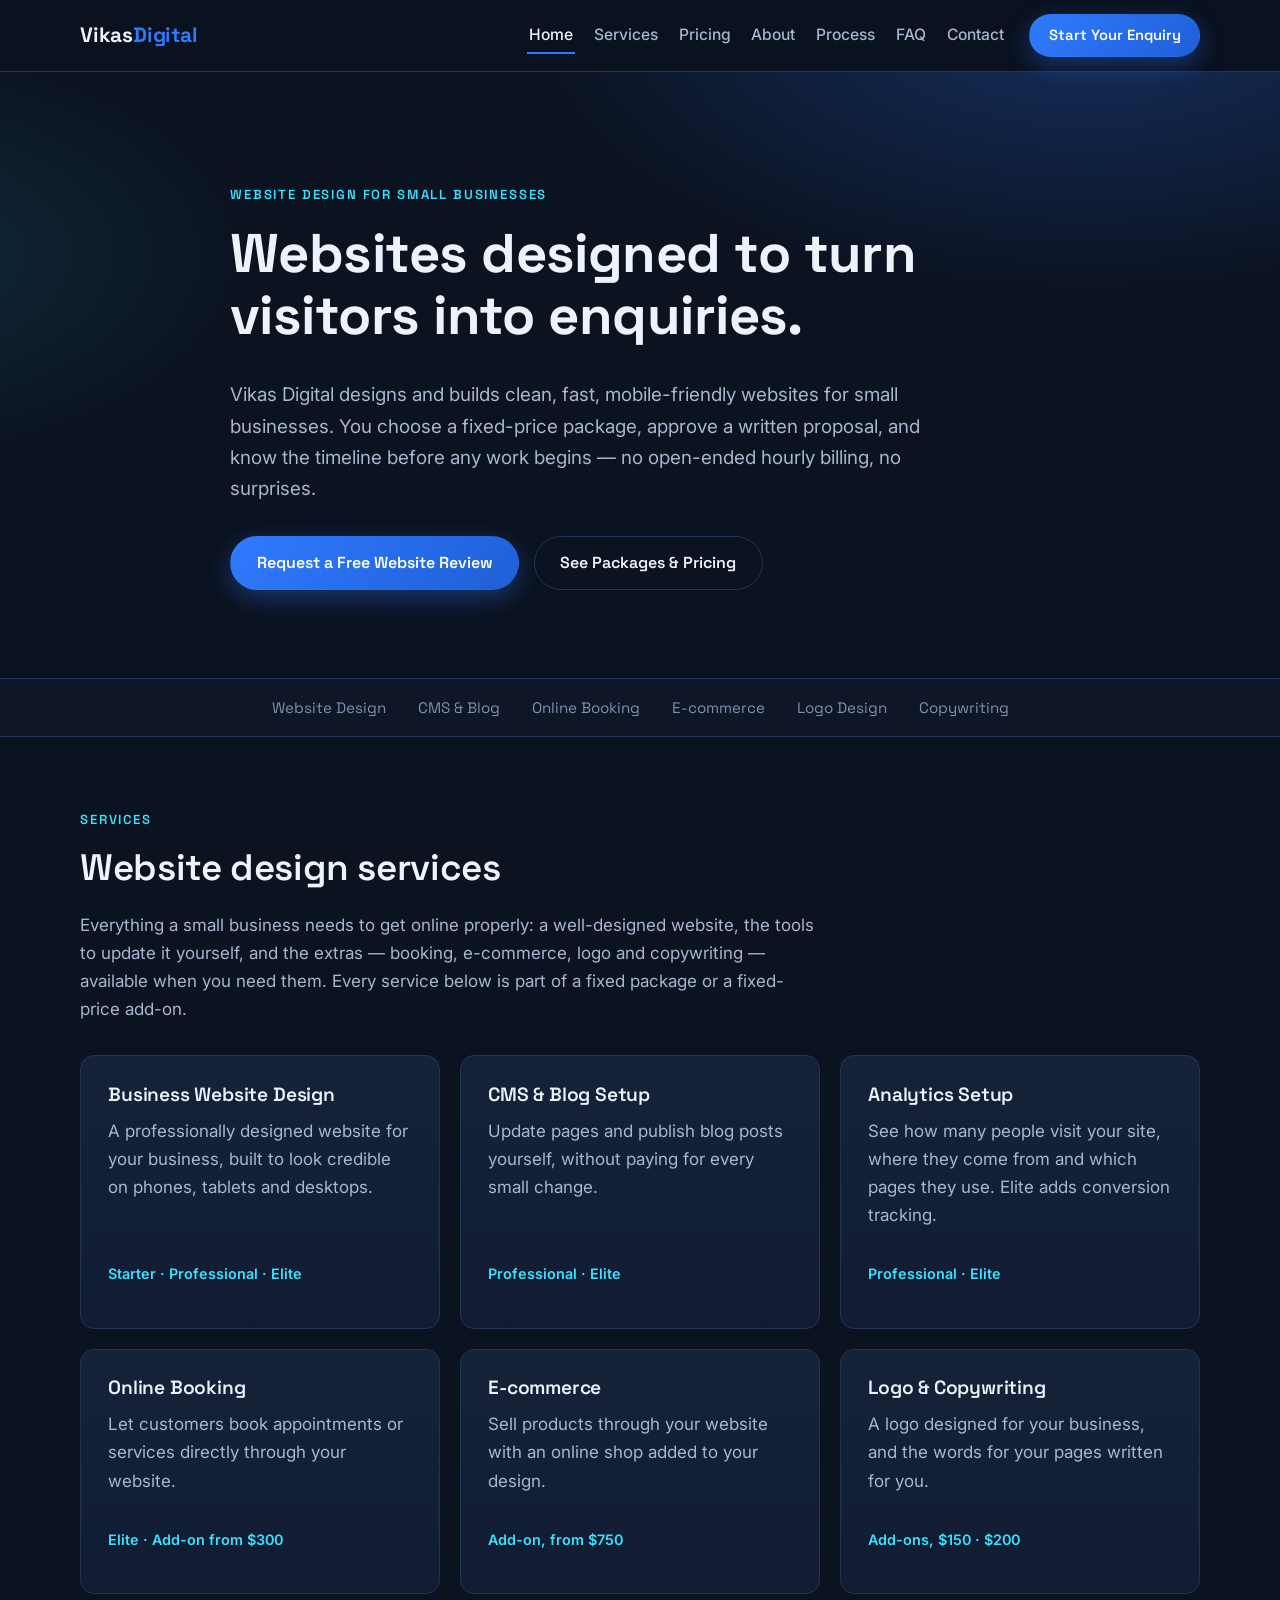
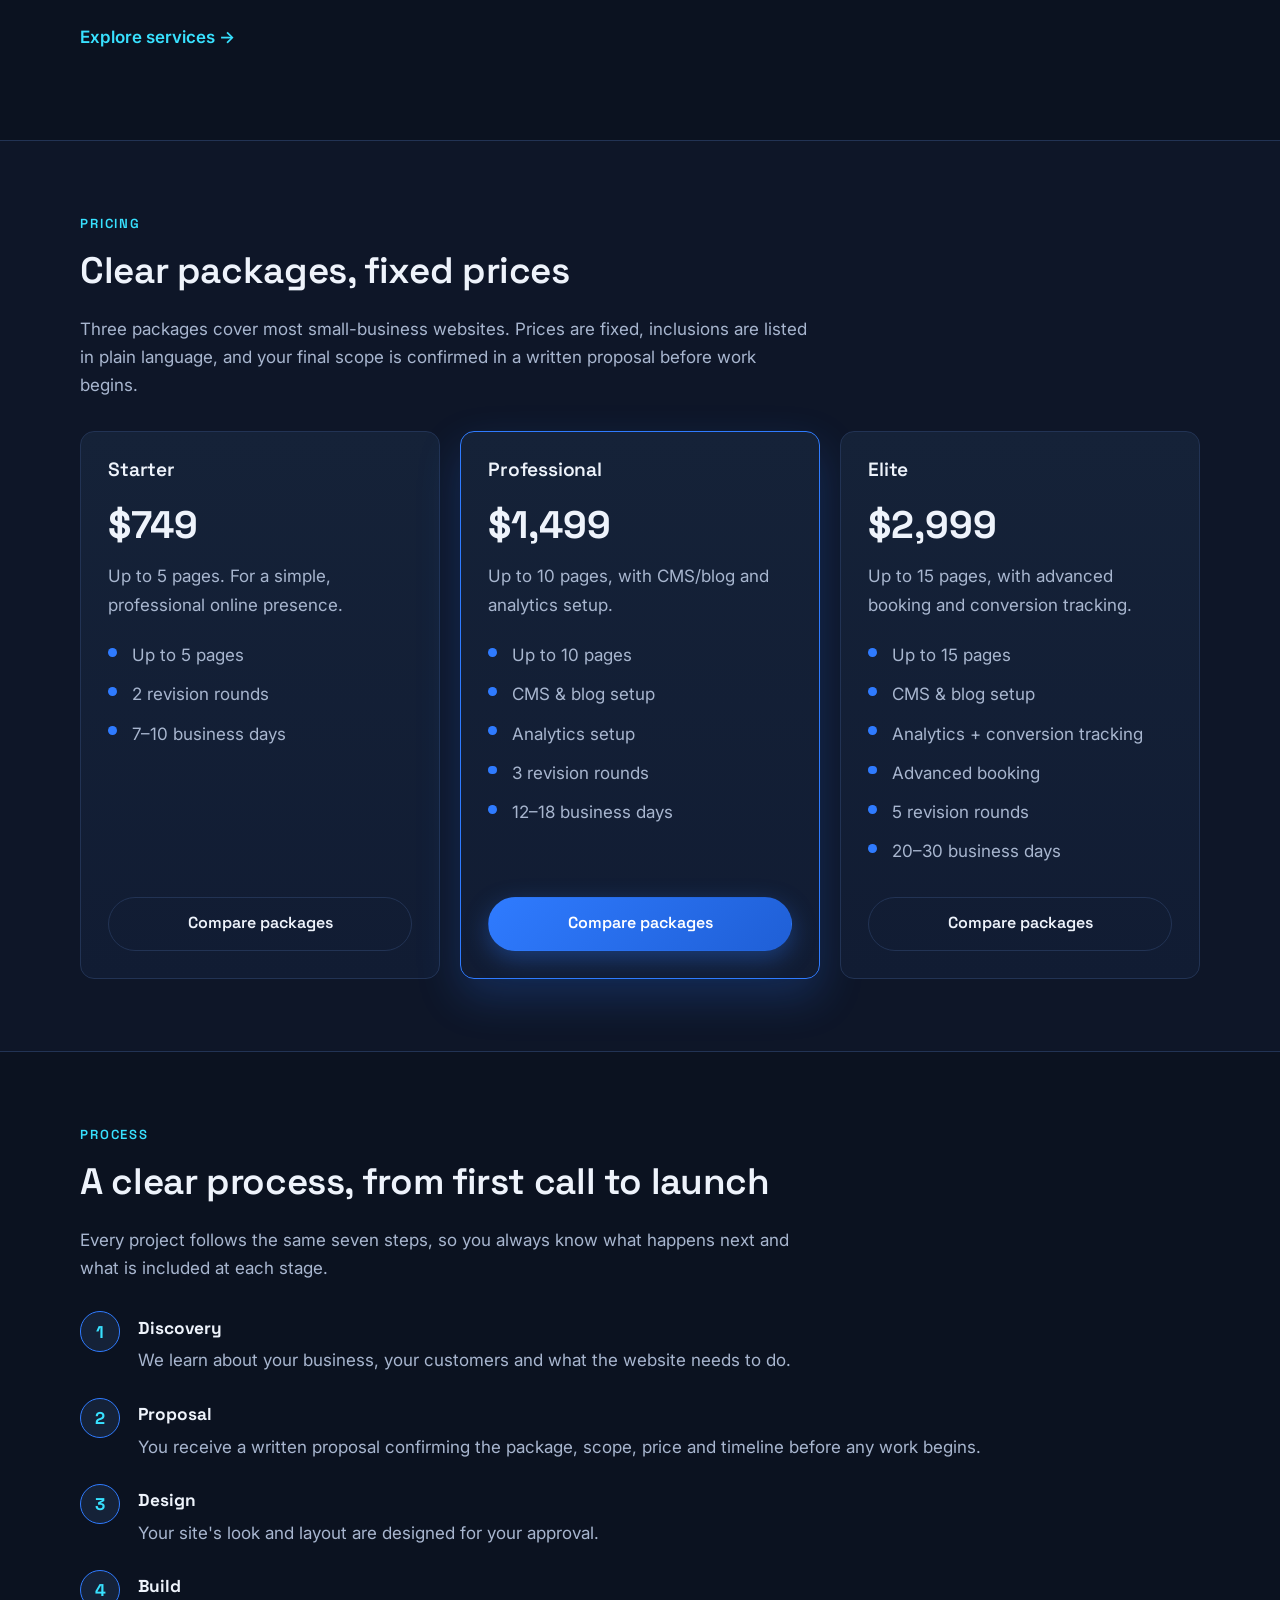
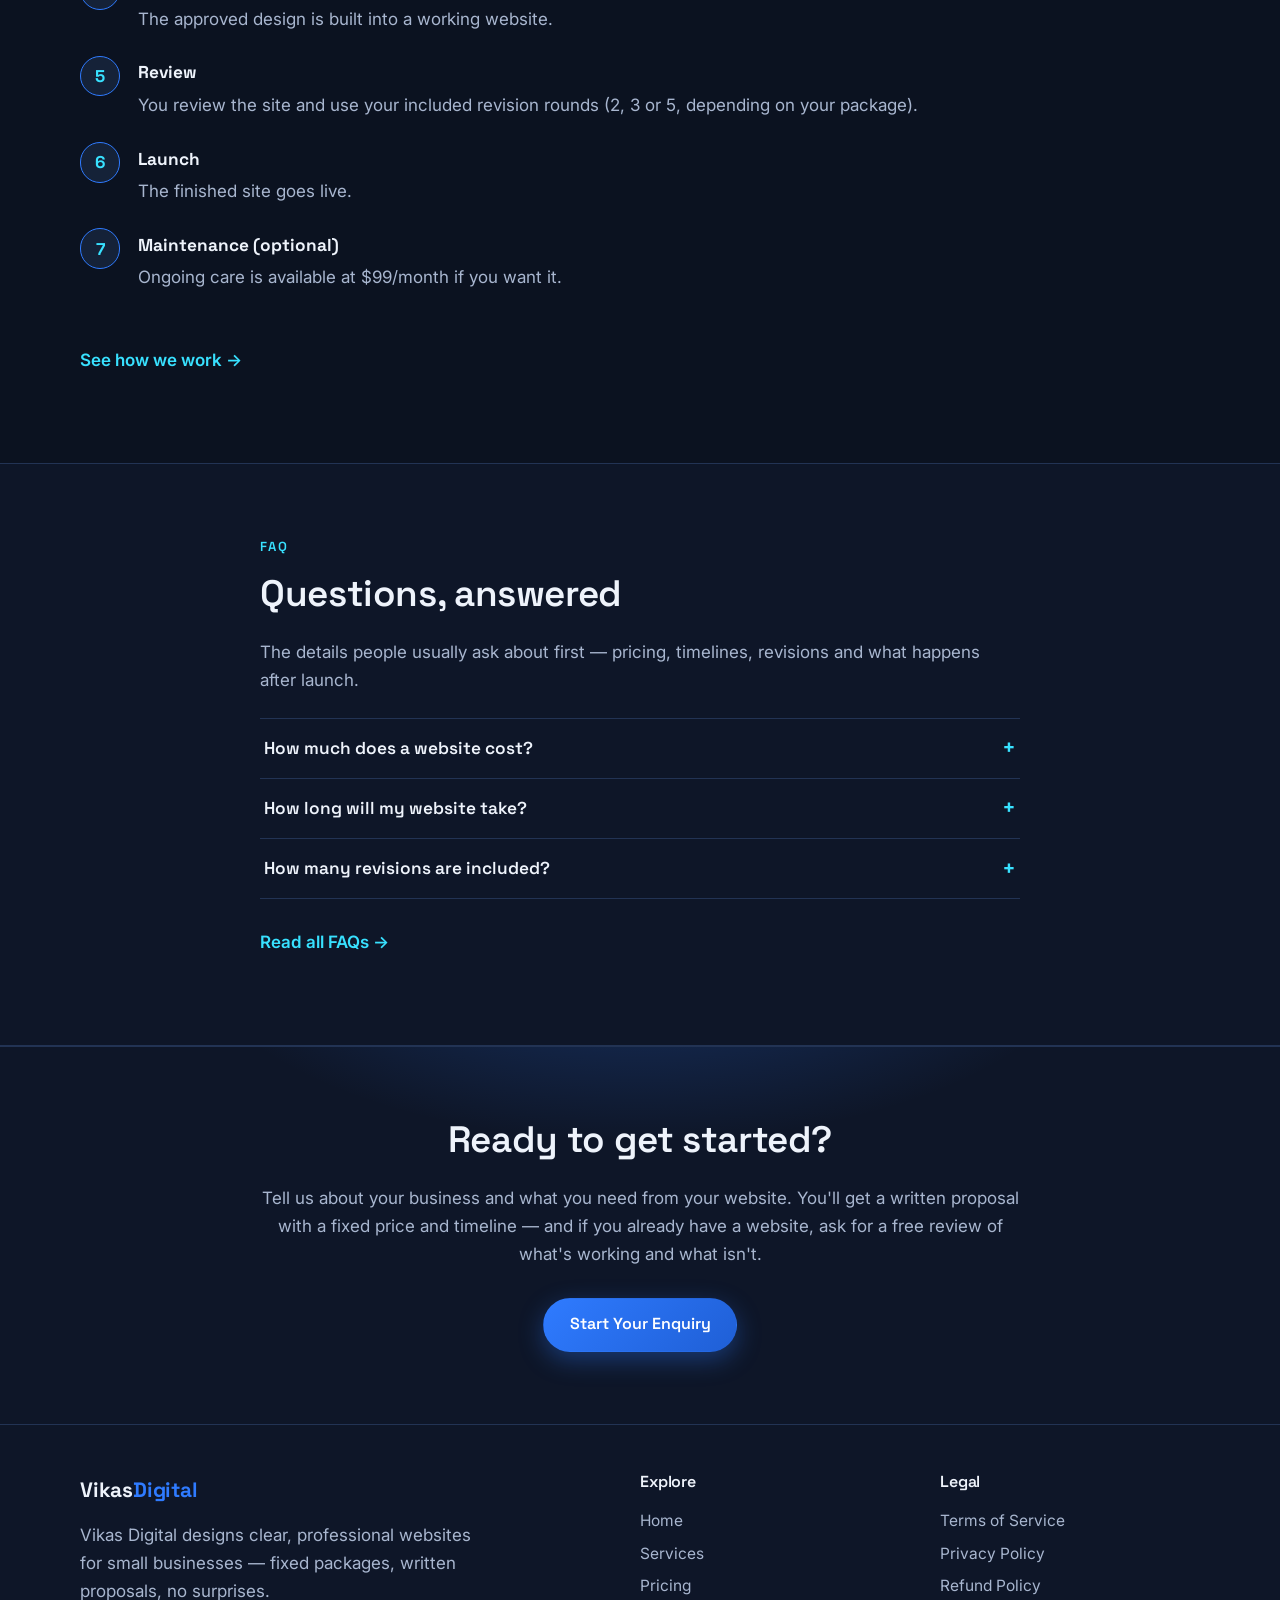
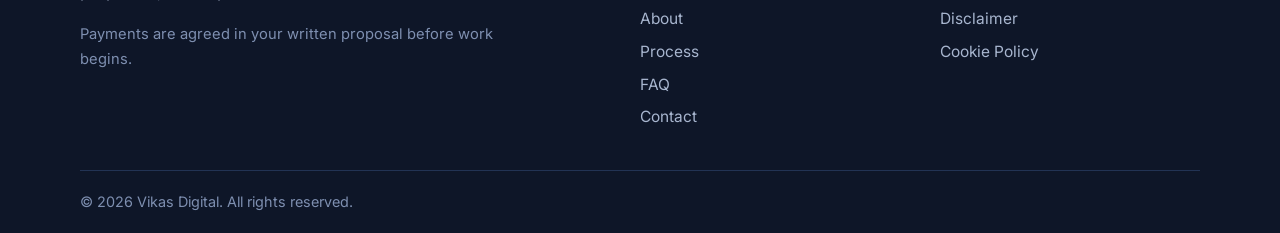
<file: index.html>
<!DOCTYPE html>
<html lang="en">
<head>
<meta charset="UTF-8">
<meta name="viewport" content="width=device-width, initial-scale=1.0">
<title>Vikas Digital — Website Design for Small Businesses</title>
<meta name="description" content="Vikas Digital designs clean, fast, mobile-friendly websites for small businesses — fixed-price packages, written proposals, no surprises.">
<meta property="og:title" content="Vikas Digital — Website Design for Small Businesses">
<meta property="og:description" content="Vikas Digital designs clean, fast, mobile-friendly websites for small businesses — fixed-price packages, written proposals, no surprises.">
<meta property="og:type" content="website">
<meta property="og:site_name" content="Vikas Digital">
<link rel="preconnect" href="https://fonts.googleapis.com">
<link rel="preconnect" href="https://fonts.gstatic.com" crossorigin>
<link href="https://fonts.googleapis.com/css2?family=Inter:wght@400;500;600&family=Space+Grotesk:wght@500;600;700&display=swap" rel="stylesheet">
<link rel="stylesheet" href="styles.css">
</head>
<body>
<a class="skip-link" href="#main">Skip to content</a>
<header class="site-header">
  <div class="container header-inner">
    <a class="logo" href="index.html" aria-label="Vikas Digital — home">Vikas<span>Digital</span></a>
    <nav class="site-nav" aria-label="Main navigation">
          <a href="index.html" class="active" aria-current="page">Home</a>
          <a href="services.html">Services</a>
          <a href="pricing.html">Pricing</a>
          <a href="about.html">About</a>
          <a href="process.html">Process</a>
          <a href="faq.html">FAQ</a>
          <a href="contact.html">Contact</a>
    </nav>
    <a class="btn btn-primary btn-sm header-cta" href="contact.html">Start Your Enquiry</a>
  </div>
</header>
<main id="main">

<section class="hero">
  <div class="container hero-inner">
    <p class="eyebrow">Website Design for Small Businesses</p>
    <h1>Websites designed to turn visitors into enquiries.</h1>
    <p class="lead">Vikas Digital designs and builds clean, fast, mobile-friendly websites for small businesses. You choose a fixed-price package, approve a written proposal, and know the timeline before any work begins — no open-ended hourly billing, no surprises.</p>
    <div class="hero-actions">
      <a class="btn btn-primary" href="contact.html">Request a Free Website Review</a>
      <a class="btn btn-ghost" href="pricing.html">See Packages &amp; Pricing</a>
    </div>
  </div>
</section>

<section class="strip" aria-label="Our services">
  <div class="container strip-inner">
    <span>Website Design</span><span>CMS &amp; Blog</span><span>Online Booking</span><span>E-commerce</span><span>Logo Design</span><span>Copywriting</span>
  </div>
</section>

<section class="section">
  <div class="container">
    <p class="eyebrow">Services</p>
    <h2>Website design services</h2>
    <p class="section-intro">Everything a small business needs to get online properly: a well-designed website, the tools to update it yourself, and the extras — booking, e-commerce, logo and copywriting — available when you need them. Every service below is part of a fixed package or a fixed-price add-on.</p>
    <div class="cards">
      <article class="card">
        <h3>Business Website Design</h3>
        <p>A professionally designed website for your business, built to look credible on phones, tablets and desktops.</p>
        <p class="card-meta">Starter · Professional · Elite</p>
      </article>
      <article class="card">
        <h3>CMS &amp; Blog Setup</h3>
        <p>Update pages and publish blog posts yourself, without paying for every small change.</p>
        <p class="card-meta">Professional · Elite</p>
      </article>
      <article class="card">
        <h3>Analytics Setup</h3>
        <p>See how many people visit your site, where they come from and which pages they use. Elite adds conversion tracking.</p>
        <p class="card-meta">Professional · Elite</p>
      </article>
      <article class="card">
        <h3>Online Booking</h3>
        <p>Let customers book appointments or services directly through your website.</p>
        <p class="card-meta">Elite · Add-on from $300</p>
      </article>
      <article class="card">
        <h3>E-commerce</h3>
        <p>Sell products through your website with an online shop added to your design.</p>
        <p class="card-meta">Add-on, from $750</p>
      </article>
      <article class="card">
        <h3>Logo &amp; Copywriting</h3>
        <p>A logo designed for your business, and the words for your pages written for you.</p>
        <p class="card-meta">Add-ons, $150 · $200</p>
      </article>
    </div>
    <p class="section-link"><a href="services.html">Explore services →</a></p>
  </div>
</section>

<section class="section section-alt">
  <div class="container">
    <p class="eyebrow">Pricing</p>
    <h2>Clear packages, fixed prices</h2>
    <p class="section-intro">Three packages cover most small-business websites. Prices are fixed, inclusions are listed in plain language, and your final scope is confirmed in a written proposal before work begins.</p>
    <div class="cards pricing-cards">
      <article class="card price-card">
        <h3>Starter</h3>
        <p class="price">$749</p>
        <p>Up to 5 pages. For a simple, professional online presence.</p>
        <ul>
          <li>Up to 5 pages</li>
          <li>2 revision rounds</li>
          <li>7–10 business days</li>
        </ul>
        <a class="btn btn-ghost" href="pricing.html">Compare packages</a>
      </article>
      <article class="card price-card featured">
        <h3>Professional</h3>
        <p class="price">$1,499</p>
        <p>Up to 10 pages, with CMS/blog and analytics setup.</p>
        <ul>
          <li>Up to 10 pages</li>
          <li>CMS &amp; blog setup</li>
          <li>Analytics setup</li>
          <li>3 revision rounds</li>
          <li>12–18 business days</li>
        </ul>
        <a class="btn btn-primary" href="pricing.html">Compare packages</a>
      </article>
      <article class="card price-card">
        <h3>Elite</h3>
        <p class="price">$2,999</p>
        <p>Up to 15 pages, with advanced booking and conversion tracking.</p>
        <ul>
          <li>Up to 15 pages</li>
          <li>CMS &amp; blog setup</li>
          <li>Analytics + conversion tracking</li>
          <li>Advanced booking</li>
          <li>5 revision rounds</li>
          <li>20–30 business days</li>
        </ul>
        <a class="btn btn-ghost" href="pricing.html">Compare packages</a>
      </article>
    </div>
  </div>
</section>

<section class="section">
  <div class="container">
    <p class="eyebrow">Process</p>
    <h2>A clear process, from first call to launch</h2>
    <p class="section-intro">Every project follows the same seven steps, so you always know what happens next and what is included at each stage.</p>
    <ol class="steps">
      <li><strong>Discovery</strong><span>We learn about your business, your customers and what the website needs to do.</span></li>
      <li><strong>Proposal</strong><span>You receive a written proposal confirming the package, scope, price and timeline before any work begins.</span></li>
      <li><strong>Design</strong><span>Your site's look and layout are designed for your approval.</span></li>
      <li><strong>Build</strong><span>The approved design is built into a working website.</span></li>
      <li><strong>Review</strong><span>You review the site and use your included revision rounds (2, 3 or 5, depending on your package).</span></li>
      <li><strong>Launch</strong><span>The finished site goes live.</span></li>
      <li><strong>Maintenance (optional)</strong><span>Ongoing care is available at $99/month if you want it.</span></li>
    </ol>
    <p class="section-link"><a href="process.html">See how we work →</a></p>
  </div>
</section>

<section class="section section-alt">
  <div class="container narrow">
    <p class="eyebrow">FAQ</p>
    <h2>Questions, answered</h2>
    <p class="section-intro">The details people usually ask about first — pricing, timelines, revisions and what happens after launch.</p>
    <div class="faq-list">
      <div class="faq-item">
        <h3><button class="faq-q" aria-expanded="false">How much does a website cost?<span class="faq-icon" aria-hidden="true">+</span></button></h3>
        <div class="faq-a" hidden>
          <p>Our websites are sold as fixed-price packages: Starter is $749 for up to 5 pages, Professional is $1,499 for up to 10 pages with CMS/blog and analytics setup, and Elite is $2,999 for up to 15 pages with advanced booking and conversion tracking. Add-ons are priced individually — for example extra pages at $100 each and copywriting at $200. Your final price is confirmed in a written proposal before any work begins.</p>
        </div>
      </div>
      <div class="faq-item">
        <h3><button class="faq-q" aria-expanded="false">How long will my website take?<span class="faq-icon" aria-hidden="true">+</span></button></h3>
        <div class="faq-a" hidden>
          <p>Timelines depend on the package: Starter takes 7–10 business days, Professional 12–18 business days, and Elite 20–30 business days. The timeline starts once your proposal is approved and we have the content we need from you.</p>
        </div>
      </div>
      <div class="faq-item">
        <h3><button class="faq-q" aria-expanded="false">How many revisions are included?<span class="faq-icon" aria-hidden="true">+</span></button></h3>
        <div class="faq-a" hidden>
          <p>Starter includes 2 revision rounds, Professional includes 3, and Elite includes 5. Revisions happen at the review stage, after the site is built. If you need more, extra revision rounds are available at $50 each.</p>
        </div>
      </div>
    </div>
    <p class="section-link"><a href="faq.html">Read all FAQs →</a></p>
  </div>
</section>

<section class="cta-band">
  <div class="container narrow center">
    <h2>Ready to get started?</h2>
    <p>Tell us about your business and what you need from your website. You'll get a written proposal with a fixed price and timeline — and if you already have a website, ask for a free review of what's working and what isn't.</p>
    <a class="btn btn-primary" href="contact.html">Start Your Enquiry</a>
  </div>
</section>

</main>
<footer class="site-footer">
  <div class="container footer-grid">
    <div class="footer-brand">
      <a class="logo" href="index.html">Vikas<span>Digital</span></a>
      <p>Vikas Digital designs clear, professional websites for small businesses — fixed packages, written proposals, no surprises.</p>
      <p class="footer-note">Payments are agreed in your written proposal before work begins.</p>
    </div>
    <nav class="footer-col" aria-label="Site navigation">
      <h3>Explore</h3>
          <a href="index.html">Home</a>
          <a href="services.html">Services</a>
          <a href="pricing.html">Pricing</a>
          <a href="about.html">About</a>
          <a href="process.html">Process</a>
          <a href="faq.html">FAQ</a>
          <a href="contact.html">Contact</a>
    </nav>
    <nav class="footer-col" aria-label="Legal">
      <h3>Legal</h3>
          <a href="terms.html">Terms of Service</a>
          <a href="privacy-policy.html">Privacy Policy</a>
          <a href="refund-policy.html">Refund Policy</a>
          <a href="disclaimer.html">Disclaimer</a>
          <a href="cookie-policy.html">Cookie Policy</a>
    </nav>
  </div>
  <div class="container footer-bottom">
    <p>© 2026 Vikas Digital. All rights reserved.</p>
  </div>
</footer>
<script src="script.js" defer></script>
</body>
</html>
</file>
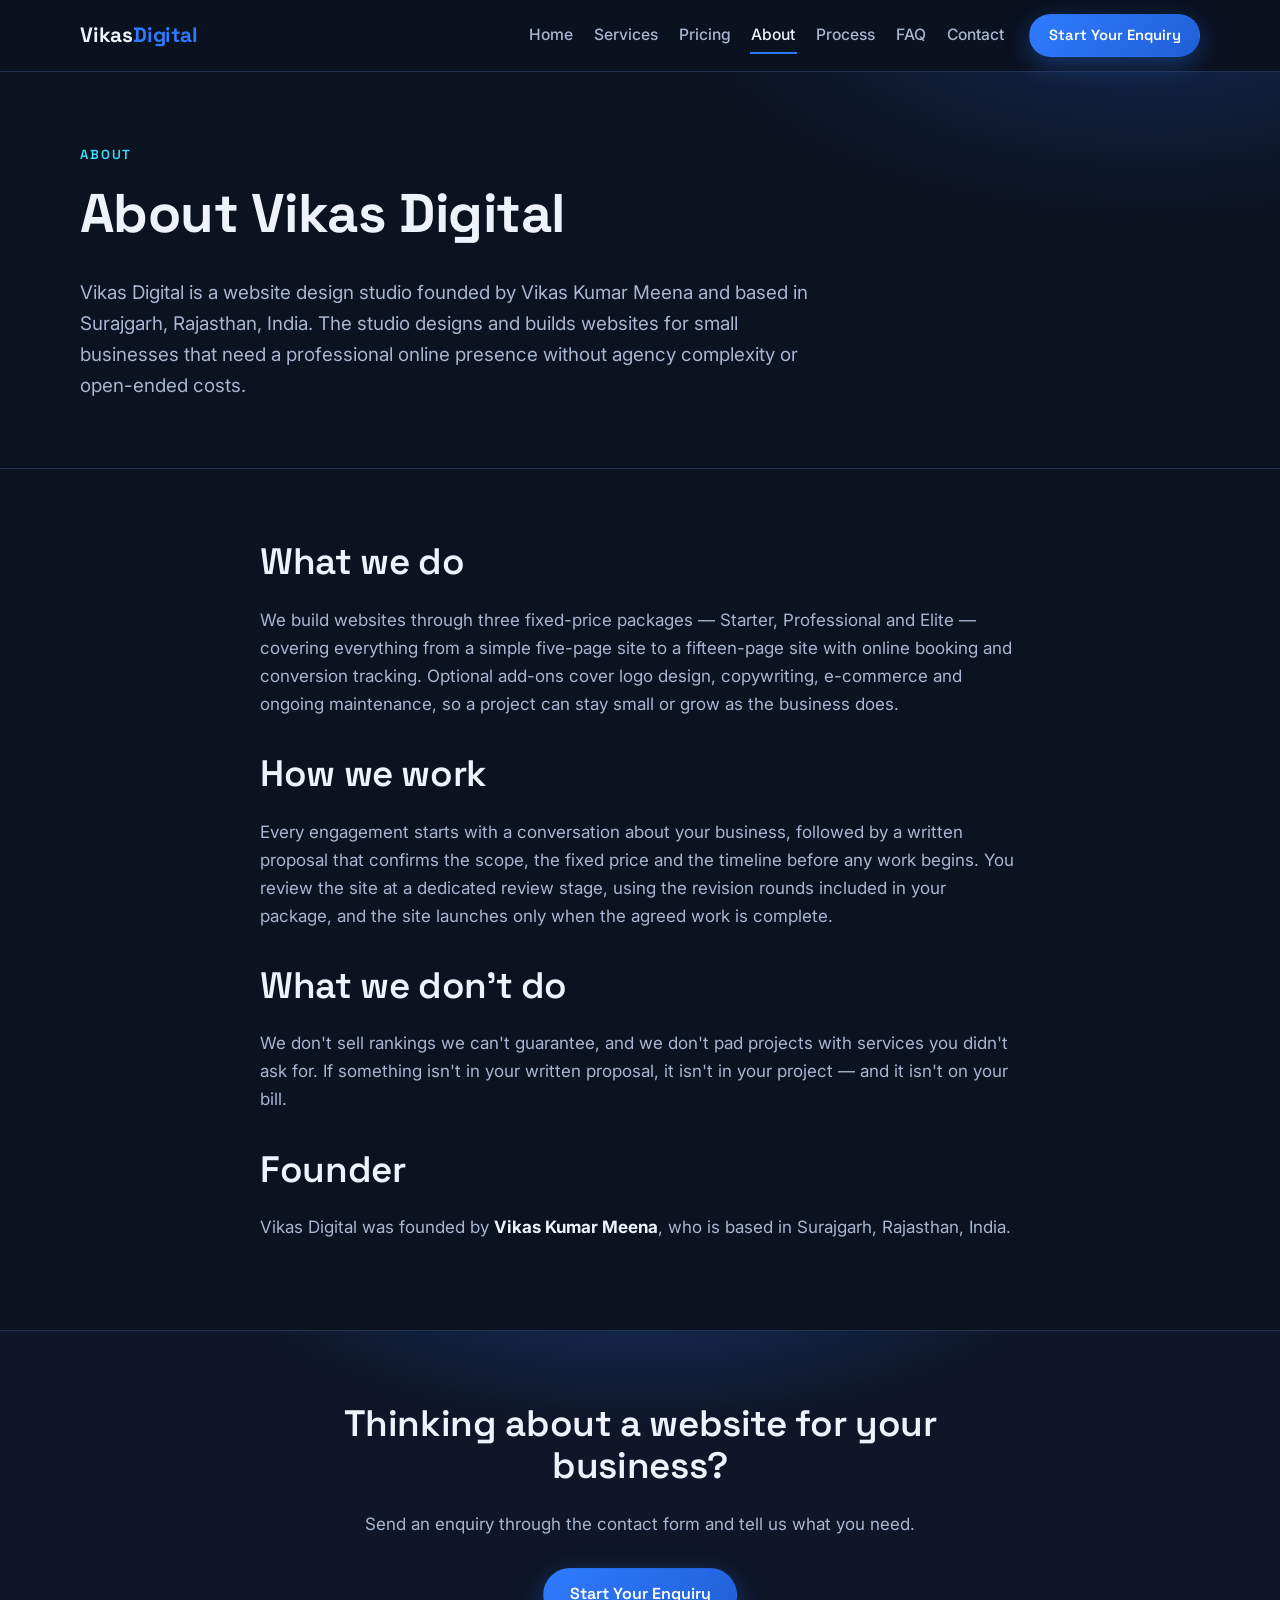
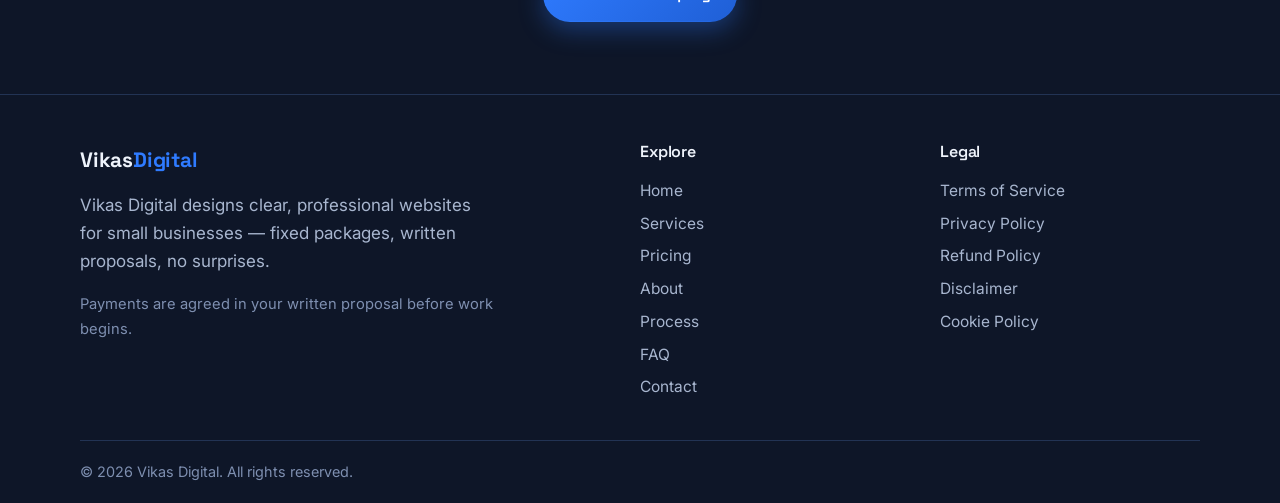
<file: about.html>
<!DOCTYPE html>
<html lang="en">
<head>
<meta charset="UTF-8">
<meta name="viewport" content="width=device-width, initial-scale=1.0">
<title>About — Vikas Digital</title>
<meta name="description" content="Vikas Digital is a website design studio founded by Vikas Kumar Meena in Surajgarh, Rajasthan, India — fixed-price website packages for small businesses.">
<meta property="og:title" content="About — Vikas Digital">
<meta property="og:description" content="Vikas Digital is a website design studio founded by Vikas Kumar Meena in Surajgarh, Rajasthan, India — fixed-price website packages for small businesses.">
<meta property="og:type" content="website">
<meta property="og:site_name" content="Vikas Digital">
<link rel="preconnect" href="https://fonts.googleapis.com">
<link rel="preconnect" href="https://fonts.gstatic.com" crossorigin>
<link href="https://fonts.googleapis.com/css2?family=Inter:wght@400;500;600&family=Space+Grotesk:wght@500;600;700&display=swap" rel="stylesheet">
<link rel="stylesheet" href="styles.css">
</head>
<body>
<a class="skip-link" href="#main">Skip to content</a>
<header class="site-header">
  <div class="container header-inner">
    <a class="logo" href="index.html" aria-label="Vikas Digital — home">Vikas<span>Digital</span></a>
    <nav class="site-nav" aria-label="Main navigation">
          <a href="index.html">Home</a>
          <a href="services.html">Services</a>
          <a href="pricing.html">Pricing</a>
          <a href="about.html" class="active" aria-current="page">About</a>
          <a href="process.html">Process</a>
          <a href="faq.html">FAQ</a>
          <a href="contact.html">Contact</a>
    </nav>
    <a class="btn btn-primary btn-sm header-cta" href="contact.html">Start Your Enquiry</a>
  </div>
</header>
<main id="main">

<section class="page-hero">
  <div class="container">
    <p class="eyebrow">About</p>
    <h1>About Vikas Digital</h1>
    <p class="lead">Vikas Digital is a website design studio founded by Vikas Kumar Meena and based in Surajgarh, Rajasthan, India. The studio designs and builds websites for small businesses that need a professional online presence without agency complexity or open-ended costs.</p>
  </div>
</section>

<section class="section">
  <div class="container narrow prose">
    <h2>What we do</h2>
    <p>We build websites through three fixed-price packages — Starter, Professional and Elite — covering everything from a simple five-page site to a fifteen-page site with online booking and conversion tracking. Optional add-ons cover logo design, copywriting, e-commerce and ongoing maintenance, so a project can stay small or grow as the business does.</p>
    <h2>How we work</h2>
    <p>Every engagement starts with a conversation about your business, followed by a written proposal that confirms the scope, the fixed price and the timeline before any work begins. You review the site at a dedicated review stage, using the revision rounds included in your package, and the site launches only when the agreed work is complete.</p>
    <h2>What we don't do</h2>
    <p>We don't sell rankings we can't guarantee, and we don't pad projects with services you didn't ask for. If something isn't in your written proposal, it isn't in your project — and it isn't on your bill.</p>
    <h2>Founder</h2>
    <p>Vikas Digital was founded by <strong>Vikas Kumar Meena</strong>, who is based in Surajgarh, Rajasthan, India.</p>
  </div>
</section>

<section class="cta-band">
  <div class="container narrow center">
    <h2>Thinking about a website for your business?</h2>
    <p>Send an enquiry through the contact form and tell us what you need.</p>
    <a class="btn btn-primary" href="contact.html">Start Your Enquiry</a>
  </div>
</section>

</main>
<footer class="site-footer">
  <div class="container footer-grid">
    <div class="footer-brand">
      <a class="logo" href="index.html">Vikas<span>Digital</span></a>
      <p>Vikas Digital designs clear, professional websites for small businesses — fixed packages, written proposals, no surprises.</p>
      <p class="footer-note">Payments are agreed in your written proposal before work begins.</p>
    </div>
    <nav class="footer-col" aria-label="Site navigation">
      <h3>Explore</h3>
          <a href="index.html">Home</a>
          <a href="services.html">Services</a>
          <a href="pricing.html">Pricing</a>
          <a href="about.html">About</a>
          <a href="process.html">Process</a>
          <a href="faq.html">FAQ</a>
          <a href="contact.html">Contact</a>
    </nav>
    <nav class="footer-col" aria-label="Legal">
      <h3>Legal</h3>
          <a href="terms.html">Terms of Service</a>
          <a href="privacy-policy.html">Privacy Policy</a>
          <a href="refund-policy.html">Refund Policy</a>
          <a href="disclaimer.html">Disclaimer</a>
          <a href="cookie-policy.html">Cookie Policy</a>
    </nav>
  </div>
  <div class="container footer-bottom">
    <p>© 2026 Vikas Digital. All rights reserved.</p>
  </div>
</footer>
<script src="script.js" defer></script>
</body>
</html>
</file>
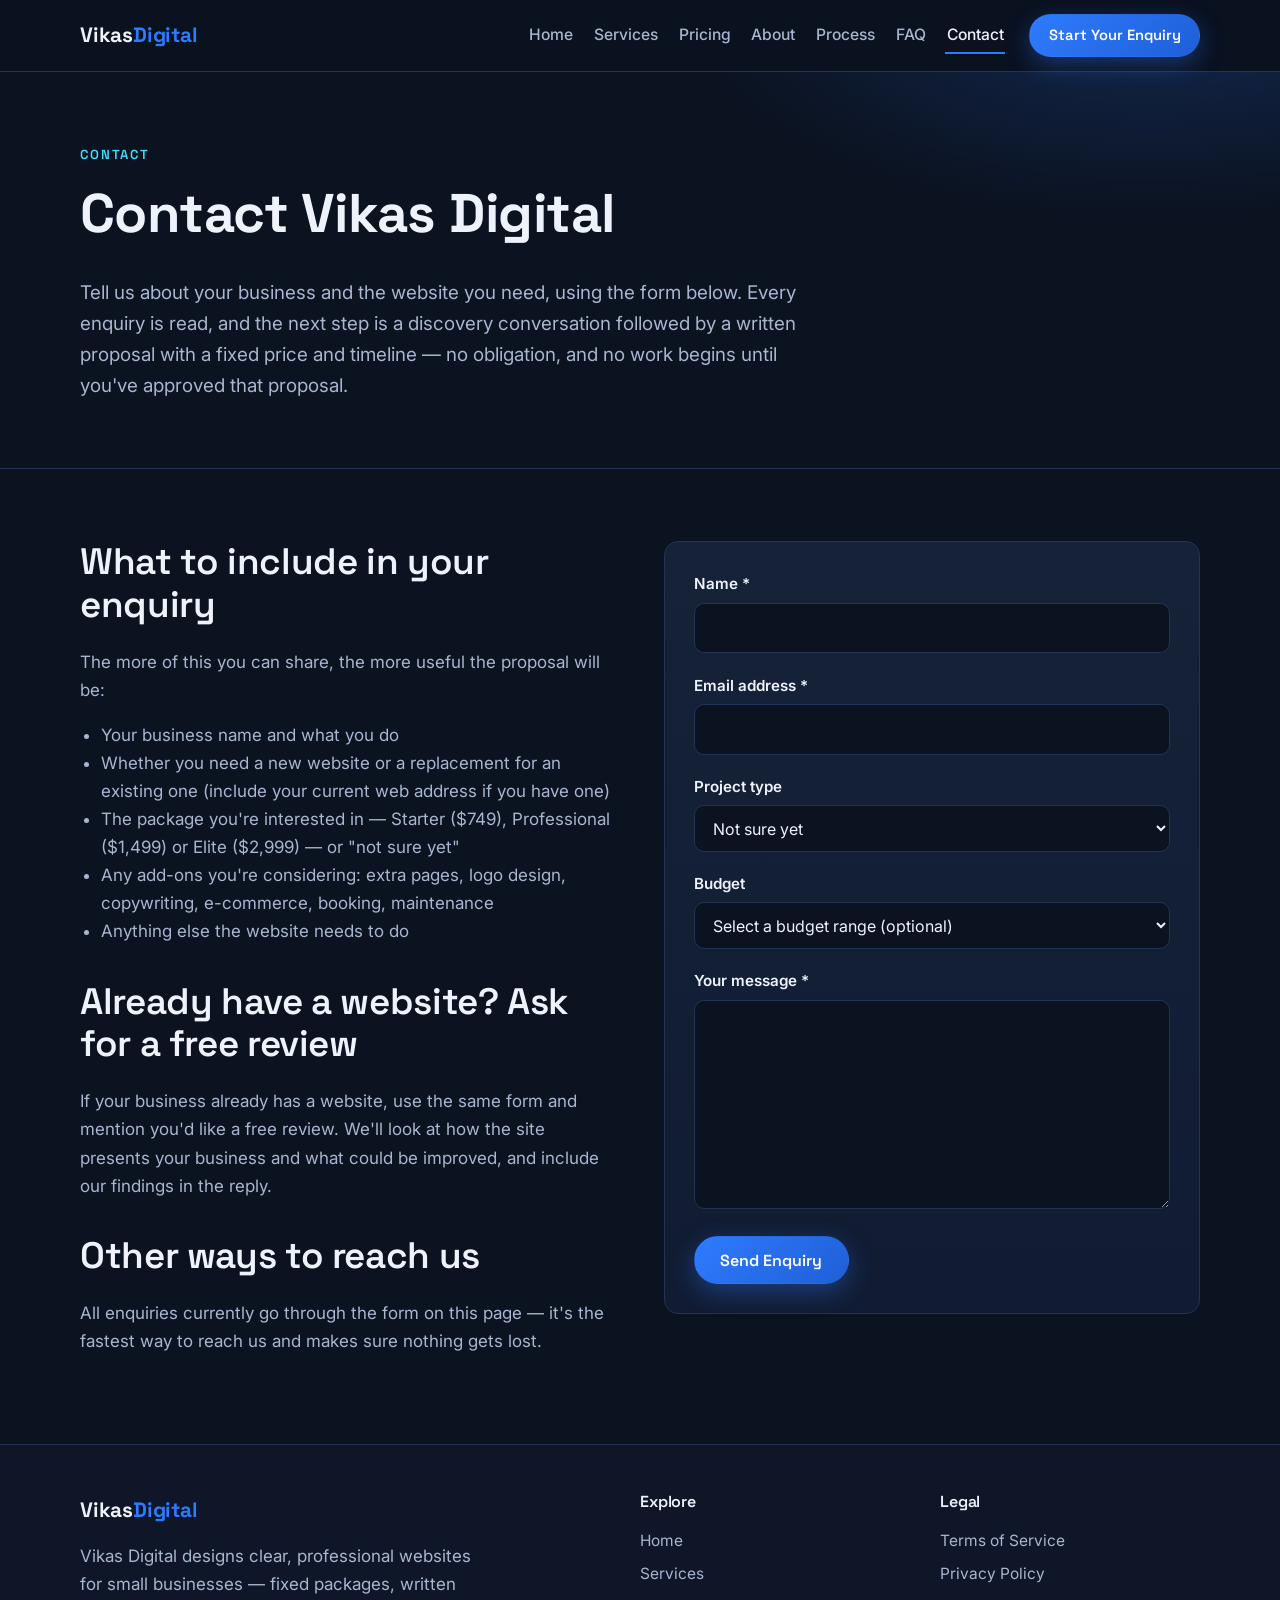
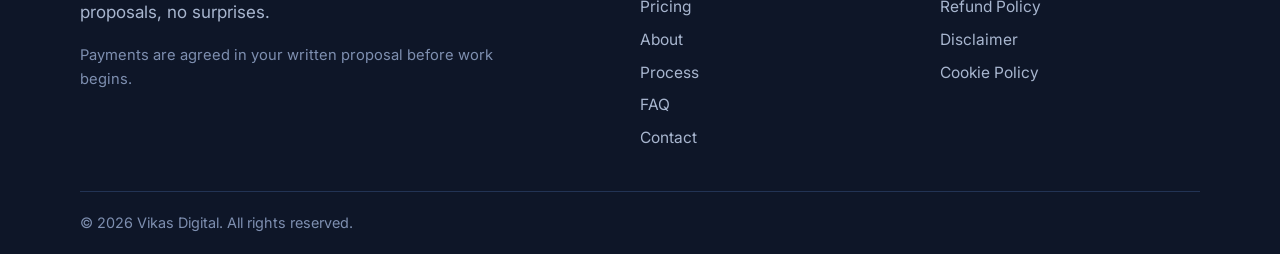
<file: contact.html>
<!DOCTYPE html>
<html lang="en">
<head>
<meta charset="UTF-8">
<meta name="viewport" content="width=device-width, initial-scale=1.0">
<title>Contact — Vikas Digital</title>
<meta name="description" content="Send an enquiry to Vikas Digital about a website for your business, or ask for a free review of your existing website.">
<meta property="og:title" content="Contact — Vikas Digital">
<meta property="og:description" content="Send an enquiry to Vikas Digital about a website for your business, or ask for a free review of your existing website.">
<meta property="og:type" content="website">
<meta property="og:site_name" content="Vikas Digital">
<link rel="preconnect" href="https://fonts.googleapis.com">
<link rel="preconnect" href="https://fonts.gstatic.com" crossorigin>
<link href="https://fonts.googleapis.com/css2?family=Inter:wght@400;500;600&family=Space+Grotesk:wght@500;600;700&display=swap" rel="stylesheet">
<link rel="stylesheet" href="styles.css">
</head>
<body>
<a class="skip-link" href="#main">Skip to content</a>
<header class="site-header">
  <div class="container header-inner">
    <a class="logo" href="index.html" aria-label="Vikas Digital — home">Vikas<span>Digital</span></a>
    <nav class="site-nav" aria-label="Main navigation">
          <a href="index.html">Home</a>
          <a href="services.html">Services</a>
          <a href="pricing.html">Pricing</a>
          <a href="about.html">About</a>
          <a href="process.html">Process</a>
          <a href="faq.html">FAQ</a>
          <a href="contact.html" class="active" aria-current="page">Contact</a>
    </nav>
    <a class="btn btn-primary btn-sm header-cta" href="contact.html">Start Your Enquiry</a>
  </div>
</header>
<main id="main">

<section class="page-hero">
  <div class="container">
    <p class="eyebrow">Contact</p>
    <h1>Contact Vikas Digital</h1>
    <p class="lead">Tell us about your business and the website you need, using the form below. Every enquiry is read, and the next step is a discovery conversation followed by a written proposal with a fixed price and timeline — no obligation, and no work begins until you've approved that proposal.</p>
  </div>
</section>

<section class="section">
  <div class="container contact-grid">
    <div class="prose">
      <h2>What to include in your enquiry</h2>
      <p>The more of this you can share, the more useful the proposal will be:</p>
      <ul>
        <li>Your business name and what you do</li>
        <li>Whether you need a new website or a replacement for an existing one (include your current web address if you have one)</li>
        <li>The package you're interested in — Starter ($749), Professional ($1,499) or Elite ($2,999) — or "not sure yet"</li>
        <li>Any add-ons you're considering: extra pages, logo design, copywriting, e-commerce, booking, maintenance</li>
        <li>Anything else the website needs to do</li>
      </ul>
      <h2>Already have a website? Ask for a free review</h2>
      <p>If your business already has a website, use the same form and mention you'd like a free review. We'll look at how the site presents your business and what could be improved, and include our findings in the reply.</p>
      <h2>Other ways to reach us</h2>
      <p>All enquiries currently go through the form on this page — it's the fastest way to reach us and makes sure nothing gets lost.</p>
    </div>
    <form class="contact-form" name="contact" method="POST" data-netlify="true" action="contact.html?sent=1">
      <input type="hidden" name="form-name" value="contact">
      <div class="field">
        <label for="cf-name">Name <span aria-hidden="true">*</span></label>
        <input id="cf-name" name="name" type="text" autocomplete="name" required>
      </div>
      <div class="field">
        <label for="cf-email">Email address <span aria-hidden="true">*</span></label>
        <input id="cf-email" name="email" type="email" autocomplete="email" required>
      </div>
      <div class="field">
        <label for="cf-type">Project type</label>
        <select id="cf-type" name="project-type">
          <option value="not-sure">Not sure yet</option>
          <option value="starter">Starter — $749</option>
          <option value="professional">Professional — $1,499</option>
          <option value="elite">Elite — $2,999</option>
          <option value="free-review">Free review of my existing website</option>
          <option value="other">Something else</option>
        </select>
      </div>
      <div class="field">
        <label for="cf-budget">Budget</label>
        <select id="cf-budget" name="budget">
          <option value="">Select a budget range (optional)</option>
          <option value="under-749">Under $749</option>
          <option value="749-1499">$749 – $1,499</option>
          <option value="1500-2999">$1,500 – $2,999</option>
          <option value="3000-plus">$3,000+</option>
        </select>
      </div>
      <div class="field">
        <label for="cf-message">Your message <span aria-hidden="true">*</span></label>
        <textarea id="cf-message" name="message" rows="7" required></textarea>
      </div>
      <button class="btn btn-primary" type="submit">Send Enquiry</button>
      <p class="form-note" id="form-sent" hidden>Thank you — your enquiry has been sent. We'll reply to the email address you provided.</p>
    </form>
  </div>
</section>

</main>
<footer class="site-footer">
  <div class="container footer-grid">
    <div class="footer-brand">
      <a class="logo" href="index.html">Vikas<span>Digital</span></a>
      <p>Vikas Digital designs clear, professional websites for small businesses — fixed packages, written proposals, no surprises.</p>
      <p class="footer-note">Payments are agreed in your written proposal before work begins.</p>
    </div>
    <nav class="footer-col" aria-label="Site navigation">
      <h3>Explore</h3>
          <a href="index.html">Home</a>
          <a href="services.html">Services</a>
          <a href="pricing.html">Pricing</a>
          <a href="about.html">About</a>
          <a href="process.html">Process</a>
          <a href="faq.html">FAQ</a>
          <a href="contact.html">Contact</a>
    </nav>
    <nav class="footer-col" aria-label="Legal">
      <h3>Legal</h3>
          <a href="terms.html">Terms of Service</a>
          <a href="privacy-policy.html">Privacy Policy</a>
          <a href="refund-policy.html">Refund Policy</a>
          <a href="disclaimer.html">Disclaimer</a>
          <a href="cookie-policy.html">Cookie Policy</a>
    </nav>
  </div>
  <div class="container footer-bottom">
    <p>© 2026 Vikas Digital. All rights reserved.</p>
  </div>
</footer>
<script src="script.js" defer></script>
</body>
</html>
</file>
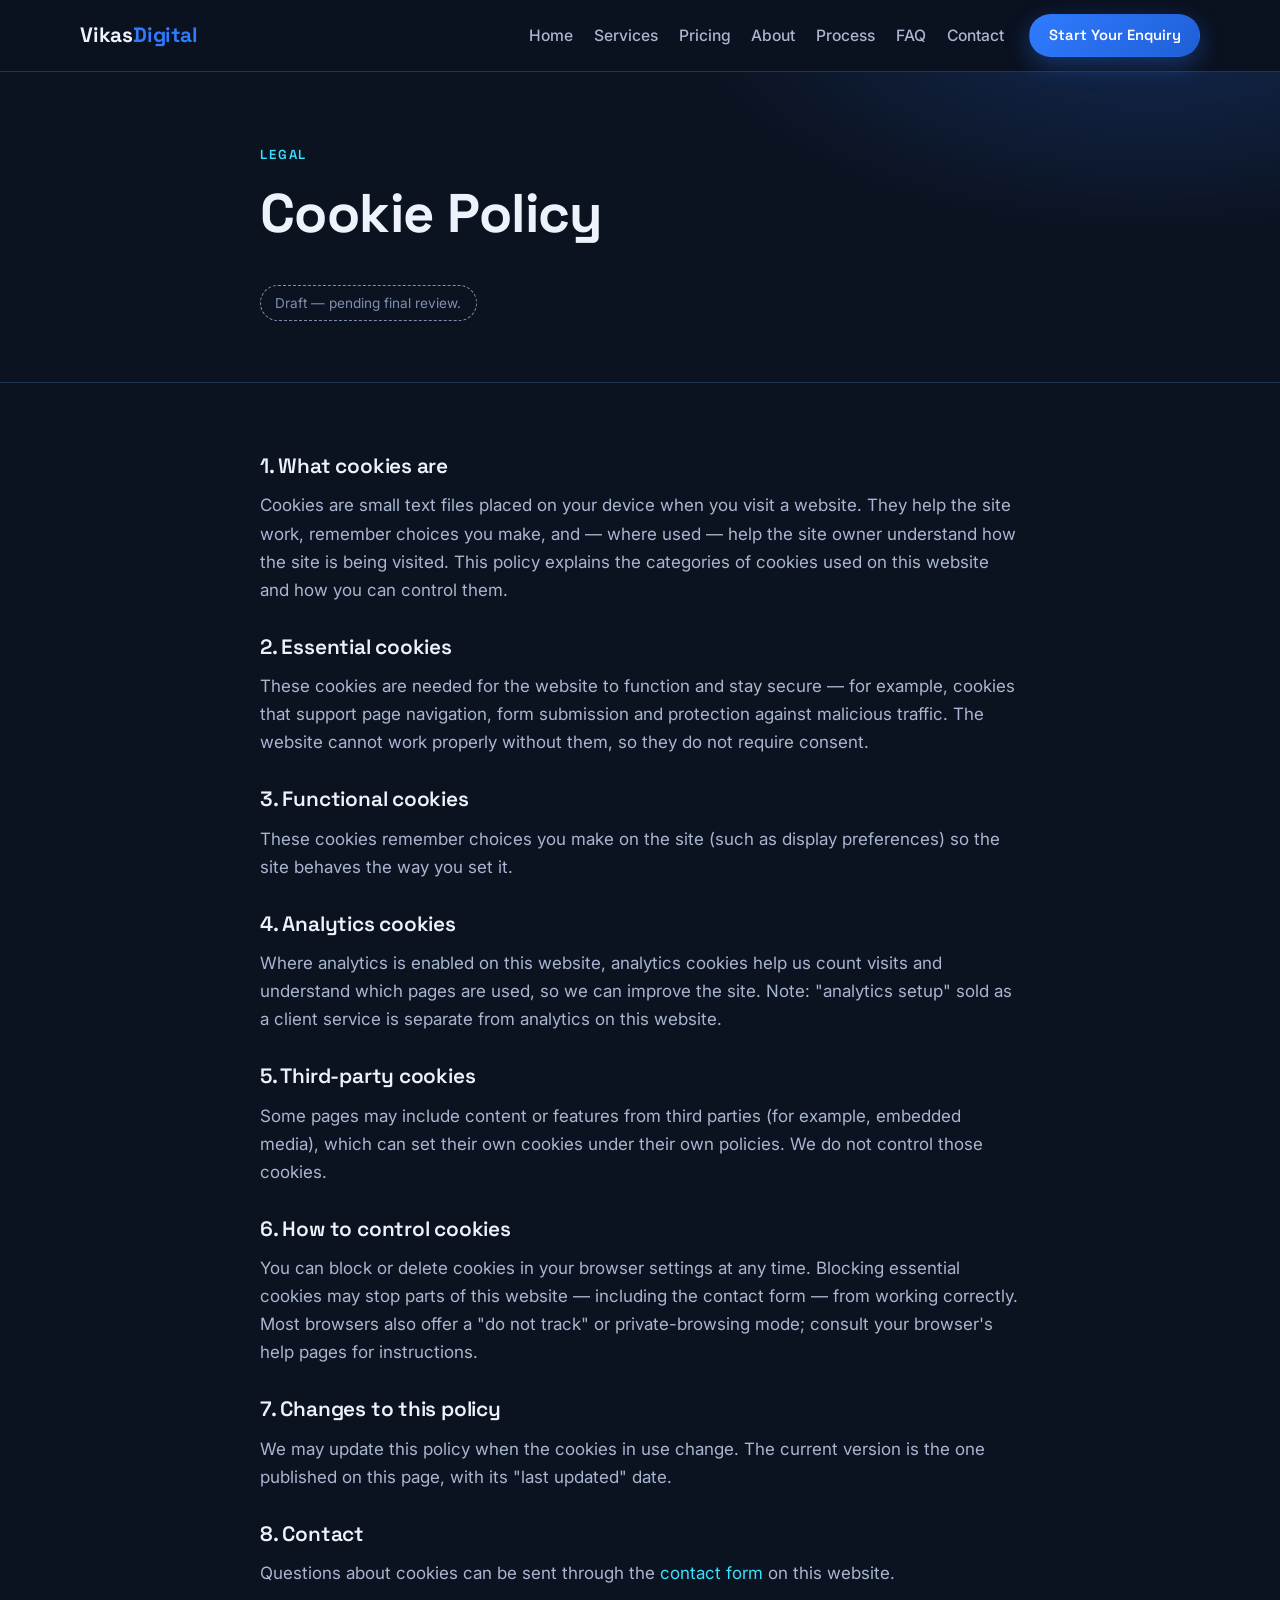
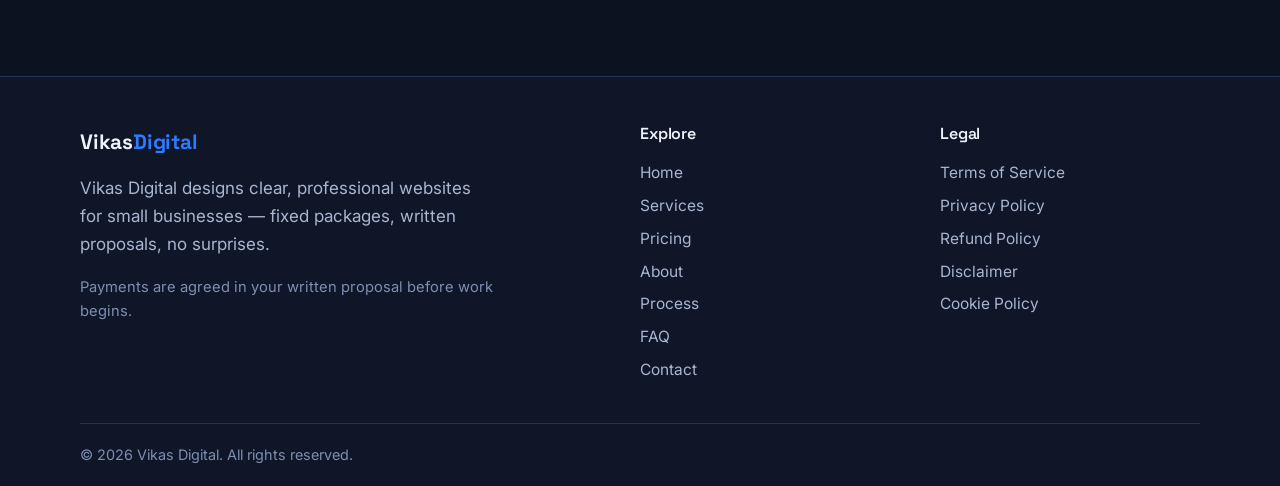
<file: cookie-policy.html>
<!DOCTYPE html>
<html lang="en">
<head>
<meta charset="UTF-8">
<meta name="viewport" content="width=device-width, initial-scale=1.0">
<title>Cookie Policy — Vikas Digital</title>
<meta name="description" content="The categories of cookies used on the Vikas Digital website and how to control them.">
<meta property="og:title" content="Cookie Policy — Vikas Digital">
<meta property="og:description" content="The categories of cookies used on the Vikas Digital website and how to control them.">
<meta property="og:type" content="website">
<meta property="og:site_name" content="Vikas Digital">
<link rel="preconnect" href="https://fonts.googleapis.com">
<link rel="preconnect" href="https://fonts.gstatic.com" crossorigin>
<link href="https://fonts.googleapis.com/css2?family=Inter:wght@400;500;600&family=Space+Grotesk:wght@500;600;700&display=swap" rel="stylesheet">
<link rel="stylesheet" href="styles.css">
</head>
<body>
<a class="skip-link" href="#main">Skip to content</a>
<header class="site-header">
  <div class="container header-inner">
    <a class="logo" href="index.html" aria-label="Vikas Digital — home">Vikas<span>Digital</span></a>
    <nav class="site-nav" aria-label="Main navigation">
          <a href="index.html">Home</a>
          <a href="services.html">Services</a>
          <a href="pricing.html">Pricing</a>
          <a href="about.html">About</a>
          <a href="process.html">Process</a>
          <a href="faq.html">FAQ</a>
          <a href="contact.html">Contact</a>
    </nav>
    <a class="btn btn-primary btn-sm header-cta" href="contact.html">Start Your Enquiry</a>
  </div>
</header>
<main id="main">

<section class="page-hero">
  <div class="container narrow">
    <p class="eyebrow">Legal</p>
    <h1>Cookie Policy</h1>
    <p class="draft-notice" role="note">Draft — pending final review.</p>
  </div>
</section>
<section class="section">
  <div class="container narrow prose legal">
      <h2>1. What cookies are</h2>
        <p>Cookies are small text files placed on your device when you visit a website. They help the site work, remember choices you make, and — where used — help the site owner understand how the site is being visited. This policy explains the categories of cookies used on this website and how you can control them.</p>
      <h2>2. Essential cookies</h2>
        <p>These cookies are needed for the website to function and stay secure — for example, cookies that support page navigation, form submission and protection against malicious traffic. The website cannot work properly without them, so they do not require consent.</p>
      <h2>3. Functional cookies</h2>
        <p>These cookies remember choices you make on the site (such as display preferences) so the site behaves the way you set it.</p>
      <h2>4. Analytics cookies</h2>
        <p>Where analytics is enabled on this website, analytics cookies help us count visits and understand which pages are used, so we can improve the site. Note: "analytics setup" sold as a client service is separate from analytics on this website.</p>
      <h2>5. Third-party cookies</h2>
        <p>Some pages may include content or features from third parties (for example, embedded media), which can set their own cookies under their own policies. We do not control those cookies.</p>
      <h2>6. How to control cookies</h2>
        <p>You can block or delete cookies in your browser settings at any time. Blocking essential cookies may stop parts of this website — including the contact form — from working correctly. Most browsers also offer a "do not track" or private-browsing mode; consult your browser's help pages for instructions.</p>
      <h2>7. Changes to this policy</h2>
        <p>We may update this policy when the cookies in use change. The current version is the one published on this page, with its "last updated" date.</p>
      <h2>8. Contact</h2>
        <p>Questions about cookies can be sent through the <a href="contact.html">contact form</a> on this website.</p>
  </div>
</section>

</main>
<footer class="site-footer">
  <div class="container footer-grid">
    <div class="footer-brand">
      <a class="logo" href="index.html">Vikas<span>Digital</span></a>
      <p>Vikas Digital designs clear, professional websites for small businesses — fixed packages, written proposals, no surprises.</p>
      <p class="footer-note">Payments are agreed in your written proposal before work begins.</p>
    </div>
    <nav class="footer-col" aria-label="Site navigation">
      <h3>Explore</h3>
          <a href="index.html">Home</a>
          <a href="services.html">Services</a>
          <a href="pricing.html">Pricing</a>
          <a href="about.html">About</a>
          <a href="process.html">Process</a>
          <a href="faq.html">FAQ</a>
          <a href="contact.html">Contact</a>
    </nav>
    <nav class="footer-col" aria-label="Legal">
      <h3>Legal</h3>
          <a href="terms.html">Terms of Service</a>
          <a href="privacy-policy.html">Privacy Policy</a>
          <a href="refund-policy.html">Refund Policy</a>
          <a href="disclaimer.html">Disclaimer</a>
          <a href="cookie-policy.html">Cookie Policy</a>
    </nav>
  </div>
  <div class="container footer-bottom">
    <p>© 2026 Vikas Digital. All rights reserved.</p>
  </div>
</footer>
<script src="script.js" defer></script>
</body>
</html>
</file>
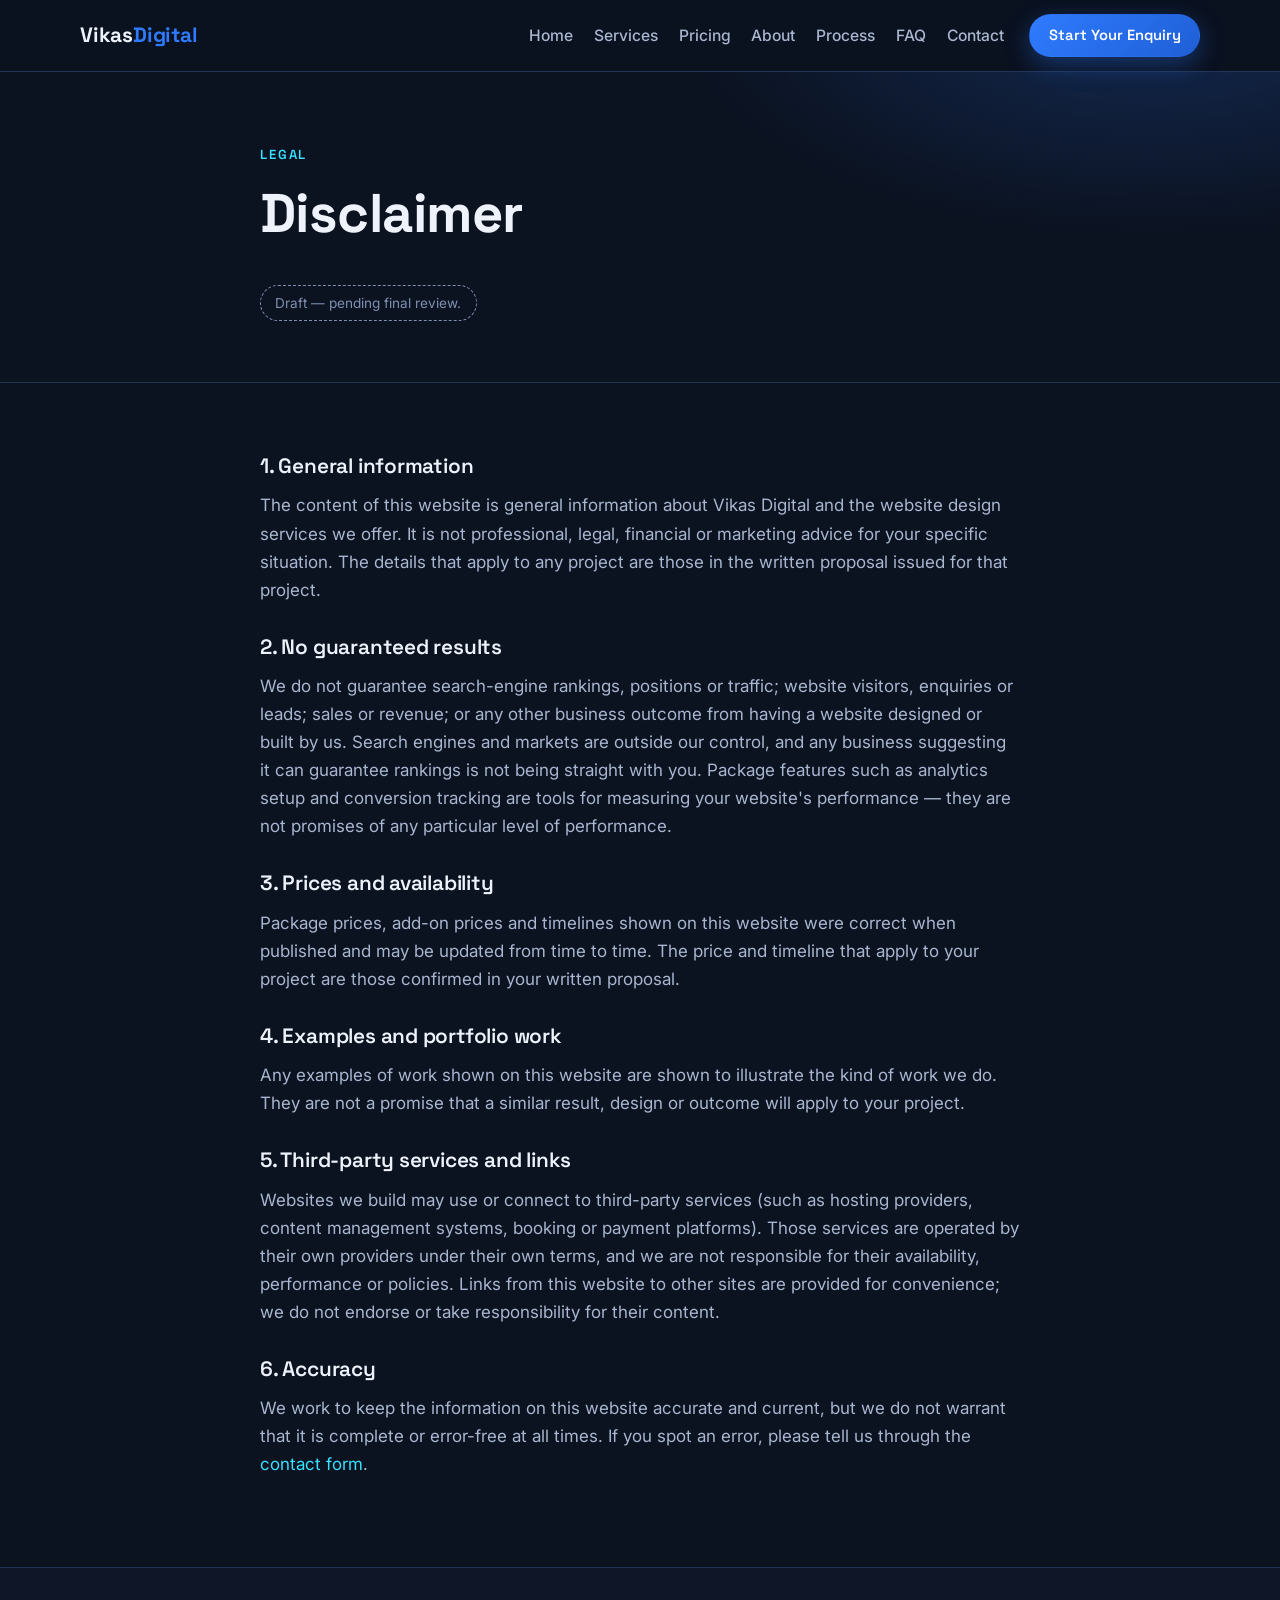
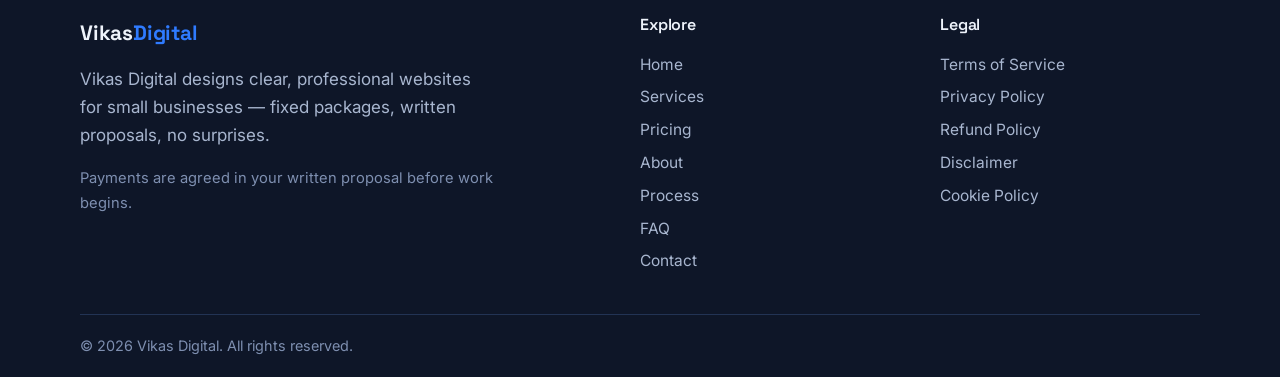
<file: disclaimer.html>
<!DOCTYPE html>
<html lang="en">
<head>
<meta charset="UTF-8">
<meta name="viewport" content="width=device-width, initial-scale=1.0">
<title>Disclaimer — Vikas Digital</title>
<meta name="description" content="Important information about the content, prices and outcomes described on the Vikas Digital website.">
<meta property="og:title" content="Disclaimer — Vikas Digital">
<meta property="og:description" content="Important information about the content, prices and outcomes described on the Vikas Digital website.">
<meta property="og:type" content="website">
<meta property="og:site_name" content="Vikas Digital">
<link rel="preconnect" href="https://fonts.googleapis.com">
<link rel="preconnect" href="https://fonts.gstatic.com" crossorigin>
<link href="https://fonts.googleapis.com/css2?family=Inter:wght@400;500;600&family=Space+Grotesk:wght@500;600;700&display=swap" rel="stylesheet">
<link rel="stylesheet" href="styles.css">
</head>
<body>
<a class="skip-link" href="#main">Skip to content</a>
<header class="site-header">
  <div class="container header-inner">
    <a class="logo" href="index.html" aria-label="Vikas Digital — home">Vikas<span>Digital</span></a>
    <nav class="site-nav" aria-label="Main navigation">
          <a href="index.html">Home</a>
          <a href="services.html">Services</a>
          <a href="pricing.html">Pricing</a>
          <a href="about.html">About</a>
          <a href="process.html">Process</a>
          <a href="faq.html">FAQ</a>
          <a href="contact.html">Contact</a>
    </nav>
    <a class="btn btn-primary btn-sm header-cta" href="contact.html">Start Your Enquiry</a>
  </div>
</header>
<main id="main">

<section class="page-hero">
  <div class="container narrow">
    <p class="eyebrow">Legal</p>
    <h1>Disclaimer</h1>
    <p class="draft-notice" role="note">Draft — pending final review.</p>
  </div>
</section>
<section class="section">
  <div class="container narrow prose legal">
      <h2>1. General information</h2>
        <p>The content of this website is general information about Vikas Digital and the website design services we offer. It is not professional, legal, financial or marketing advice for your specific situation. The details that apply to any project are those in the written proposal issued for that project.</p>
      <h2>2. No guaranteed results</h2>
        <p>We do not guarantee search-engine rankings, positions or traffic; website visitors, enquiries or leads; sales or revenue; or any other business outcome from having a website designed or built by us. Search engines and markets are outside our control, and any business suggesting it can guarantee rankings is not being straight with you. Package features such as analytics setup and conversion tracking are tools for measuring your website's performance — they are not promises of any particular level of performance.</p>
      <h2>3. Prices and availability</h2>
        <p>Package prices, add-on prices and timelines shown on this website were correct when published and may be updated from time to time. The price and timeline that apply to your project are those confirmed in your written proposal.</p>
      <h2>4. Examples and portfolio work</h2>
        <p>Any examples of work shown on this website are shown to illustrate the kind of work we do. They are not a promise that a similar result, design or outcome will apply to your project.</p>
      <h2>5. Third-party services and links</h2>
        <p>Websites we build may use or connect to third-party services (such as hosting providers, content management systems, booking or payment platforms). Those services are operated by their own providers under their own terms, and we are not responsible for their availability, performance or policies. Links from this website to other sites are provided for convenience; we do not endorse or take responsibility for their content.</p>
      <h2>6. Accuracy</h2>
        <p>We work to keep the information on this website accurate and current, but we do not warrant that it is complete or error-free at all times. If you spot an error, please tell us through the <a href="contact.html">contact form</a>.</p>
  </div>
</section>

</main>
<footer class="site-footer">
  <div class="container footer-grid">
    <div class="footer-brand">
      <a class="logo" href="index.html">Vikas<span>Digital</span></a>
      <p>Vikas Digital designs clear, professional websites for small businesses — fixed packages, written proposals, no surprises.</p>
      <p class="footer-note">Payments are agreed in your written proposal before work begins.</p>
    </div>
    <nav class="footer-col" aria-label="Site navigation">
      <h3>Explore</h3>
          <a href="index.html">Home</a>
          <a href="services.html">Services</a>
          <a href="pricing.html">Pricing</a>
          <a href="about.html">About</a>
          <a href="process.html">Process</a>
          <a href="faq.html">FAQ</a>
          <a href="contact.html">Contact</a>
    </nav>
    <nav class="footer-col" aria-label="Legal">
      <h3>Legal</h3>
          <a href="terms.html">Terms of Service</a>
          <a href="privacy-policy.html">Privacy Policy</a>
          <a href="refund-policy.html">Refund Policy</a>
          <a href="disclaimer.html">Disclaimer</a>
          <a href="cookie-policy.html">Cookie Policy</a>
    </nav>
  </div>
  <div class="container footer-bottom">
    <p>© 2026 Vikas Digital. All rights reserved.</p>
  </div>
</footer>
<script src="script.js" defer></script>
</body>
</html>
</file>
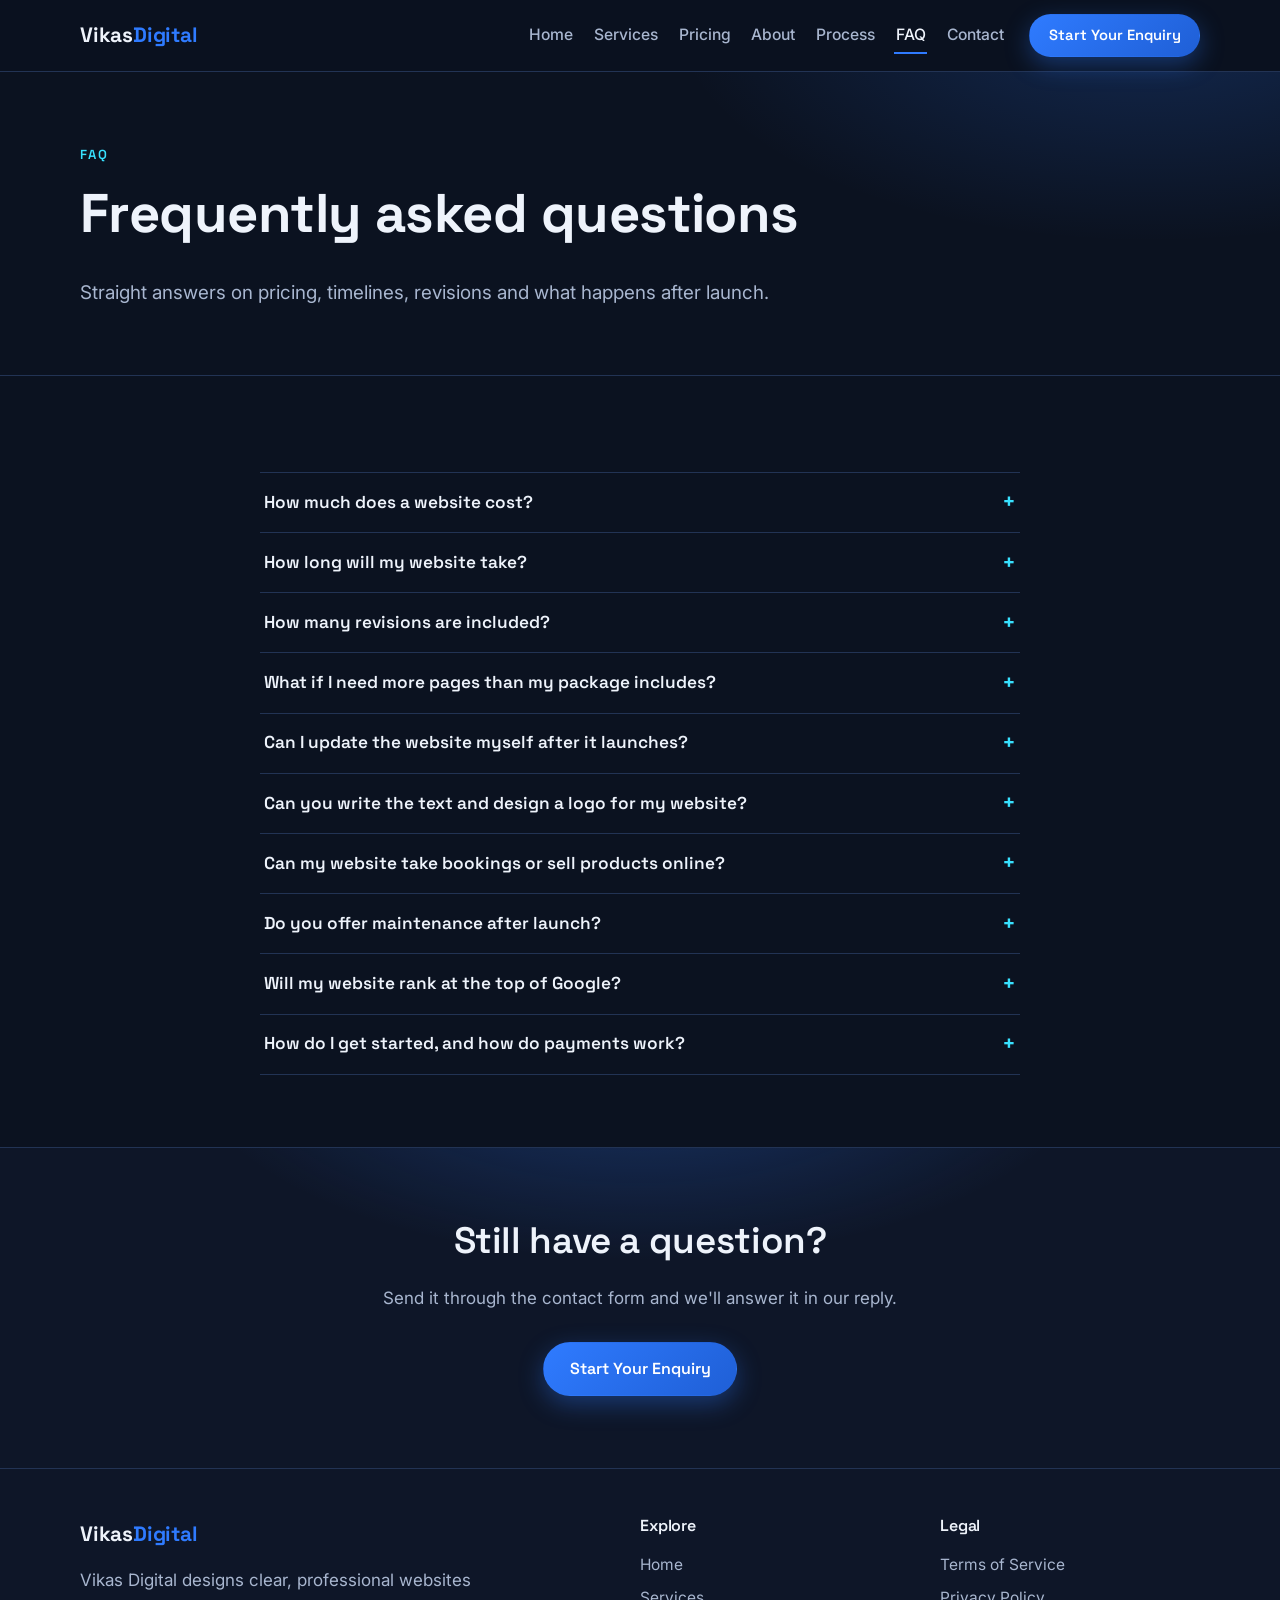
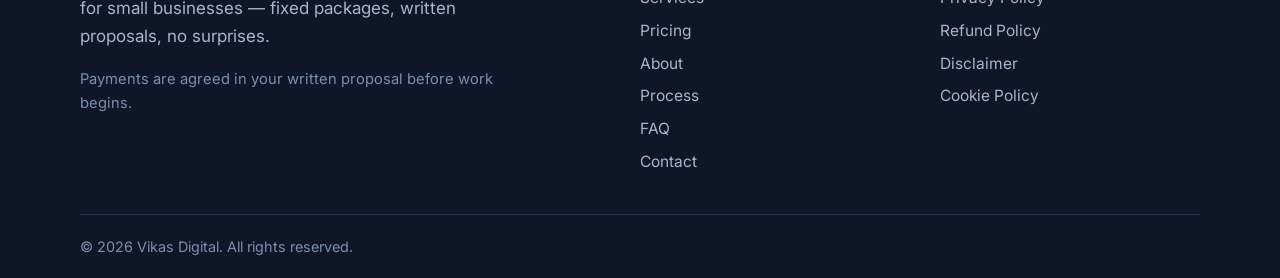
<file: faq.html>
<!DOCTYPE html>
<html lang="en">
<head>
<meta charset="UTF-8">
<meta name="viewport" content="width=device-width, initial-scale=1.0">
<title>FAQ — Vikas Digital</title>
<meta name="description" content="Answers about Vikas Digital's website packages: cost, timelines, revisions, CMS updates, booking, e-commerce, maintenance and how payments work.">
<meta property="og:title" content="FAQ — Vikas Digital">
<meta property="og:description" content="Answers about Vikas Digital's website packages: cost, timelines, revisions, CMS updates, booking, e-commerce, maintenance and how payments work.">
<meta property="og:type" content="website">
<meta property="og:site_name" content="Vikas Digital">
<link rel="preconnect" href="https://fonts.googleapis.com">
<link rel="preconnect" href="https://fonts.gstatic.com" crossorigin>
<link href="https://fonts.googleapis.com/css2?family=Inter:wght@400;500;600&family=Space+Grotesk:wght@500;600;700&display=swap" rel="stylesheet">
<link rel="stylesheet" href="styles.css">
</head>
<body>
<a class="skip-link" href="#main">Skip to content</a>
<header class="site-header">
  <div class="container header-inner">
    <a class="logo" href="index.html" aria-label="Vikas Digital — home">Vikas<span>Digital</span></a>
    <nav class="site-nav" aria-label="Main navigation">
          <a href="index.html">Home</a>
          <a href="services.html">Services</a>
          <a href="pricing.html">Pricing</a>
          <a href="about.html">About</a>
          <a href="process.html">Process</a>
          <a href="faq.html" class="active" aria-current="page">FAQ</a>
          <a href="contact.html">Contact</a>
    </nav>
    <a class="btn btn-primary btn-sm header-cta" href="contact.html">Start Your Enquiry</a>
  </div>
</header>
<main id="main">

<section class="page-hero">
  <div class="container">
    <p class="eyebrow">FAQ</p>
    <h1>Frequently asked questions</h1>
    <p class="lead">Straight answers on pricing, timelines, revisions and what happens after launch.</p>
  </div>
</section>
<section class="section">
  <div class="container narrow">
    <div class="faq-list">
      <div class="faq-item">
        <h3><button class="faq-q" aria-expanded="false">How much does a website cost?<span class="faq-icon" aria-hidden="true">+</span></button></h3>
        <div class="faq-a" hidden>
          <p>Our websites are sold as fixed-price packages: Starter is $749 for up to 5 pages, Professional is $1,499 for up to 10 pages with CMS/blog and analytics setup, and Elite is $2,999 for up to 15 pages with advanced booking and conversion tracking. Add-ons are priced individually — for example extra pages at $100 each and copywriting at $200. Your final price is confirmed in a written proposal before any work begins.</p>
        </div>
      </div>
      <div class="faq-item">
        <h3><button class="faq-q" aria-expanded="false">How long will my website take?<span class="faq-icon" aria-hidden="true">+</span></button></h3>
        <div class="faq-a" hidden>
          <p>Timelines depend on the package: Starter takes 7–10 business days, Professional 12–18 business days, and Elite 20–30 business days. The timeline starts once your proposal is approved and we have the content we need from you.</p>
        </div>
      </div>
      <div class="faq-item">
        <h3><button class="faq-q" aria-expanded="false">How many revisions are included?<span class="faq-icon" aria-hidden="true">+</span></button></h3>
        <div class="faq-a" hidden>
          <p>Starter includes 2 revision rounds, Professional includes 3, and Elite includes 5. Revisions happen at the review stage, after the site is built. If you need more, extra revision rounds are available at $50 each.</p>
        </div>
      </div>
      <div class="faq-item">
        <h3><button class="faq-q" aria-expanded="false">What if I need more pages than my package includes?<span class="faq-icon" aria-hidden="true">+</span></button></h3>
        <div class="faq-a" hidden>
          <p>You can add extra pages to any package at $100 per page. The pages you need are agreed in your written proposal, so the total is fixed before work begins.</p>
        </div>
      </div>
      <div class="faq-item">
        <h3><button class="faq-q" aria-expanded="false">Can I update the website myself after it launches?<span class="faq-icon" aria-hidden="true">+</span></button></h3>
        <div class="faq-a" hidden>
          <p>Yes, with the Professional and Elite packages. Both include CMS and blog setup, so you can update pages and publish posts yourself. Starter sites don't include CMS setup, but you can ask us about changes or add the maintenance add-on.</p>
        </div>
      </div>
      <div class="faq-item">
        <h3><button class="faq-q" aria-expanded="false">Can you write the text and design a logo for my website?<span class="faq-icon" aria-hidden="true">+</span></button></h3>
        <div class="faq-a" hidden>
          <p>Yes. Copywriting is available as a $200 add-on — the words for your pages are written from information you provide about your business. Logo design is available as a $150 add-on.</p>
        </div>
      </div>
      <div class="faq-item">
        <h3><button class="faq-q" aria-expanded="false">Can my website take bookings or sell products online?<span class="faq-icon" aria-hidden="true">+</span></button></h3>
        <div class="faq-a" hidden>
          <p>Yes. Advanced booking is included in the Elite package and can be added to other packages from $300. E-commerce — selling products through your website — is available as an add-on from $750. The exact setup is confirmed in your written proposal.</p>
        </div>
      </div>
      <div class="faq-item">
        <h3><button class="faq-q" aria-expanded="false">Do you offer maintenance after launch?<span class="faq-icon" aria-hidden="true">+</span></button></h3>
        <div class="faq-a" hidden>
          <p>Yes. Maintenance is an optional add-on at $99/month, on a rolling basis. What is covered is confirmed in writing when you sign up, and you can stop it if your needs change.</p>
        </div>
      </div>
      <div class="faq-item">
        <h3><button class="faq-q" aria-expanded="false">Will my website rank at the top of Google?<span class="faq-icon" aria-hidden="true">+</span></button></h3>
        <div class="faq-a" hidden>
          <p>No one can honestly guarantee that, and we don't. What we do guarantee is the work in your proposal: a properly built, mobile-friendly website, with analytics set up on Professional and Elite so you can see how visitors find and use your site. Rankings depend on many factors outside any designer's control.</p>
        </div>
      </div>
      <div class="faq-item">
        <h3><button class="faq-q" aria-expanded="false">How do I get started, and how do payments work?<span class="faq-icon" aria-hidden="true">+</span></button></h3>
        <div class="faq-a" hidden>
          <p>Send an enquiry through the contact form. We'll have a discovery conversation about your business, then send a written proposal confirming the scope, fixed price and timeline. Payment methods and schedule are agreed in that proposal, and no work begins until you've approved it.</p>
        </div>
      </div>
    </div>
  </div>
</section>
<section class="cta-band">
  <div class="container narrow center">
    <h2>Still have a question?</h2>
    <p>Send it through the contact form and we'll answer it in our reply.</p>
    <a class="btn btn-primary" href="contact.html">Start Your Enquiry</a>
  </div>
</section>

</main>
<footer class="site-footer">
  <div class="container footer-grid">
    <div class="footer-brand">
      <a class="logo" href="index.html">Vikas<span>Digital</span></a>
      <p>Vikas Digital designs clear, professional websites for small businesses — fixed packages, written proposals, no surprises.</p>
      <p class="footer-note">Payments are agreed in your written proposal before work begins.</p>
    </div>
    <nav class="footer-col" aria-label="Site navigation">
      <h3>Explore</h3>
          <a href="index.html">Home</a>
          <a href="services.html">Services</a>
          <a href="pricing.html">Pricing</a>
          <a href="about.html">About</a>
          <a href="process.html">Process</a>
          <a href="faq.html">FAQ</a>
          <a href="contact.html">Contact</a>
    </nav>
    <nav class="footer-col" aria-label="Legal">
      <h3>Legal</h3>
          <a href="terms.html">Terms of Service</a>
          <a href="privacy-policy.html">Privacy Policy</a>
          <a href="refund-policy.html">Refund Policy</a>
          <a href="disclaimer.html">Disclaimer</a>
          <a href="cookie-policy.html">Cookie Policy</a>
    </nav>
  </div>
  <div class="container footer-bottom">
    <p>© 2026 Vikas Digital. All rights reserved.</p>
  </div>
</footer>
<script src="script.js" defer></script>
</body>
</html>
</file>
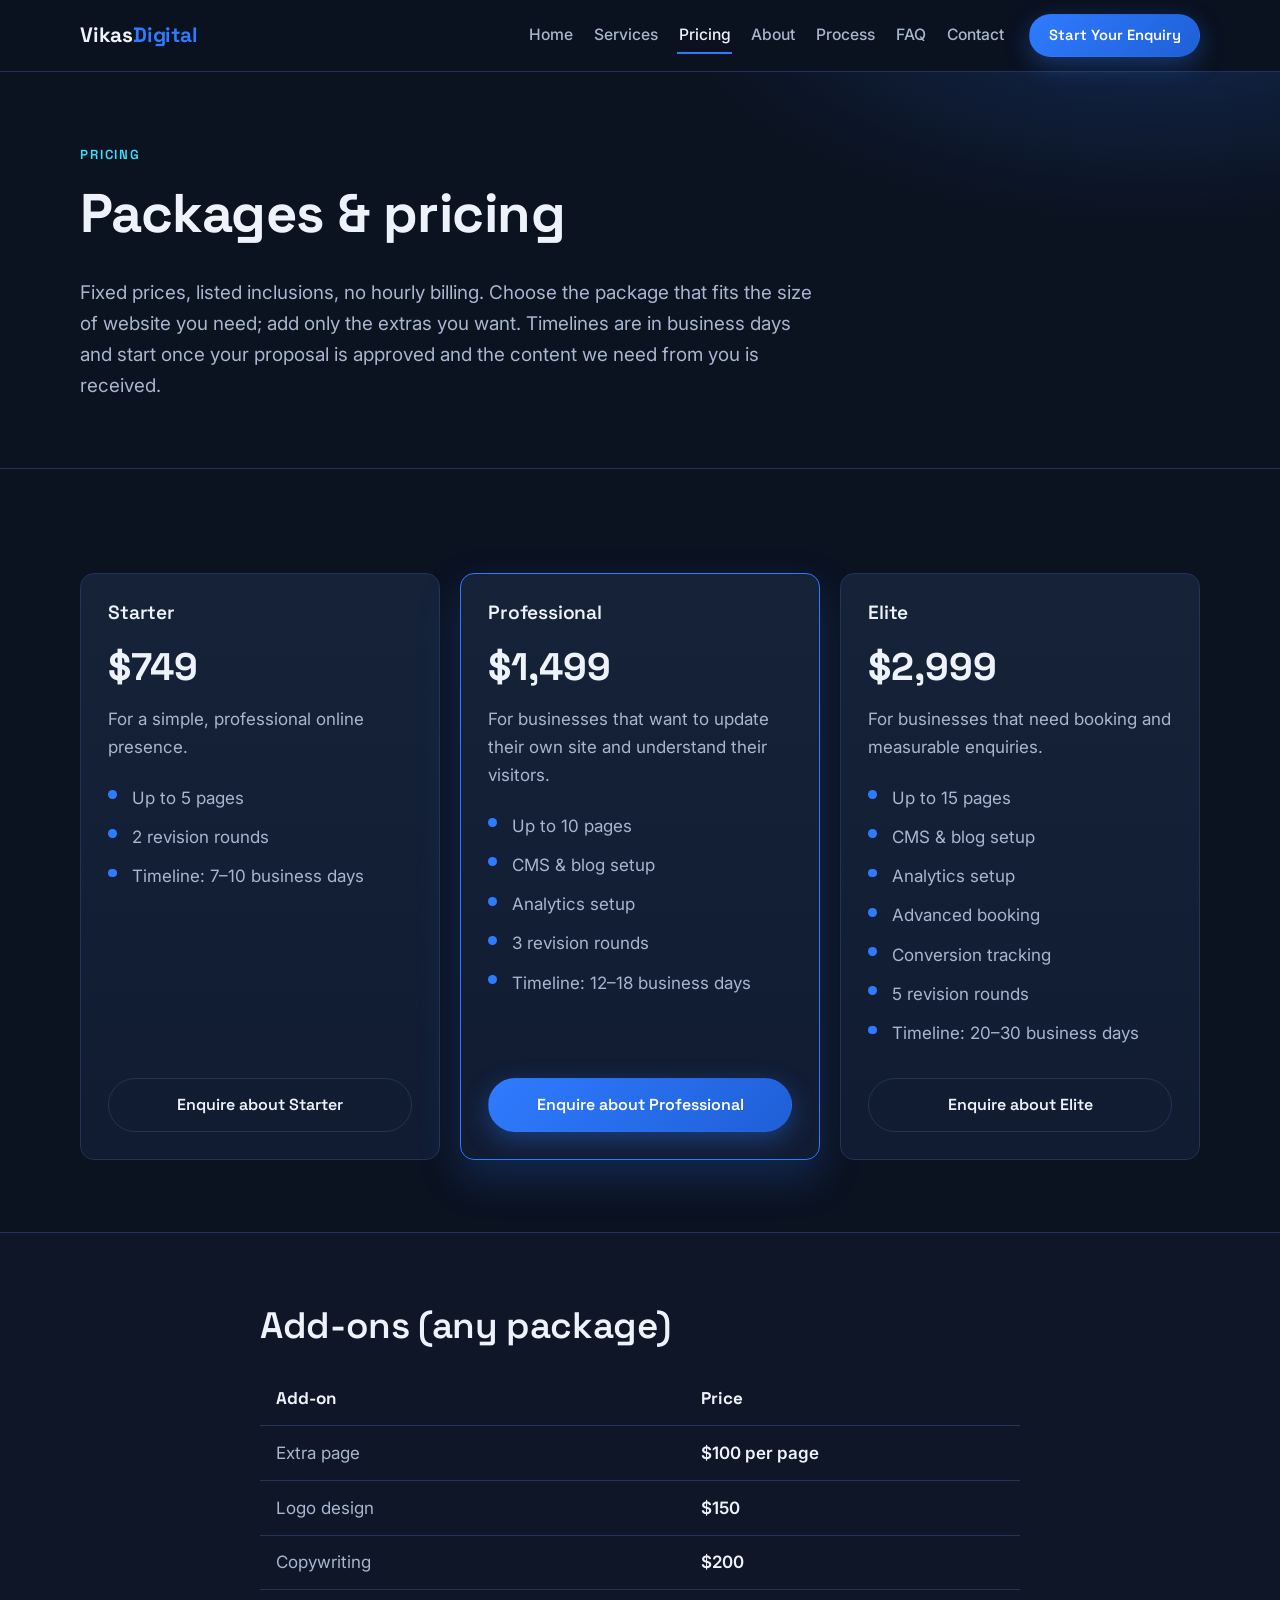
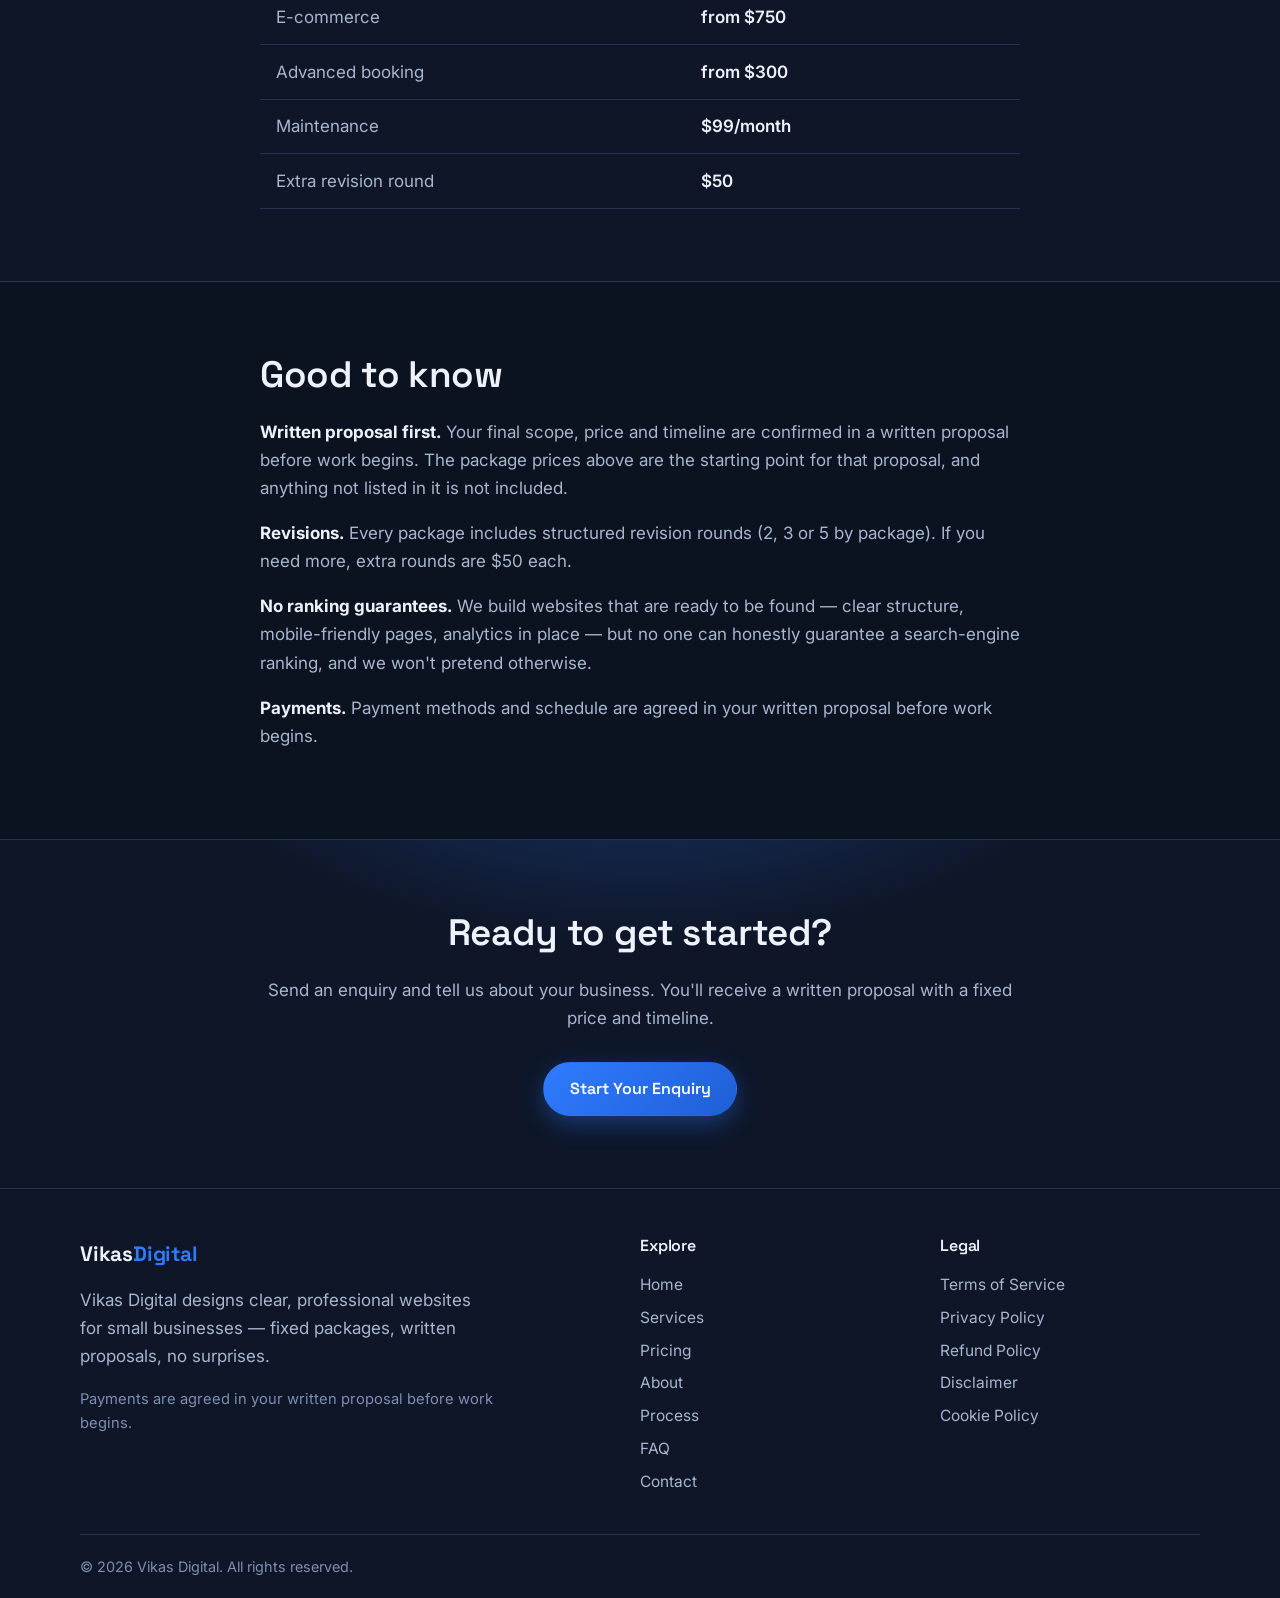
<file: pricing.html>
<!DOCTYPE html>
<html lang="en">
<head>
<meta charset="UTF-8">
<meta name="viewport" content="width=device-width, initial-scale=1.0">
<title>Pricing — Vikas Digital</title>
<meta name="description" content="Fixed-price website packages from Vikas Digital: Starter $749, Professional $1,499, Elite $2,999 — plus fixed-price add-ons. No hourly billing, no ranking guarantees.">
<meta property="og:title" content="Pricing — Vikas Digital">
<meta property="og:description" content="Fixed-price website packages from Vikas Digital: Starter $749, Professional $1,499, Elite $2,999 — plus fixed-price add-ons. No hourly billing, no ranking guarantees.">
<meta property="og:type" content="website">
<meta property="og:site_name" content="Vikas Digital">
<link rel="preconnect" href="https://fonts.googleapis.com">
<link rel="preconnect" href="https://fonts.gstatic.com" crossorigin>
<link href="https://fonts.googleapis.com/css2?family=Inter:wght@400;500;600&family=Space+Grotesk:wght@500;600;700&display=swap" rel="stylesheet">
<link rel="stylesheet" href="styles.css">
</head>
<body>
<a class="skip-link" href="#main">Skip to content</a>
<header class="site-header">
  <div class="container header-inner">
    <a class="logo" href="index.html" aria-label="Vikas Digital — home">Vikas<span>Digital</span></a>
    <nav class="site-nav" aria-label="Main navigation">
          <a href="index.html">Home</a>
          <a href="services.html">Services</a>
          <a href="pricing.html" class="active" aria-current="page">Pricing</a>
          <a href="about.html">About</a>
          <a href="process.html">Process</a>
          <a href="faq.html">FAQ</a>
          <a href="contact.html">Contact</a>
    </nav>
    <a class="btn btn-primary btn-sm header-cta" href="contact.html">Start Your Enquiry</a>
  </div>
</header>
<main id="main">

<section class="page-hero">
  <div class="container">
    <p class="eyebrow">Pricing</p>
    <h1>Packages &amp; pricing</h1>
    <p class="lead">Fixed prices, listed inclusions, no hourly billing. Choose the package that fits the size of website you need; add only the extras you want. Timelines are in business days and start once your proposal is approved and the content we need from you is received.</p>
  </div>
</section>

<section class="section">
  <div class="container">
    <div class="cards pricing-cards">
      <article class="card price-card">
        <h3>Starter</h3>
        <p class="price">$749</p>
        <p>For a simple, professional online presence.</p>
        <ul>
          <li>Up to 5 pages</li>
          <li>2 revision rounds</li>
          <li>Timeline: 7–10 business days</li>
        </ul>
        <a class="btn btn-ghost" href="contact.html">Enquire about Starter</a>
      </article>
      <article class="card price-card featured">
        <h3>Professional</h3>
        <p class="price">$1,499</p>
        <p>For businesses that want to update their own site and understand their visitors.</p>
        <ul>
          <li>Up to 10 pages</li>
          <li>CMS &amp; blog setup</li>
          <li>Analytics setup</li>
          <li>3 revision rounds</li>
          <li>Timeline: 12–18 business days</li>
        </ul>
        <a class="btn btn-primary" href="contact.html">Enquire about Professional</a>
      </article>
      <article class="card price-card">
        <h3>Elite</h3>
        <p class="price">$2,999</p>
        <p>For businesses that need booking and measurable enquiries.</p>
        <ul>
          <li>Up to 15 pages</li>
          <li>CMS &amp; blog setup</li>
          <li>Analytics setup</li>
          <li>Advanced booking</li>
          <li>Conversion tracking</li>
          <li>5 revision rounds</li>
          <li>Timeline: 20–30 business days</li>
        </ul>
        <a class="btn btn-ghost" href="contact.html">Enquire about Elite</a>
      </article>
    </div>
  </div>
</section>

<section class="section section-alt">
  <div class="container narrow">
    <h2>Add-ons (any package)</h2>
    <table class="addons">
      <thead>
        <tr><th scope="col">Add-on</th><th scope="col">Price</th></tr>
      </thead>
      <tbody>
        <tr><td>Extra page</td><td>$100 per page</td></tr>
        <tr><td>Logo design</td><td>$150</td></tr>
        <tr><td>Copywriting</td><td>$200</td></tr>
        <tr><td>E-commerce</td><td>from $750</td></tr>
        <tr><td>Advanced booking</td><td>from $300</td></tr>
        <tr><td>Maintenance</td><td>$99/month</td></tr>
        <tr><td>Extra revision round</td><td>$50</td></tr>
      </tbody>
    </table>
  </div>
</section>

<section class="section">
  <div class="container narrow prose">
    <h2>Good to know</h2>
    <p><strong>Written proposal first.</strong> Your final scope, price and timeline are confirmed in a written proposal before work begins. The package prices above are the starting point for that proposal, and anything not listed in it is not included.</p>
    <p><strong>Revisions.</strong> Every package includes structured revision rounds (2, 3 or 5 by package). If you need more, extra rounds are $50 each.</p>
    <p><strong>No ranking guarantees.</strong> We build websites that are ready to be found — clear structure, mobile-friendly pages, analytics in place — but no one can honestly guarantee a search-engine ranking, and we won't pretend otherwise.</p>
    <p><strong>Payments.</strong> Payment methods and schedule are agreed in your written proposal before work begins.</p>
  </div>
</section>

<section class="cta-band">
  <div class="container narrow center">
    <h2>Ready to get started?</h2>
    <p>Send an enquiry and tell us about your business. You'll receive a written proposal with a fixed price and timeline.</p>
    <a class="btn btn-primary" href="contact.html">Start Your Enquiry</a>
  </div>
</section>

</main>
<footer class="site-footer">
  <div class="container footer-grid">
    <div class="footer-brand">
      <a class="logo" href="index.html">Vikas<span>Digital</span></a>
      <p>Vikas Digital designs clear, professional websites for small businesses — fixed packages, written proposals, no surprises.</p>
      <p class="footer-note">Payments are agreed in your written proposal before work begins.</p>
    </div>
    <nav class="footer-col" aria-label="Site navigation">
      <h3>Explore</h3>
          <a href="index.html">Home</a>
          <a href="services.html">Services</a>
          <a href="pricing.html">Pricing</a>
          <a href="about.html">About</a>
          <a href="process.html">Process</a>
          <a href="faq.html">FAQ</a>
          <a href="contact.html">Contact</a>
    </nav>
    <nav class="footer-col" aria-label="Legal">
      <h3>Legal</h3>
          <a href="terms.html">Terms of Service</a>
          <a href="privacy-policy.html">Privacy Policy</a>
          <a href="refund-policy.html">Refund Policy</a>
          <a href="disclaimer.html">Disclaimer</a>
          <a href="cookie-policy.html">Cookie Policy</a>
    </nav>
  </div>
  <div class="container footer-bottom">
    <p>© 2026 Vikas Digital. All rights reserved.</p>
  </div>
</footer>
<script src="script.js" defer></script>
</body>
</html>
</file>
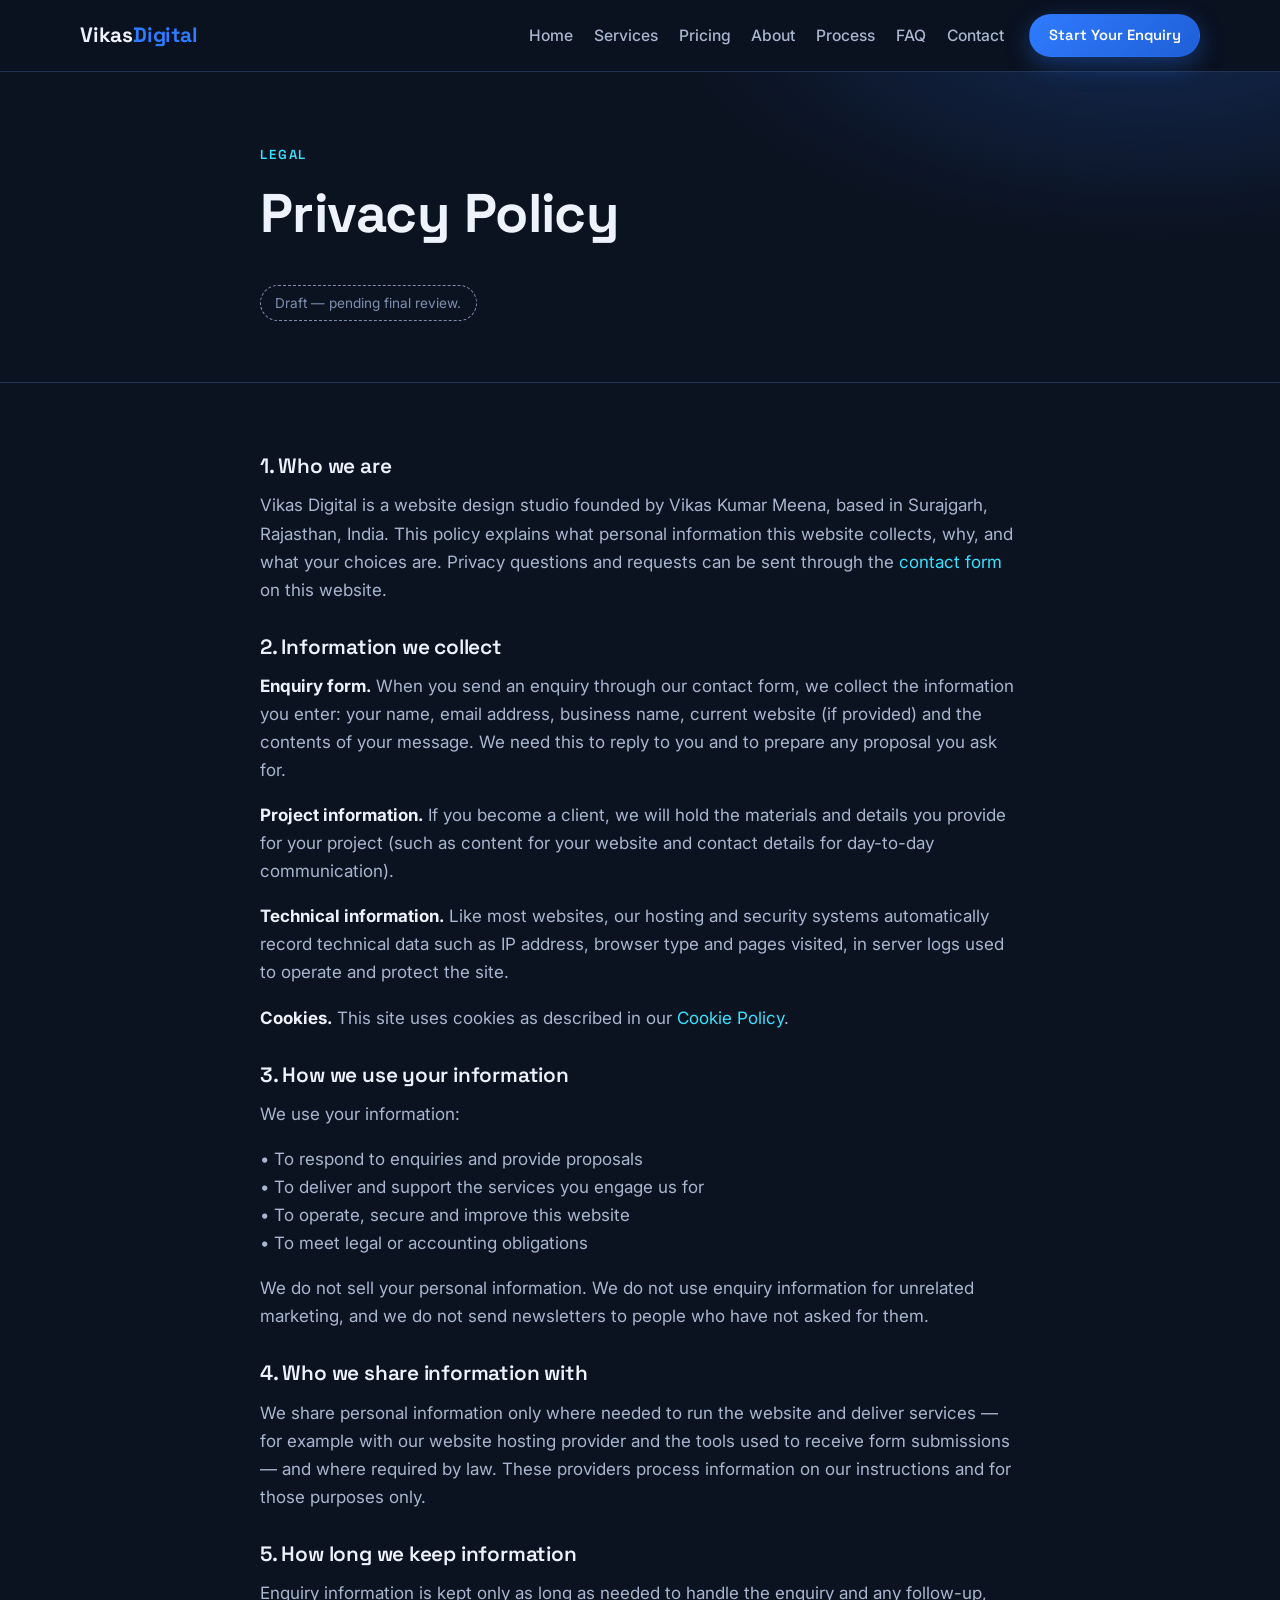
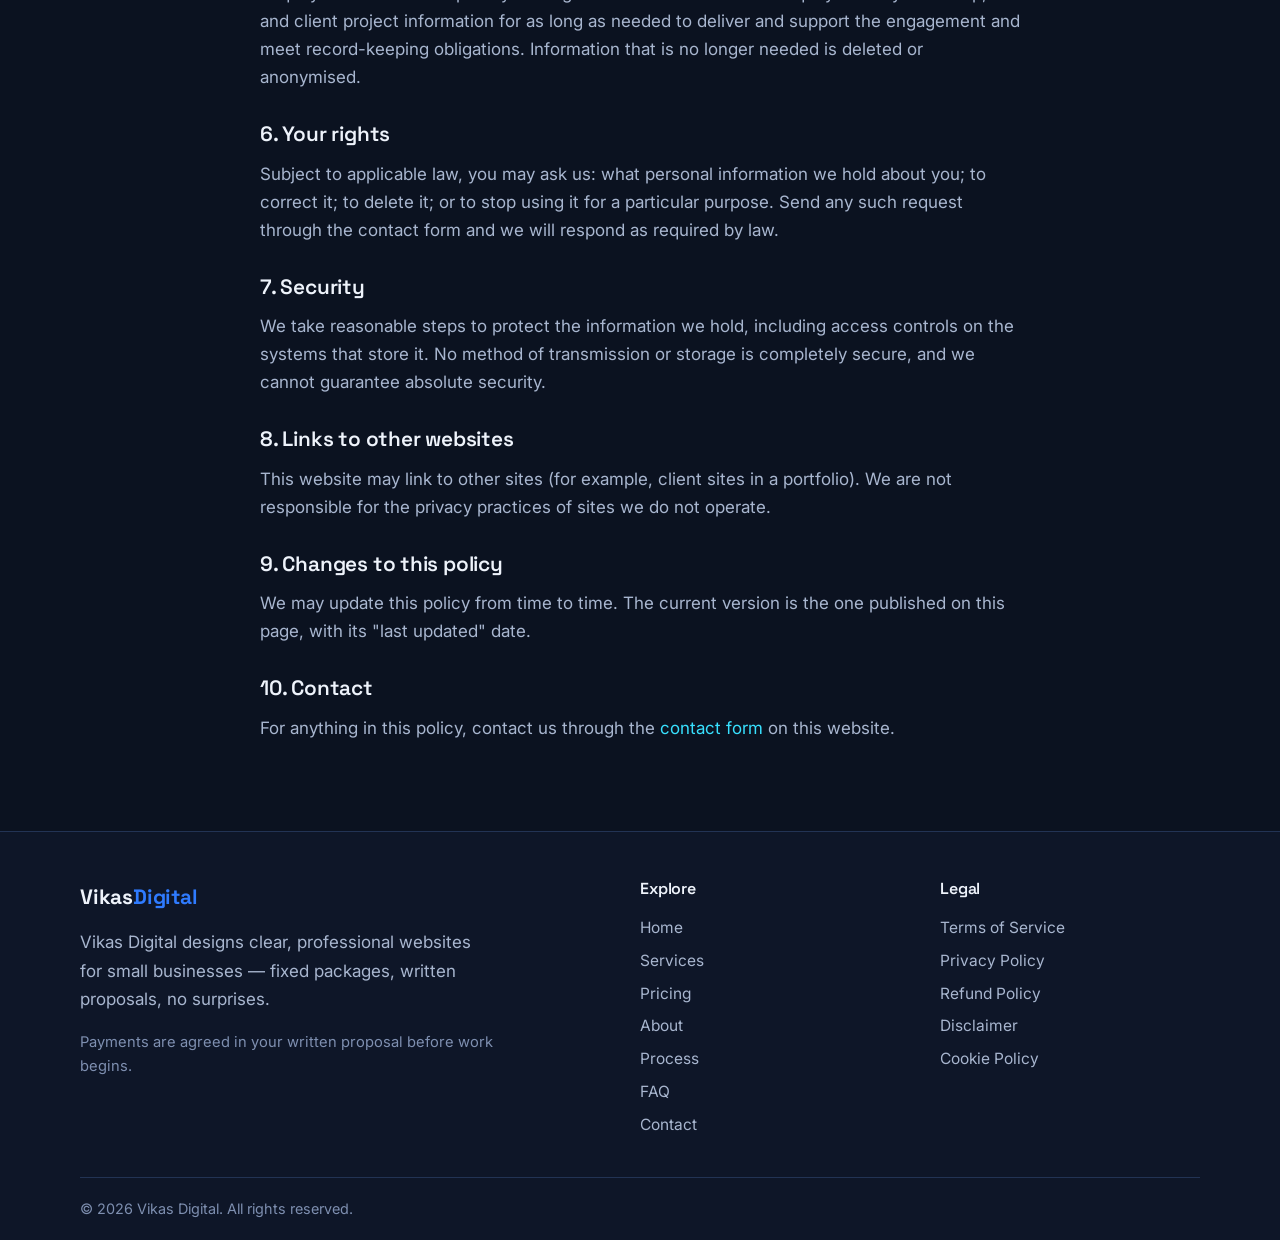
<file: privacy-policy.html>
<!DOCTYPE html>
<html lang="en">
<head>
<meta charset="UTF-8">
<meta name="viewport" content="width=device-width, initial-scale=1.0">
<title>Privacy Policy — Vikas Digital</title>
<meta name="description" content="How Vikas Digital collects, uses and protects personal information sent through this website.">
<meta property="og:title" content="Privacy Policy — Vikas Digital">
<meta property="og:description" content="How Vikas Digital collects, uses and protects personal information sent through this website.">
<meta property="og:type" content="website">
<meta property="og:site_name" content="Vikas Digital">
<link rel="preconnect" href="https://fonts.googleapis.com">
<link rel="preconnect" href="https://fonts.gstatic.com" crossorigin>
<link href="https://fonts.googleapis.com/css2?family=Inter:wght@400;500;600&family=Space+Grotesk:wght@500;600;700&display=swap" rel="stylesheet">
<link rel="stylesheet" href="styles.css">
</head>
<body>
<a class="skip-link" href="#main">Skip to content</a>
<header class="site-header">
  <div class="container header-inner">
    <a class="logo" href="index.html" aria-label="Vikas Digital — home">Vikas<span>Digital</span></a>
    <nav class="site-nav" aria-label="Main navigation">
          <a href="index.html">Home</a>
          <a href="services.html">Services</a>
          <a href="pricing.html">Pricing</a>
          <a href="about.html">About</a>
          <a href="process.html">Process</a>
          <a href="faq.html">FAQ</a>
          <a href="contact.html">Contact</a>
    </nav>
    <a class="btn btn-primary btn-sm header-cta" href="contact.html">Start Your Enquiry</a>
  </div>
</header>
<main id="main">

<section class="page-hero">
  <div class="container narrow">
    <p class="eyebrow">Legal</p>
    <h1>Privacy Policy</h1>
    <p class="draft-notice" role="note">Draft — pending final review.</p>
  </div>
</section>
<section class="section">
  <div class="container narrow prose legal">
      <h2>1. Who we are</h2>
        <p>Vikas Digital is a website design studio founded by Vikas Kumar Meena, based in Surajgarh, Rajasthan, India. This policy explains what personal information this website collects, why, and what your choices are. Privacy questions and requests can be sent through the <a href="contact.html">contact form</a> on this website.</p>
      <h2>2. Information we collect</h2>
        <p><strong>Enquiry form.</strong> When you send an enquiry through our contact form, we collect the information you enter: your name, email address, business name, current website (if provided) and the contents of your message. We need this to reply to you and to prepare any proposal you ask for.</p>
        <p><strong>Project information.</strong> If you become a client, we will hold the materials and details you provide for your project (such as content for your website and contact details for day-to-day communication).</p>
        <p><strong>Technical information.</strong> Like most websites, our hosting and security systems automatically record technical data such as IP address, browser type and pages visited, in server logs used to operate and protect the site.</p>
        <p><strong>Cookies.</strong> This site uses cookies as described in our <a href="cookie-policy.html">Cookie Policy</a>.</p>
      <h2>3. How we use your information</h2>
        <p>We use your information:</p>
        <p>• To respond to enquiries and provide proposals<br>• To deliver and support the services you engage us for<br>• To operate, secure and improve this website<br>• To meet legal or accounting obligations</p>
        <p>We do not sell your personal information. We do not use enquiry information for unrelated marketing, and we do not send newsletters to people who have not asked for them.</p>
      <h2>4. Who we share information with</h2>
        <p>We share personal information only where needed to run the website and deliver services — for example with our website hosting provider and the tools used to receive form submissions — and where required by law. These providers process information on our instructions and for those purposes only.</p>
      <h2>5. How long we keep information</h2>
        <p>Enquiry information is kept only as long as needed to handle the enquiry and any follow-up, and client project information for as long as needed to deliver and support the engagement and meet record-keeping obligations. Information that is no longer needed is deleted or anonymised.</p>
      <h2>6. Your rights</h2>
        <p>Subject to applicable law, you may ask us: what personal information we hold about you; to correct it; to delete it; or to stop using it for a particular purpose. Send any such request through the contact form and we will respond as required by law.</p>
      <h2>7. Security</h2>
        <p>We take reasonable steps to protect the information we hold, including access controls on the systems that store it. No method of transmission or storage is completely secure, and we cannot guarantee absolute security.</p>
      <h2>8. Links to other websites</h2>
        <p>This website may link to other sites (for example, client sites in a portfolio). We are not responsible for the privacy practices of sites we do not operate.</p>
      <h2>9. Changes to this policy</h2>
        <p>We may update this policy from time to time. The current version is the one published on this page, with its "last updated" date.</p>
      <h2>10. Contact</h2>
        <p>For anything in this policy, contact us through the <a href="contact.html">contact form</a> on this website.</p>
  </div>
</section>

</main>
<footer class="site-footer">
  <div class="container footer-grid">
    <div class="footer-brand">
      <a class="logo" href="index.html">Vikas<span>Digital</span></a>
      <p>Vikas Digital designs clear, professional websites for small businesses — fixed packages, written proposals, no surprises.</p>
      <p class="footer-note">Payments are agreed in your written proposal before work begins.</p>
    </div>
    <nav class="footer-col" aria-label="Site navigation">
      <h3>Explore</h3>
          <a href="index.html">Home</a>
          <a href="services.html">Services</a>
          <a href="pricing.html">Pricing</a>
          <a href="about.html">About</a>
          <a href="process.html">Process</a>
          <a href="faq.html">FAQ</a>
          <a href="contact.html">Contact</a>
    </nav>
    <nav class="footer-col" aria-label="Legal">
      <h3>Legal</h3>
          <a href="terms.html">Terms of Service</a>
          <a href="privacy-policy.html">Privacy Policy</a>
          <a href="refund-policy.html">Refund Policy</a>
          <a href="disclaimer.html">Disclaimer</a>
          <a href="cookie-policy.html">Cookie Policy</a>
    </nav>
  </div>
  <div class="container footer-bottom">
    <p>© 2026 Vikas Digital. All rights reserved.</p>
  </div>
</footer>
<script src="script.js" defer></script>
</body>
</html>
</file>
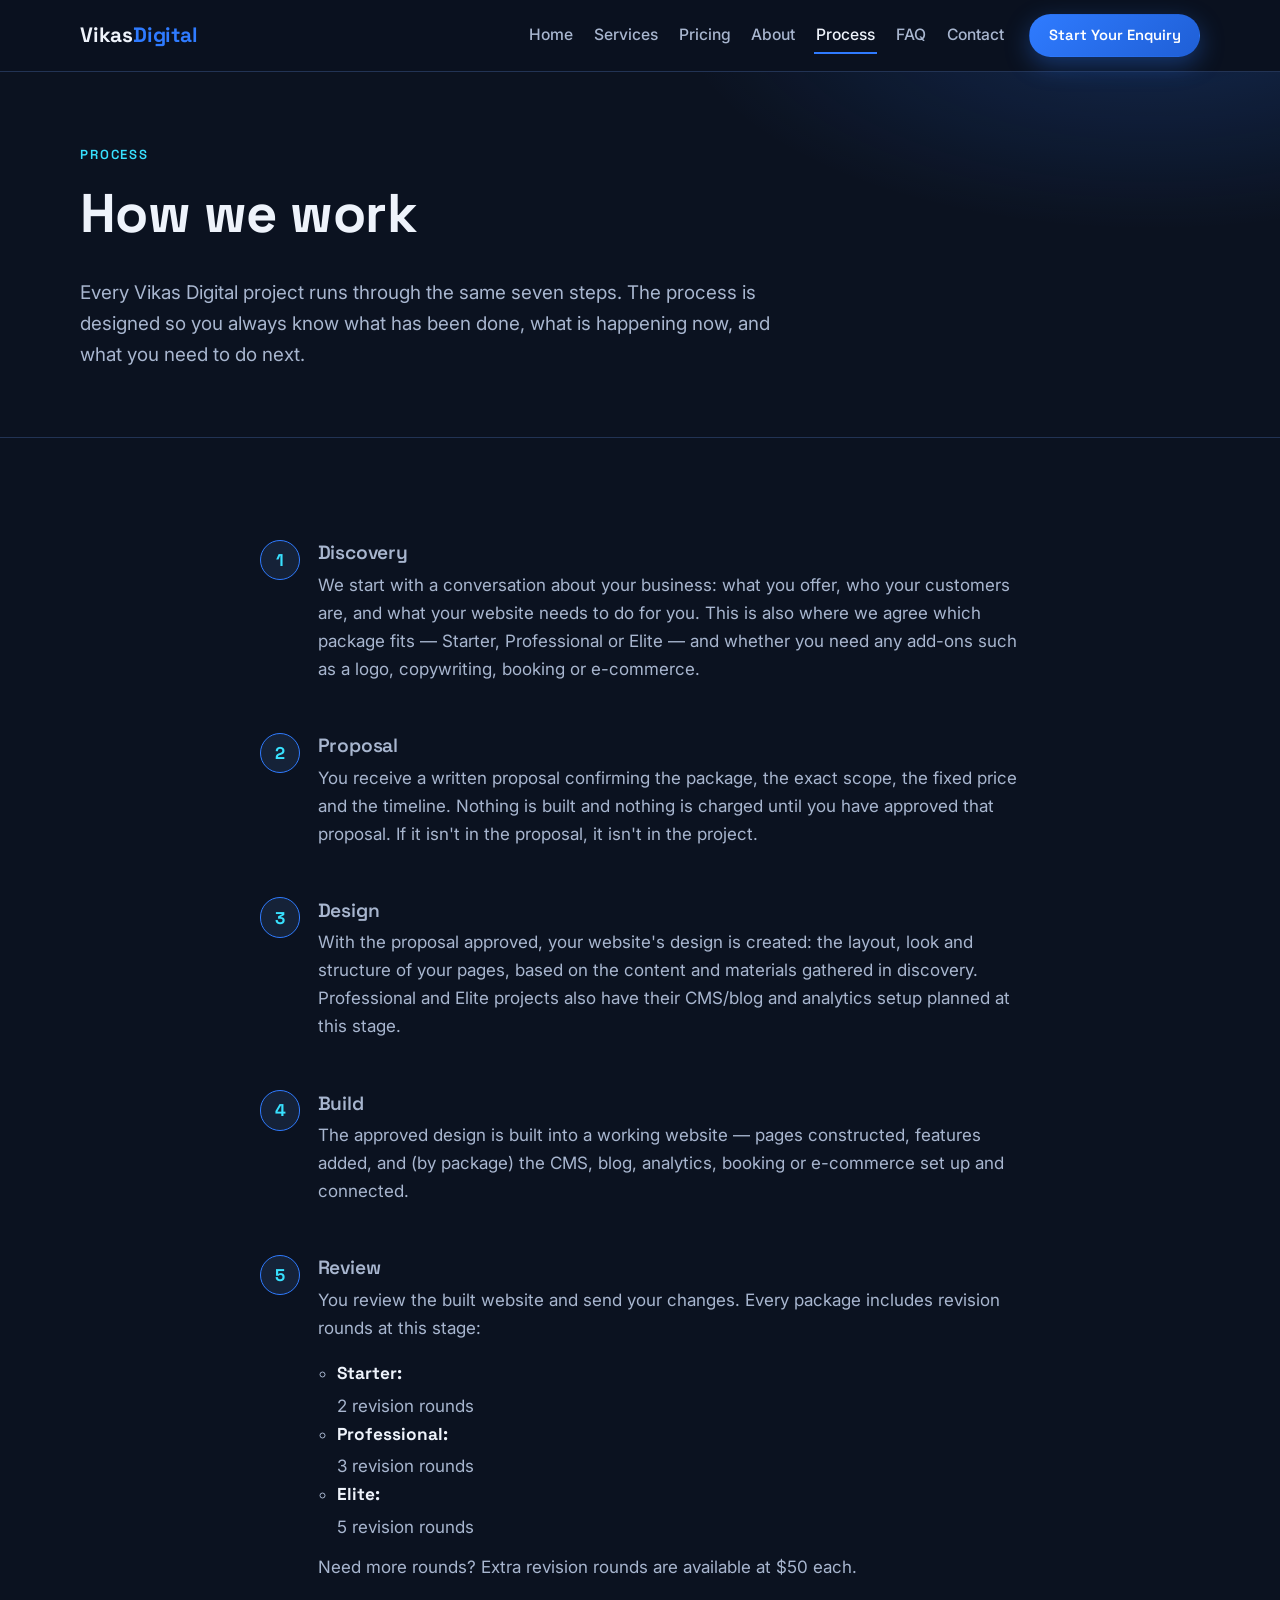
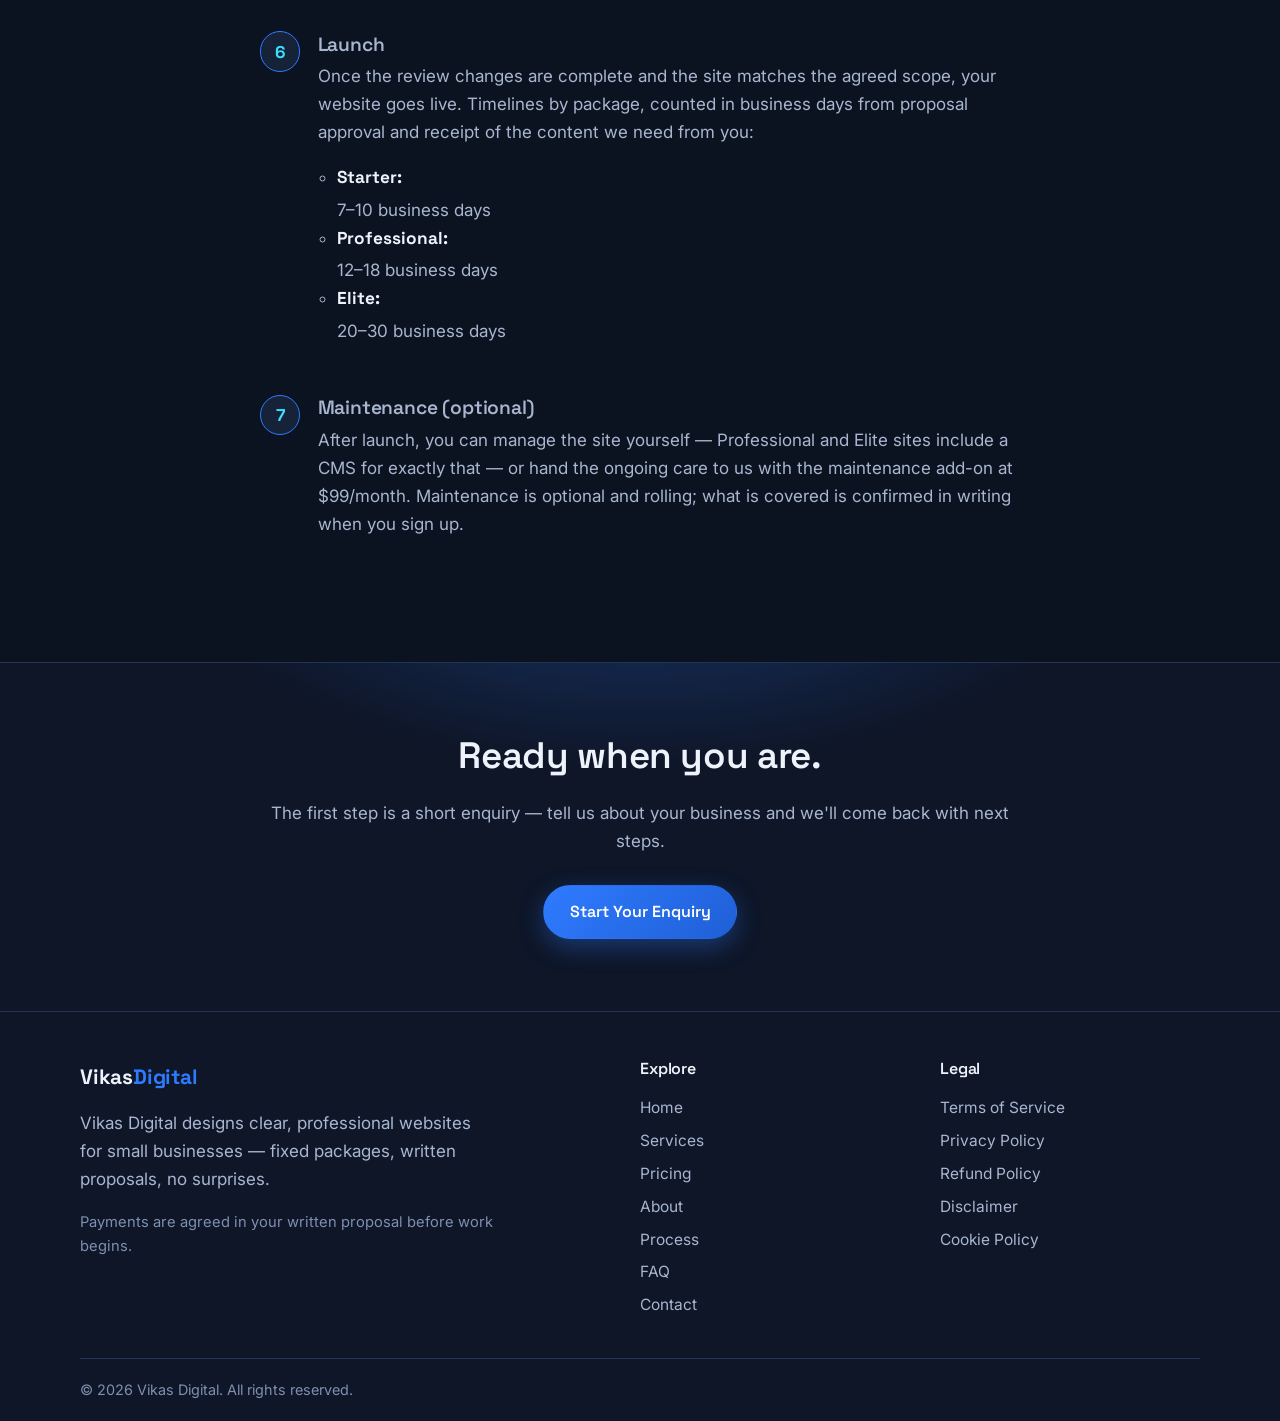
<file: process.html>
<!DOCTYPE html>
<html lang="en">
<head>
<meta charset="UTF-8">
<meta name="viewport" content="width=device-width, initial-scale=1.0">
<title>Process — Vikas Digital</title>
<meta name="description" content="How Vikas Digital works: discovery, written proposal, design, build, review, launch and optional maintenance — the same clear seven steps on every project.">
<meta property="og:title" content="Process — Vikas Digital">
<meta property="og:description" content="How Vikas Digital works: discovery, written proposal, design, build, review, launch and optional maintenance — the same clear seven steps on every project.">
<meta property="og:type" content="website">
<meta property="og:site_name" content="Vikas Digital">
<link rel="preconnect" href="https://fonts.googleapis.com">
<link rel="preconnect" href="https://fonts.gstatic.com" crossorigin>
<link href="https://fonts.googleapis.com/css2?family=Inter:wght@400;500;600&family=Space+Grotesk:wght@500;600;700&display=swap" rel="stylesheet">
<link rel="stylesheet" href="styles.css">
</head>
<body>
<a class="skip-link" href="#main">Skip to content</a>
<header class="site-header">
  <div class="container header-inner">
    <a class="logo" href="index.html" aria-label="Vikas Digital — home">Vikas<span>Digital</span></a>
    <nav class="site-nav" aria-label="Main navigation">
          <a href="index.html">Home</a>
          <a href="services.html">Services</a>
          <a href="pricing.html">Pricing</a>
          <a href="about.html">About</a>
          <a href="process.html" class="active" aria-current="page">Process</a>
          <a href="faq.html">FAQ</a>
          <a href="contact.html">Contact</a>
    </nav>
    <a class="btn btn-primary btn-sm header-cta" href="contact.html">Start Your Enquiry</a>
  </div>
</header>
<main id="main">

<section class="page-hero">
  <div class="container">
    <p class="eyebrow">Process</p>
    <h1>How we work</h1>
    <p class="lead">Every Vikas Digital project runs through the same seven steps. The process is designed so you always know what has been done, what is happening now, and what you need to do next.</p>
  </div>
</section>
<section class="section">
  <div class="container narrow">
    <ol class="steps steps-full">
      <li class="step">
        <div class="step-body">
          <h3>Discovery</h3>
          <p>We start with a conversation about your business: what you offer, who your customers are, and what your website needs to do for you. This is also where we agree which package fits — Starter, Professional or Elite — and whether you need any add-ons such as a logo, copywriting, booking or e-commerce.</p>
        </div>
      </li>
      <li class="step">
        <div class="step-body">
          <h3>Proposal</h3>
          <p>You receive a written proposal confirming the package, the exact scope, the fixed price and the timeline. Nothing is built and nothing is charged until you have approved that proposal. If it isn't in the proposal, it isn't in the project.</p>
        </div>
      </li>
      <li class="step">
        <div class="step-body">
          <h3>Design</h3>
          <p>With the proposal approved, your website's design is created: the layout, look and structure of your pages, based on the content and materials gathered in discovery. Professional and Elite projects also have their CMS/blog and analytics setup planned at this stage.</p>
        </div>
      </li>
      <li class="step">
        <div class="step-body">
          <h3>Build</h3>
          <p>The approved design is built into a working website — pages constructed, features added, and (by package) the CMS, blog, analytics, booking or e-commerce set up and connected.</p>
        </div>
      </li>
      <li class="step">
        <div class="step-body">
          <h3>Review</h3>
          <p>You review the built website and send your changes. Every package includes revision rounds at this stage:
     <ul>
       <li><strong>Starter:</strong> 2 revision rounds</li>
       <li><strong>Professional:</strong> 3 revision rounds</li>
       <li><strong>Elite:</strong> 5 revision rounds</li>
     </ul>
     <p>Need more rounds? Extra revision rounds are available at $50 each.</p></p>
        </div>
      </li>
      <li class="step">
        <div class="step-body">
          <h3>Launch</h3>
          <p>Once the review changes are complete and the site matches the agreed scope, your website goes live. Timelines by package, counted in business days from proposal approval and receipt of the content we need from you:
     <ul>
       <li><strong>Starter:</strong> 7–10 business days</li>
       <li><strong>Professional:</strong> 12–18 business days</li>
       <li><strong>Elite:</strong> 20–30 business days</li>
     </ul></p>
        </div>
      </li>
      <li class="step">
        <div class="step-body">
          <h3>Maintenance (optional)</h3>
          <p>After launch, you can manage the site yourself — Professional and Elite sites include a CMS for exactly that — or hand the ongoing care to us with the maintenance add-on at $99/month. Maintenance is optional and rolling; what is covered is confirmed in writing when you sign up.</p>
        </div>
      </li>
    </ol>
  </div>
</section>
<section class="cta-band">
  <div class="container narrow center">
    <h2>Ready when you are.</h2>
    <p>The first step is a short enquiry — tell us about your business and we'll come back with next steps.</p>
    <a class="btn btn-primary" href="contact.html">Start Your Enquiry</a>
  </div>
</section>

</main>
<footer class="site-footer">
  <div class="container footer-grid">
    <div class="footer-brand">
      <a class="logo" href="index.html">Vikas<span>Digital</span></a>
      <p>Vikas Digital designs clear, professional websites for small businesses — fixed packages, written proposals, no surprises.</p>
      <p class="footer-note">Payments are agreed in your written proposal before work begins.</p>
    </div>
    <nav class="footer-col" aria-label="Site navigation">
      <h3>Explore</h3>
          <a href="index.html">Home</a>
          <a href="services.html">Services</a>
          <a href="pricing.html">Pricing</a>
          <a href="about.html">About</a>
          <a href="process.html">Process</a>
          <a href="faq.html">FAQ</a>
          <a href="contact.html">Contact</a>
    </nav>
    <nav class="footer-col" aria-label="Legal">
      <h3>Legal</h3>
          <a href="terms.html">Terms of Service</a>
          <a href="privacy-policy.html">Privacy Policy</a>
          <a href="refund-policy.html">Refund Policy</a>
          <a href="disclaimer.html">Disclaimer</a>
          <a href="cookie-policy.html">Cookie Policy</a>
    </nav>
  </div>
  <div class="container footer-bottom">
    <p>© 2026 Vikas Digital. All rights reserved.</p>
  </div>
</footer>
<script src="script.js" defer></script>
</body>
</html>
</file>
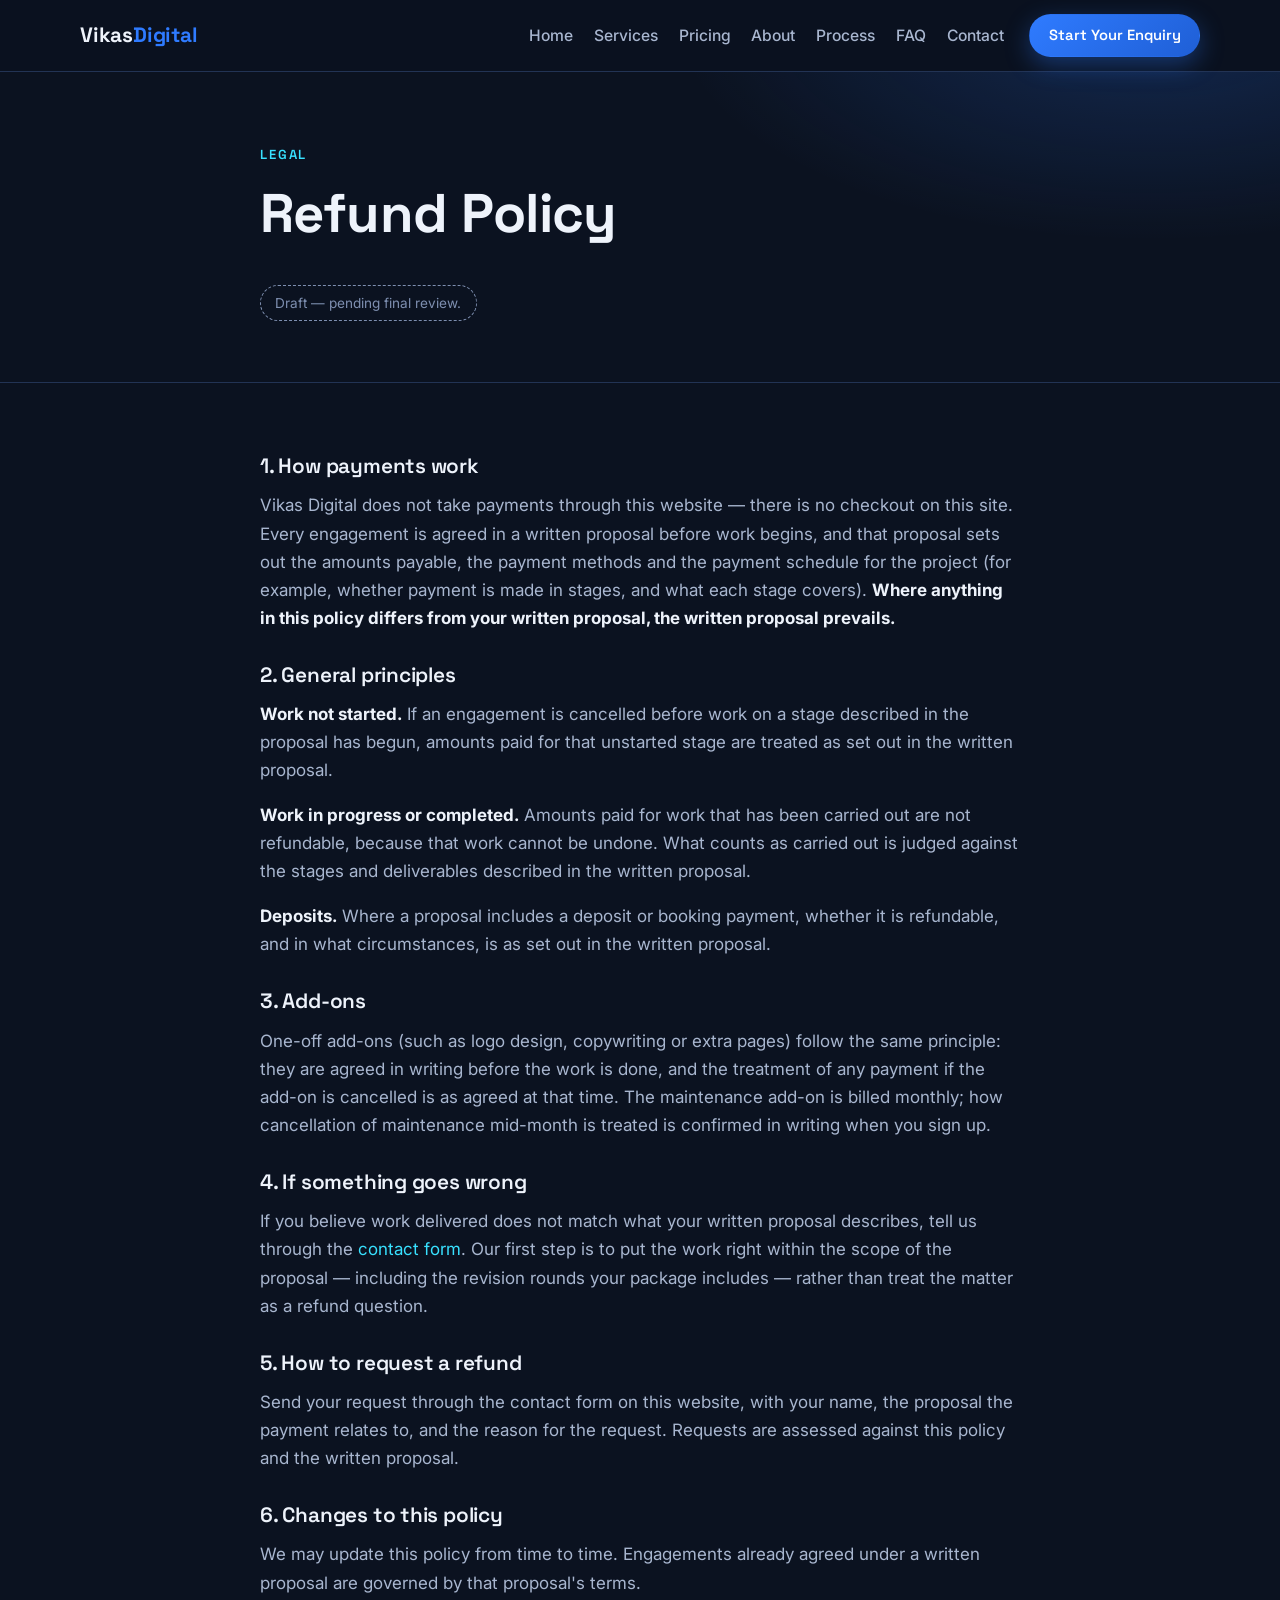
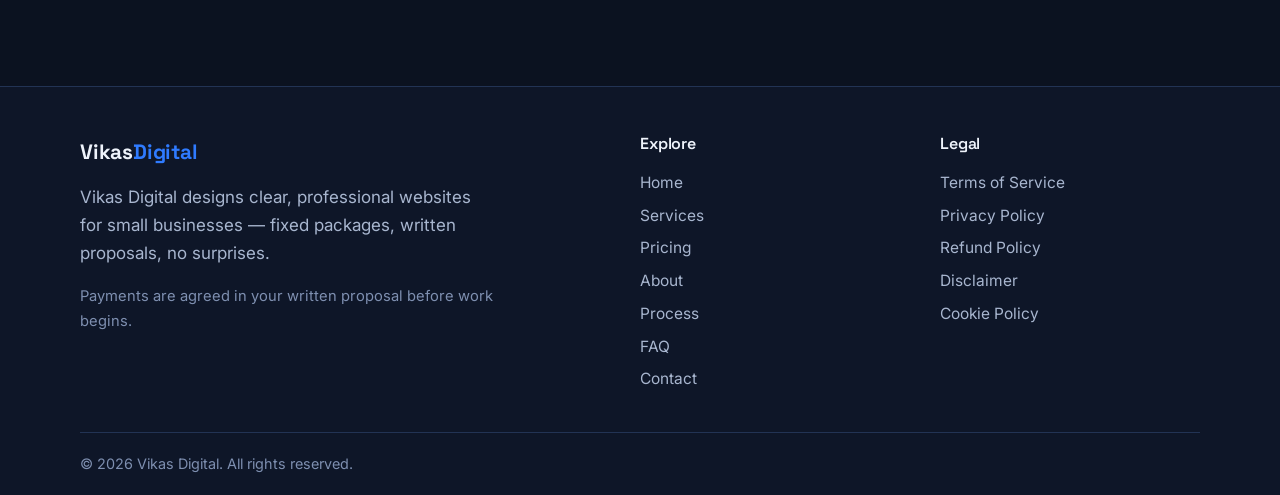
<file: refund-policy.html>
<!DOCTYPE html>
<html lang="en">
<head>
<meta charset="UTF-8">
<meta name="viewport" content="width=device-width, initial-scale=1.0">
<title>Refund Policy — Vikas Digital</title>
<meta name="description" content="How payments and refunds work for Vikas Digital website design engagements.">
<meta property="og:title" content="Refund Policy — Vikas Digital">
<meta property="og:description" content="How payments and refunds work for Vikas Digital website design engagements.">
<meta property="og:type" content="website">
<meta property="og:site_name" content="Vikas Digital">
<link rel="preconnect" href="https://fonts.googleapis.com">
<link rel="preconnect" href="https://fonts.gstatic.com" crossorigin>
<link href="https://fonts.googleapis.com/css2?family=Inter:wght@400;500;600&family=Space+Grotesk:wght@500;600;700&display=swap" rel="stylesheet">
<link rel="stylesheet" href="styles.css">
</head>
<body>
<a class="skip-link" href="#main">Skip to content</a>
<header class="site-header">
  <div class="container header-inner">
    <a class="logo" href="index.html" aria-label="Vikas Digital — home">Vikas<span>Digital</span></a>
    <nav class="site-nav" aria-label="Main navigation">
          <a href="index.html">Home</a>
          <a href="services.html">Services</a>
          <a href="pricing.html">Pricing</a>
          <a href="about.html">About</a>
          <a href="process.html">Process</a>
          <a href="faq.html">FAQ</a>
          <a href="contact.html">Contact</a>
    </nav>
    <a class="btn btn-primary btn-sm header-cta" href="contact.html">Start Your Enquiry</a>
  </div>
</header>
<main id="main">

<section class="page-hero">
  <div class="container narrow">
    <p class="eyebrow">Legal</p>
    <h1>Refund Policy</h1>
    <p class="draft-notice" role="note">Draft — pending final review.</p>
  </div>
</section>
<section class="section">
  <div class="container narrow prose legal">
      <h2>1. How payments work</h2>
        <p>Vikas Digital does not take payments through this website — there is no checkout on this site. Every engagement is agreed in a written proposal before work begins, and that proposal sets out the amounts payable, the payment methods and the payment schedule for the project (for example, whether payment is made in stages, and what each stage covers). <strong>Where anything in this policy differs from your written proposal, the written proposal prevails.</strong></p>
      <h2>2. General principles</h2>
        <p><strong>Work not started.</strong> If an engagement is cancelled before work on a stage described in the proposal has begun, amounts paid for that unstarted stage are treated as set out in the written proposal.</p>
        <p><strong>Work in progress or completed.</strong> Amounts paid for work that has been carried out are not refundable, because that work cannot be undone. What counts as carried out is judged against the stages and deliverables described in the written proposal.</p>
        <p><strong>Deposits.</strong> Where a proposal includes a deposit or booking payment, whether it is refundable, and in what circumstances, is as set out in the written proposal.</p>
      <h2>3. Add-ons</h2>
        <p>One-off add-ons (such as logo design, copywriting or extra pages) follow the same principle: they are agreed in writing before the work is done, and the treatment of any payment if the add-on is cancelled is as agreed at that time. The maintenance add-on is billed monthly; how cancellation of maintenance mid-month is treated is confirmed in writing when you sign up.</p>
      <h2>4. If something goes wrong</h2>
        <p>If you believe work delivered does not match what your written proposal describes, tell us through the <a href="contact.html">contact form</a>. Our first step is to put the work right within the scope of the proposal — including the revision rounds your package includes — rather than treat the matter as a refund question.</p>
      <h2>5. How to request a refund</h2>
        <p>Send your request through the contact form on this website, with your name, the proposal the payment relates to, and the reason for the request. Requests are assessed against this policy and the written proposal.</p>
      <h2>6. Changes to this policy</h2>
        <p>We may update this policy from time to time. Engagements already agreed under a written proposal are governed by that proposal's terms.</p>
  </div>
</section>

</main>
<footer class="site-footer">
  <div class="container footer-grid">
    <div class="footer-brand">
      <a class="logo" href="index.html">Vikas<span>Digital</span></a>
      <p>Vikas Digital designs clear, professional websites for small businesses — fixed packages, written proposals, no surprises.</p>
      <p class="footer-note">Payments are agreed in your written proposal before work begins.</p>
    </div>
    <nav class="footer-col" aria-label="Site navigation">
      <h3>Explore</h3>
          <a href="index.html">Home</a>
          <a href="services.html">Services</a>
          <a href="pricing.html">Pricing</a>
          <a href="about.html">About</a>
          <a href="process.html">Process</a>
          <a href="faq.html">FAQ</a>
          <a href="contact.html">Contact</a>
    </nav>
    <nav class="footer-col" aria-label="Legal">
      <h3>Legal</h3>
          <a href="terms.html">Terms of Service</a>
          <a href="privacy-policy.html">Privacy Policy</a>
          <a href="refund-policy.html">Refund Policy</a>
          <a href="disclaimer.html">Disclaimer</a>
          <a href="cookie-policy.html">Cookie Policy</a>
    </nav>
  </div>
  <div class="container footer-bottom">
    <p>© 2026 Vikas Digital. All rights reserved.</p>
  </div>
</footer>
<script src="script.js" defer></script>
</body>
</html>
</file>
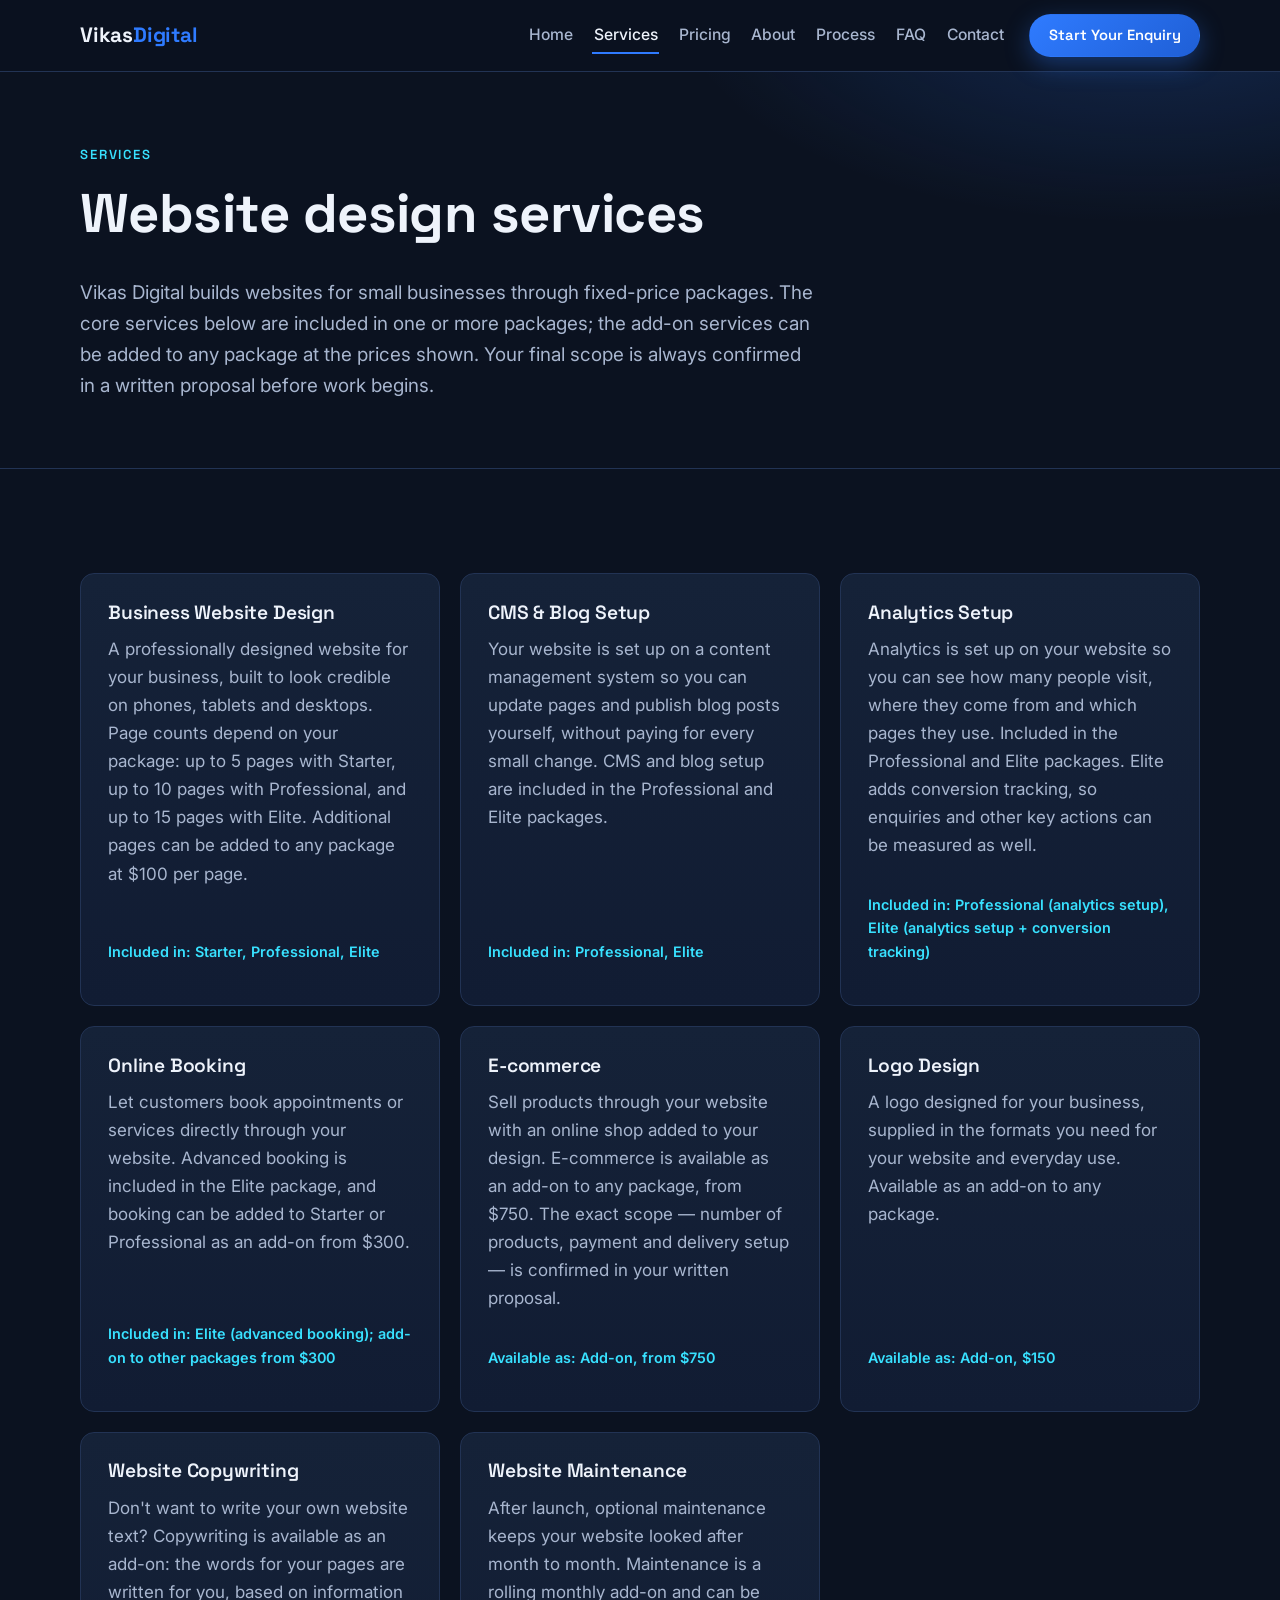
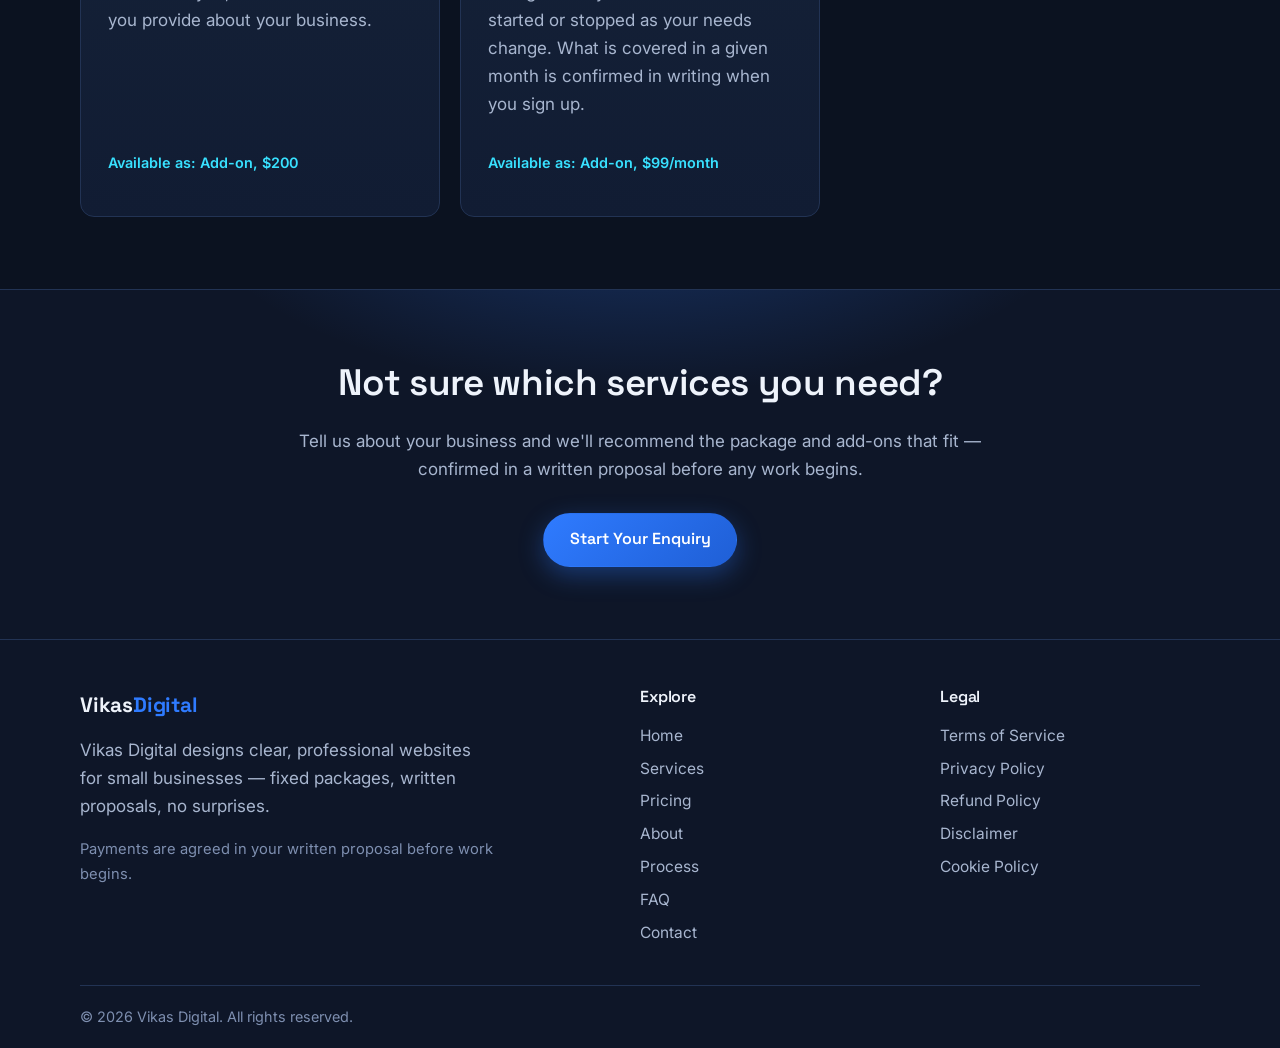
<file: services.html>
<!DOCTYPE html>
<html lang="en">
<head>
<meta charset="UTF-8">
<meta name="viewport" content="width=device-width, initial-scale=1.0">
<title>Services — Vikas Digital</title>
<meta name="description" content="Website design, CMS & blog setup, analytics, online booking, e-commerce, logo design, copywriting and maintenance — fixed packages and fixed-price add-ons from Vikas Digital.">
<meta property="og:title" content="Services — Vikas Digital">
<meta property="og:description" content="Website design, CMS & blog setup, analytics, online booking, e-commerce, logo design, copywriting and maintenance — fixed packages and fixed-price add-ons from Vikas Digital.">
<meta property="og:type" content="website">
<meta property="og:site_name" content="Vikas Digital">
<link rel="preconnect" href="https://fonts.googleapis.com">
<link rel="preconnect" href="https://fonts.gstatic.com" crossorigin>
<link href="https://fonts.googleapis.com/css2?family=Inter:wght@400;500;600&family=Space+Grotesk:wght@500;600;700&display=swap" rel="stylesheet">
<link rel="stylesheet" href="styles.css">
</head>
<body>
<a class="skip-link" href="#main">Skip to content</a>
<header class="site-header">
  <div class="container header-inner">
    <a class="logo" href="index.html" aria-label="Vikas Digital — home">Vikas<span>Digital</span></a>
    <nav class="site-nav" aria-label="Main navigation">
          <a href="index.html">Home</a>
          <a href="services.html" class="active" aria-current="page">Services</a>
          <a href="pricing.html">Pricing</a>
          <a href="about.html">About</a>
          <a href="process.html">Process</a>
          <a href="faq.html">FAQ</a>
          <a href="contact.html">Contact</a>
    </nav>
    <a class="btn btn-primary btn-sm header-cta" href="contact.html">Start Your Enquiry</a>
  </div>
</header>
<main id="main">

<section class="page-hero">
  <div class="container">
    <p class="eyebrow">Services</p>
    <h1>Website design services</h1>
    <p class="lead">Vikas Digital builds websites for small businesses through fixed-price packages. The core services below are included in one or more packages; the add-on services can be added to any package at the prices shown. Your final scope is always confirmed in a written proposal before work begins.</p>
  </div>
</section>
<section class="section">
  <div class="container">
    <div class="cards">
      <article class="card">
        <h3>Business Website Design</h3>
        <p>A professionally designed website for your business, built to look credible on phones, tablets and desktops. Page counts depend on your package: up to 5 pages with Starter, up to 10 pages with Professional, and up to 15 pages with Elite. Additional pages can be added to any package at $100 per page.</p>
        <p class="card-meta">Included in: Starter, Professional, Elite</p>
      </article>
      <article class="card">
        <h3>CMS &amp; Blog Setup</h3>
        <p>Your website is set up on a content management system so you can update pages and publish blog posts yourself, without paying for every small change. CMS and blog setup are included in the Professional and Elite packages.</p>
        <p class="card-meta">Included in: Professional, Elite</p>
      </article>
      <article class="card">
        <h3>Analytics Setup</h3>
        <p>Analytics is set up on your website so you can see how many people visit, where they come from and which pages they use. Included in the Professional and Elite packages. Elite adds conversion tracking, so enquiries and other key actions can be measured as well.</p>
        <p class="card-meta">Included in: Professional (analytics setup), Elite (analytics setup + conversion tracking)</p>
      </article>
      <article class="card">
        <h3>Online Booking</h3>
        <p>Let customers book appointments or services directly through your website. Advanced booking is included in the Elite package, and booking can be added to Starter or Professional as an add-on from $300.</p>
        <p class="card-meta">Included in: Elite (advanced booking); add-on to other packages from $300</p>
      </article>
      <article class="card">
        <h3>E-commerce</h3>
        <p>Sell products through your website with an online shop added to your design. E-commerce is available as an add-on to any package, from $750. The exact scope — number of products, payment and delivery setup — is confirmed in your written proposal.</p>
        <p class="card-meta">Available as: Add-on, from $750</p>
      </article>
      <article class="card">
        <h3>Logo Design</h3>
        <p>A logo designed for your business, supplied in the formats you need for your website and everyday use. Available as an add-on to any package.</p>
        <p class="card-meta">Available as: Add-on, $150</p>
      </article>
      <article class="card">
        <h3>Website Copywriting</h3>
        <p>Don't want to write your own website text? Copywriting is available as an add-on: the words for your pages are written for you, based on information you provide about your business.</p>
        <p class="card-meta">Available as: Add-on, $200</p>
      </article>
      <article class="card">
        <h3>Website Maintenance</h3>
        <p>After launch, optional maintenance keeps your website looked after month to month. Maintenance is a rolling monthly add-on and can be started or stopped as your needs change. What is covered in a given month is confirmed in writing when you sign up.</p>
        <p class="card-meta">Available as: Add-on, $99/month</p>
      </article>
    </div>
  </div>
</section>
<section class="cta-band">
  <div class="container narrow center">
    <h2>Not sure which services you need?</h2>
    <p>Tell us about your business and we'll recommend the package and add-ons that fit — confirmed in a written proposal before any work begins.</p>
    <a class="btn btn-primary" href="contact.html">Start Your Enquiry</a>
  </div>
</section>

</main>
<footer class="site-footer">
  <div class="container footer-grid">
    <div class="footer-brand">
      <a class="logo" href="index.html">Vikas<span>Digital</span></a>
      <p>Vikas Digital designs clear, professional websites for small businesses — fixed packages, written proposals, no surprises.</p>
      <p class="footer-note">Payments are agreed in your written proposal before work begins.</p>
    </div>
    <nav class="footer-col" aria-label="Site navigation">
      <h3>Explore</h3>
          <a href="index.html">Home</a>
          <a href="services.html">Services</a>
          <a href="pricing.html">Pricing</a>
          <a href="about.html">About</a>
          <a href="process.html">Process</a>
          <a href="faq.html">FAQ</a>
          <a href="contact.html">Contact</a>
    </nav>
    <nav class="footer-col" aria-label="Legal">
      <h3>Legal</h3>
          <a href="terms.html">Terms of Service</a>
          <a href="privacy-policy.html">Privacy Policy</a>
          <a href="refund-policy.html">Refund Policy</a>
          <a href="disclaimer.html">Disclaimer</a>
          <a href="cookie-policy.html">Cookie Policy</a>
    </nav>
  </div>
  <div class="container footer-bottom">
    <p>© 2026 Vikas Digital. All rights reserved.</p>
  </div>
</footer>
<script src="script.js" defer></script>
</body>
</html>
</file>
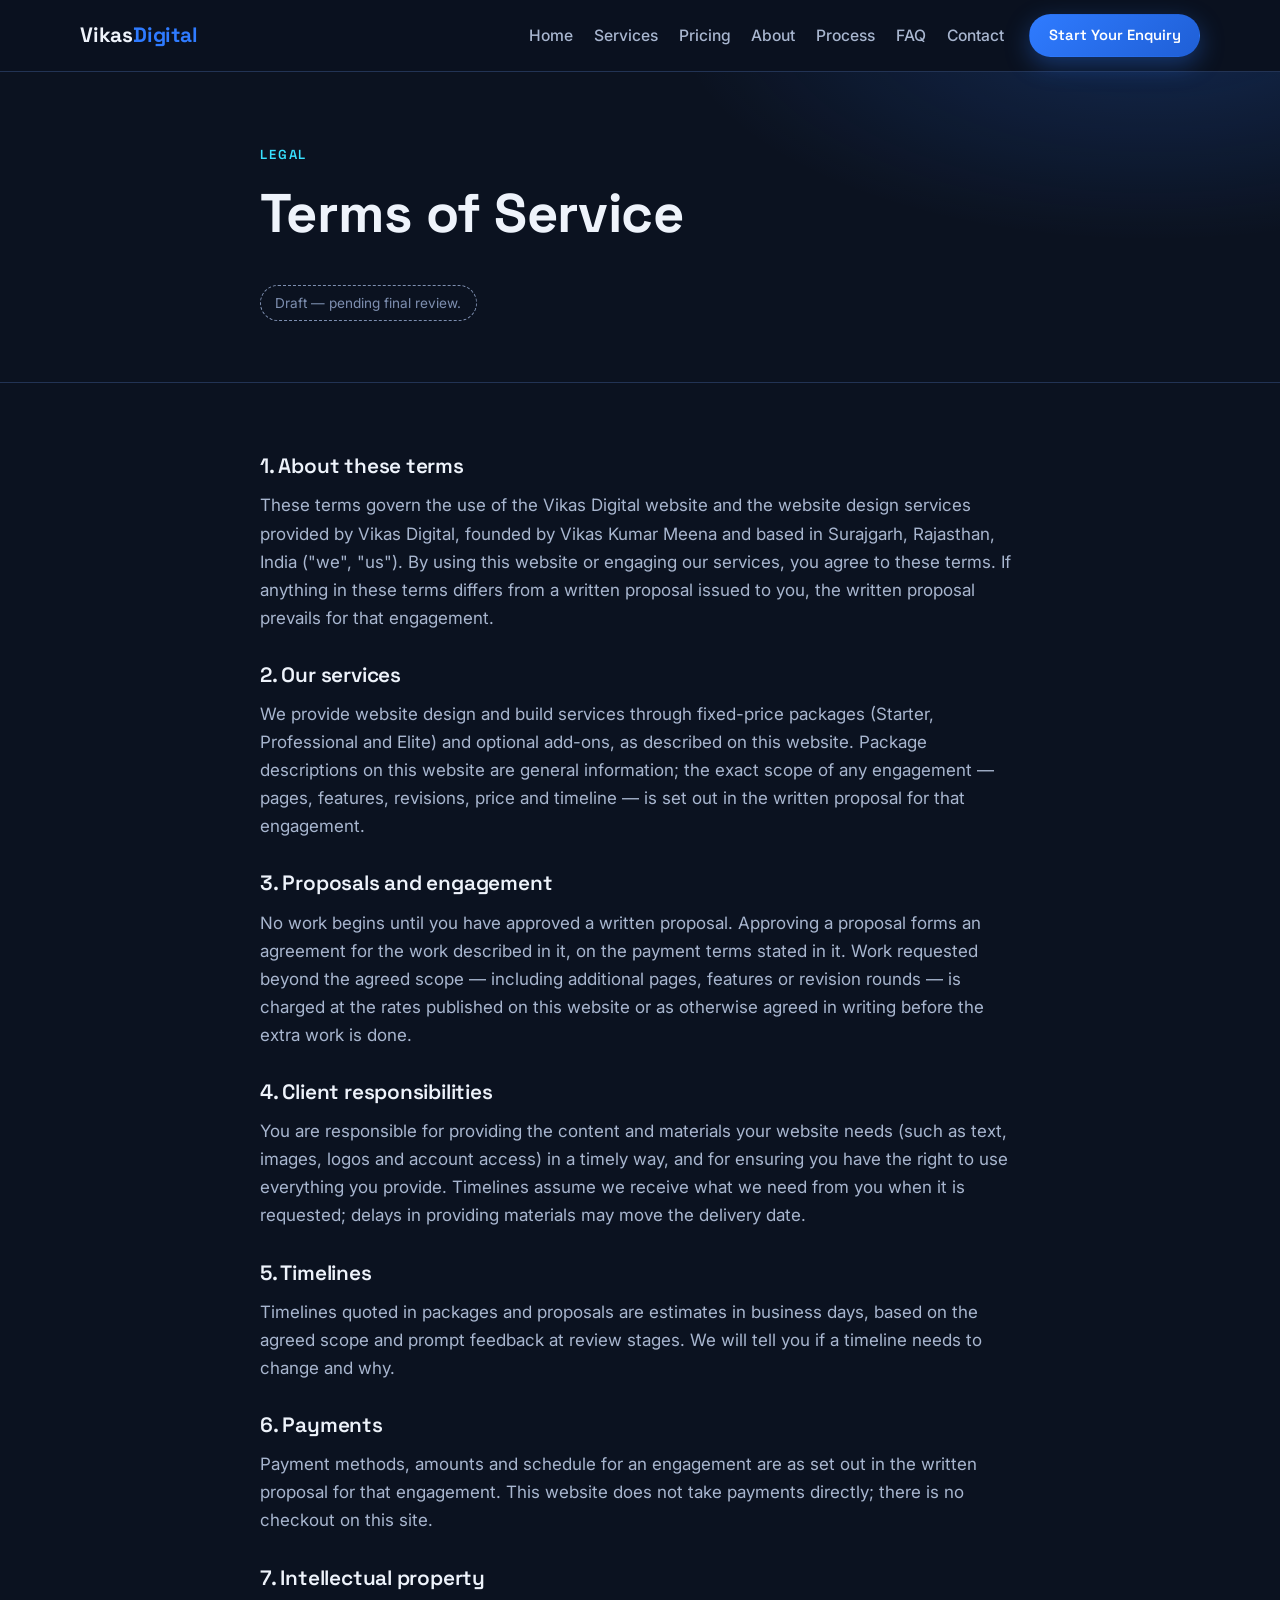
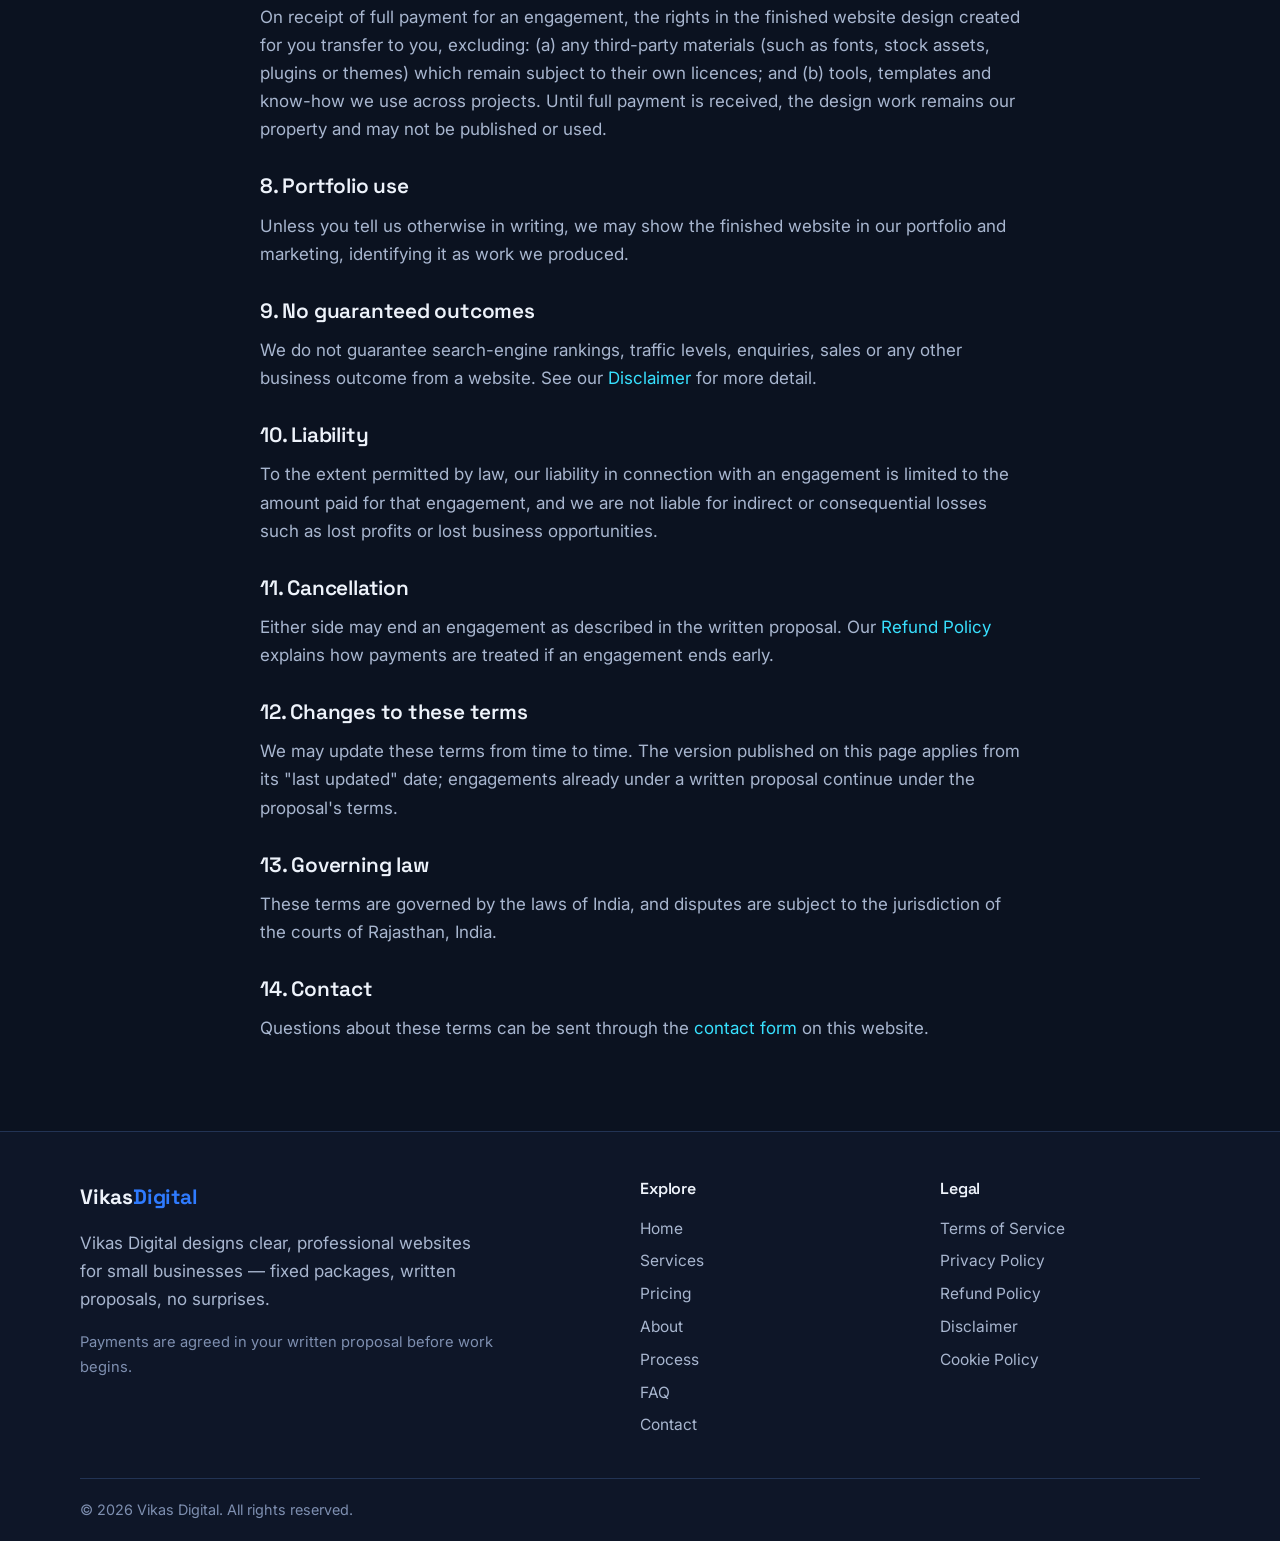
<file: terms.html>
<!DOCTYPE html>
<html lang="en">
<head>
<meta charset="UTF-8">
<meta name="viewport" content="width=device-width, initial-scale=1.0">
<title>Terms of Service — Vikas Digital</title>
<meta name="description" content="The terms that govern use of the Vikas Digital website and our website design services.">
<meta property="og:title" content="Terms of Service — Vikas Digital">
<meta property="og:description" content="The terms that govern use of the Vikas Digital website and our website design services.">
<meta property="og:type" content="website">
<meta property="og:site_name" content="Vikas Digital">
<link rel="preconnect" href="https://fonts.googleapis.com">
<link rel="preconnect" href="https://fonts.gstatic.com" crossorigin>
<link href="https://fonts.googleapis.com/css2?family=Inter:wght@400;500;600&family=Space+Grotesk:wght@500;600;700&display=swap" rel="stylesheet">
<link rel="stylesheet" href="styles.css">
</head>
<body>
<a class="skip-link" href="#main">Skip to content</a>
<header class="site-header">
  <div class="container header-inner">
    <a class="logo" href="index.html" aria-label="Vikas Digital — home">Vikas<span>Digital</span></a>
    <nav class="site-nav" aria-label="Main navigation">
          <a href="index.html">Home</a>
          <a href="services.html">Services</a>
          <a href="pricing.html">Pricing</a>
          <a href="about.html">About</a>
          <a href="process.html">Process</a>
          <a href="faq.html">FAQ</a>
          <a href="contact.html">Contact</a>
    </nav>
    <a class="btn btn-primary btn-sm header-cta" href="contact.html">Start Your Enquiry</a>
  </div>
</header>
<main id="main">

<section class="page-hero">
  <div class="container narrow">
    <p class="eyebrow">Legal</p>
    <h1>Terms of Service</h1>
    <p class="draft-notice" role="note">Draft — pending final review.</p>
  </div>
</section>
<section class="section">
  <div class="container narrow prose legal">
      <h2>1. About these terms</h2>
        <p>These terms govern the use of the Vikas Digital website and the website design services provided by Vikas Digital, founded by Vikas Kumar Meena and based in Surajgarh, Rajasthan, India ("we", "us"). By using this website or engaging our services, you agree to these terms. If anything in these terms differs from a written proposal issued to you, the written proposal prevails for that engagement.</p>
      <h2>2. Our services</h2>
        <p>We provide website design and build services through fixed-price packages (Starter, Professional and Elite) and optional add-ons, as described on this website. Package descriptions on this website are general information; the exact scope of any engagement — pages, features, revisions, price and timeline — is set out in the written proposal for that engagement.</p>
      <h2>3. Proposals and engagement</h2>
        <p>No work begins until you have approved a written proposal. Approving a proposal forms an agreement for the work described in it, on the payment terms stated in it. Work requested beyond the agreed scope — including additional pages, features or revision rounds — is charged at the rates published on this website or as otherwise agreed in writing before the extra work is done.</p>
      <h2>4. Client responsibilities</h2>
        <p>You are responsible for providing the content and materials your website needs (such as text, images, logos and account access) in a timely way, and for ensuring you have the right to use everything you provide. Timelines assume we receive what we need from you when it is requested; delays in providing materials may move the delivery date.</p>
      <h2>5. Timelines</h2>
        <p>Timelines quoted in packages and proposals are estimates in business days, based on the agreed scope and prompt feedback at review stages. We will tell you if a timeline needs to change and why.</p>
      <h2>6. Payments</h2>
        <p>Payment methods, amounts and schedule for an engagement are as set out in the written proposal for that engagement. This website does not take payments directly; there is no checkout on this site.</p>
      <h2>7. Intellectual property</h2>
        <p>On receipt of full payment for an engagement, the rights in the finished website design created for you transfer to you, excluding: (a) any third-party materials (such as fonts, stock assets, plugins or themes) which remain subject to their own licences; and (b) tools, templates and know-how we use across projects. Until full payment is received, the design work remains our property and may not be published or used.</p>
      <h2>8. Portfolio use</h2>
        <p>Unless you tell us otherwise in writing, we may show the finished website in our portfolio and marketing, identifying it as work we produced.</p>
      <h2>9. No guaranteed outcomes</h2>
        <p>We do not guarantee search-engine rankings, traffic levels, enquiries, sales or any other business outcome from a website. See our <a href="disclaimer.html">Disclaimer</a> for more detail.</p>
      <h2>10. Liability</h2>
        <p>To the extent permitted by law, our liability in connection with an engagement is limited to the amount paid for that engagement, and we are not liable for indirect or consequential losses such as lost profits or lost business opportunities.</p>
      <h2>11. Cancellation</h2>
        <p>Either side may end an engagement as described in the written proposal. Our <a href="refund-policy.html">Refund Policy</a> explains how payments are treated if an engagement ends early.</p>
      <h2>12. Changes to these terms</h2>
        <p>We may update these terms from time to time. The version published on this page applies from its "last updated" date; engagements already under a written proposal continue under the proposal's terms.</p>
      <h2>13. Governing law</h2>
        <p>These terms are governed by the laws of India, and disputes are subject to the jurisdiction of the courts of Rajasthan, India.</p>
      <h2>14. Contact</h2>
        <p>Questions about these terms can be sent through the <a href="contact.html">contact form</a> on this website.</p>
  </div>
</section>

</main>
<footer class="site-footer">
  <div class="container footer-grid">
    <div class="footer-brand">
      <a class="logo" href="index.html">Vikas<span>Digital</span></a>
      <p>Vikas Digital designs clear, professional websites for small businesses — fixed packages, written proposals, no surprises.</p>
      <p class="footer-note">Payments are agreed in your written proposal before work begins.</p>
    </div>
    <nav class="footer-col" aria-label="Site navigation">
      <h3>Explore</h3>
          <a href="index.html">Home</a>
          <a href="services.html">Services</a>
          <a href="pricing.html">Pricing</a>
          <a href="about.html">About</a>
          <a href="process.html">Process</a>
          <a href="faq.html">FAQ</a>
          <a href="contact.html">Contact</a>
    </nav>
    <nav class="footer-col" aria-label="Legal">
      <h3>Legal</h3>
          <a href="terms.html">Terms of Service</a>
          <a href="privacy-policy.html">Privacy Policy</a>
          <a href="refund-policy.html">Refund Policy</a>
          <a href="disclaimer.html">Disclaimer</a>
          <a href="cookie-policy.html">Cookie Policy</a>
    </nav>
  </div>
  <div class="container footer-bottom">
    <p>© 2026 Vikas Digital. All rights reserved.</p>
  </div>
</footer>
<script src="script.js" defer></script>
</body>
</html>
</file>
<file: styles.css>
/* Vikas Digital — static fallback site */
:root {
  --bg: #0b1220;
  --bg-alt: #0e1628;
  --surface: #111c33;
  --surface-2: #152238;
  --border: #223354;
  --ink: #eef3fb;
  --muted: #a8b6cf;
  --faint: #7e8fb0;
  --accent: #2f7bff;
  --accent-2: #38e1ff;
  --accent-ink: #ffffff;
  --radius: 14px;
  --font-display: "Space Grotesk", "Inter", system-ui, sans-serif;
  --font-body: "Inter", system-ui, -apple-system, "Segoe UI", sans-serif;
}

* { box-sizing: border-box; }

html { scroll-behavior: smooth; }

body {
  margin: 0;
  background: var(--bg);
  color: var(--ink);
  font-family: var(--font-body);
  font-size: 17px;
  line-height: 1.65;
  -webkit-font-smoothing: antialiased;
}

h1, h2, h3 {
  font-family: var(--font-display);
  line-height: 1.15;
  letter-spacing: -0.01em;
  margin: 0 0 0.6em;
}
h1 { font-size: clamp(2.1rem, 5.2vw, 3.4rem); font-weight: 700; }
h2 { font-size: clamp(1.6rem, 3.6vw, 2.3rem); font-weight: 600; }
h3 { font-size: 1.2rem; font-weight: 600; }

p { margin: 0 0 1em; }
a { color: var(--accent-2); text-decoration: none; }
a:hover { text-decoration: underline; }

:focus-visible {
  outline: 3px solid var(--accent-2);
  outline-offset: 3px;
  border-radius: 4px;
}

.container {
  width: min(1120px, 100% - 2.5rem);
  margin-inline: auto;
}
.container.narrow { width: min(760px, 100% - 2.5rem); }
.center { text-align: center; }

.skip-link {
  position: absolute;
  left: -9999px;
  top: 0;
  background: var(--accent);
  color: #fff;
  padding: 0.6rem 1rem;
  z-index: 100;
}
.skip-link:focus { left: 0.5rem; top: 0.5rem; }

/* Header */
.site-header {
  position: sticky;
  top: 0;
  z-index: 50;
  background: rgba(11, 18, 32, 0.92);
  backdrop-filter: blur(10px);
  border-bottom: 1px solid var(--border);
}
.header-inner {
  display: flex;
  align-items: center;
  flex-wrap: wrap;
  gap: 0.75rem 1.5rem;
  padding-block: 0.85rem;
}
.logo {
  font-family: var(--font-display);
  font-size: 1.3rem;
  font-weight: 700;
  color: var(--ink);
  letter-spacing: -0.01em;
}
.logo span { color: var(--accent); }
.logo:hover { text-decoration: none; }
.site-nav {
  display: flex;
  flex-wrap: wrap;
  gap: 0.35rem 1.1rem;
  margin-left: auto;
}
.site-nav a {
  color: var(--muted);
  font-size: 0.98rem;
  font-weight: 500;
  padding: 0.3rem 0.1rem;
}
.site-nav a:hover { color: var(--ink); text-decoration: none; }
.site-nav a.active { color: var(--ink); border-bottom: 2px solid var(--accent); }

/* Buttons */
.btn {
  display: inline-block;
  font-family: var(--font-display);
  font-weight: 600;
  font-size: 1rem;
  padding: 0.8rem 1.6rem;
  border-radius: 999px;
  border: 1px solid transparent;
  cursor: pointer;
  transition: transform 0.15s ease, background 0.15s ease, border-color 0.15s ease;
}
.btn:hover { text-decoration: none; transform: translateY(-1px); }
.btn-primary {
  background: linear-gradient(135deg, var(--accent), #1f5fd6);
  color: var(--accent-ink);
  box-shadow: 0 8px 24px rgba(47, 123, 255, 0.35);
}
.btn-primary:hover { background: linear-gradient(135deg, #4a8dff, var(--accent)); }
.btn-ghost {
  background: transparent;
  color: var(--ink);
  border-color: var(--border);
}
.btn-ghost:hover { border-color: var(--accent); }
.btn-sm { padding: 0.55rem 1.15rem; font-size: 0.92rem; }

/* Hero */
.hero {
  position: relative;
  overflow: hidden;
  padding: clamp(4rem, 10vw, 7rem) 0 clamp(3.5rem, 8vw, 5.5rem);
  background:
    radial-gradient(60rem 30rem at 85% -10%, rgba(47, 123, 255, 0.28), transparent 60%),
    radial-gradient(40rem 22rem at -10% 30%, rgba(56, 225, 255, 0.12), transparent 60%),
    var(--bg);
}
.hero-inner { max-width: 820px; }
.page-hero {
  padding: clamp(3rem, 7vw, 4.5rem) 0 clamp(2rem, 5vw, 3rem);
  background:
    radial-gradient(50rem 24rem at 90% -20%, rgba(47, 123, 255, 0.22), transparent 60%),
    var(--bg);
  border-bottom: 1px solid var(--border);
}
.eyebrow {
  font-family: var(--font-display);
  text-transform: uppercase;
  letter-spacing: 0.14em;
  font-size: 0.82rem;
  font-weight: 600;
  color: var(--accent-2);
  margin-bottom: 1rem;
}
.lead { font-size: 1.18rem; color: var(--muted); max-width: 46rem; }
.hero-actions { display: flex; flex-wrap: wrap; gap: 0.9rem; margin-top: 2rem; }
.center-actions { justify-content: center; }

/* Services strip */
.strip {
  border-block: 1px solid var(--border);
  background: var(--bg-alt);
}
.strip-inner {
  display: flex;
  flex-wrap: wrap;
  gap: 0.6rem 2rem;
  justify-content: center;
  padding-block: 1rem;
  font-family: var(--font-display);
  font-size: 0.95rem;
  color: var(--faint);
}

/* Sections */
.section { padding: clamp(3rem, 7vw, 4.5rem) 0; }
.section-alt { background: var(--bg-alt); border-block: 1px solid var(--border); }
.section-intro { color: var(--muted); max-width: 46rem; }
.section-link { margin-top: 1.8rem; font-weight: 600; }

/* Cards */
.cards {
  display: grid;
  grid-template-columns: repeat(auto-fit, minmax(min(300px, 100%), 1fr));
  gap: 1.25rem;
  margin-top: 2rem;
}
.card {
  background: linear-gradient(180deg, var(--surface-2), var(--surface));
  border: 1px solid var(--border);
  border-radius: var(--radius);
  padding: 1.7rem;
  display: flex;
  flex-direction: column;
}
.card p { color: var(--muted); }
.card-meta {
  margin-top: auto;
  padding-top: 1rem;
  font-size: 0.9rem;
  font-weight: 600;
  color: var(--accent-2) !important;
}

/* Pricing */
.price-card { position: relative; }
.price-card .price {
  font-family: var(--font-display);
  font-size: 2.4rem;
  font-weight: 700;
  color: var(--ink);
  margin-bottom: 0.4rem;
}
.price-card ul { list-style: none; margin: 0 0 1.6rem; padding: 0; color: var(--muted); }
.price-card li { padding: 0.35rem 0 0.35rem 1.5rem; position: relative; }
.price-card li::before {
  content: "";
  position: absolute;
  left: 0;
  top: 0.72em;
  width: 0.55rem;
  height: 0.55rem;
  border-radius: 50%;
  background: var(--accent);
}
.price-card .btn { margin-top: auto; text-align: center; }
.price-card.featured {
  border-color: var(--accent);
  box-shadow: 0 18px 44px rgba(47, 123, 255, 0.22);
}
.badge {
  position: absolute;
  top: -0.85rem;
  right: 1.4rem;
  background: var(--accent);
  color: #fff !important;
  font-size: 0.78rem;
  font-weight: 600;
  letter-spacing: 0.06em;
  text-transform: uppercase;
  padding: 0.3rem 0.8rem;
  border-radius: 999px;
  margin: 0;
}

/* Steps */
.steps { list-style: none; counter-reset: step; margin: 2rem 0 0; padding: 0; }
.steps > li {
  counter-increment: step;
  position: relative;
  padding: 0 0 1.6rem 3.6rem;
  color: var(--muted);
}
.steps > li::before {
  content: counter(step);
  position: absolute;
  left: 0;
  top: -0.15rem;
  width: 2.4rem;
  height: 2.4rem;
  border-radius: 50%;
  background: var(--surface-2);
  border: 1px solid var(--accent);
  color: var(--accent-2);
  font-family: var(--font-display);
  font-weight: 700;
  display: grid;
  place-items: center;
}
.steps > li strong {
  display: block;
  font-family: var(--font-display);
  font-size: 1.08rem;
  color: var(--ink);
  margin-bottom: 0.25rem;
}
.steps-full > li { padding-bottom: 2.2rem; }
.step-body h3 { margin-bottom: 0.4rem; }
.step-body p, .step-body ul { color: var(--muted); }
.step-body ul { margin: 0.4rem 0 0.8rem; padding-left: 1.2rem; }

/* FAQ */
.faq-list { margin-top: 1.5rem; border-top: 1px solid var(--border); }
.faq-item { border-bottom: 1px solid var(--border); }
.faq-item h3 { margin: 0; }
.faq-q {
  width: 100%;
  display: flex;
  justify-content: space-between;
  align-items: center;
  gap: 1rem;
  background: none;
  border: 0;
  color: var(--ink);
  font: inherit;
  font-family: var(--font-display);
  font-size: 1.08rem;
  font-weight: 600;
  text-align: left;
  padding: 1.15rem 0.25rem;
  cursor: pointer;
}
.faq-icon { color: var(--accent-2); font-size: 1.4rem; line-height: 1; transition: transform 0.2s ease; }
.faq-q[aria-expanded="true"] .faq-icon { transform: rotate(45deg); }
.faq-a { padding: 0 0.25rem 1.3rem; color: var(--muted); }
.faq-a p { margin: 0; }

/* CTA band */
.cta-band {
  padding: clamp(3rem, 7vw, 4.5rem) 0;
  background:
    radial-gradient(44rem 20rem at 50% -30%, rgba(47, 123, 255, 0.3), transparent 65%),
    var(--bg-alt);
  border-top: 1px solid var(--border);
}
.cta-band p { color: var(--muted); }
.cta-band .btn { margin-top: 0.8rem; }

/* Prose */
.prose h2 { margin-top: 2.2rem; }
.prose h2:first-child { margin-top: 0; }
.prose p, .prose li { color: var(--muted); }
.prose strong { color: var(--ink); }
.prose ul { padding-left: 1.3rem; }
.legal h2 { font-size: 1.3rem; margin-top: 2rem; }
.draft-notice {
  display: inline-block;
  margin-top: 0.5rem;
  padding: 0.35rem 0.9rem;
  border: 1px dashed var(--faint);
  border-radius: 999px;
  color: var(--faint);
  font-size: 0.85rem;
}

/* Add-ons table */
table.addons { width: 100%; border-collapse: collapse; margin-top: 1.5rem; }
table.addons th, table.addons td {
  text-align: left;
  padding: 0.8rem 1rem;
  border-bottom: 1px solid var(--border);
}
table.addons th { font-family: var(--font-display); color: var(--ink); }
table.addons td { color: var(--muted); }
table.addons td:last-child { color: var(--ink); font-weight: 600; white-space: nowrap; }

/* Contact */
.contact-grid {
  display: grid;
  grid-template-columns: 1fr 1fr;
  gap: 3rem;
  align-items: start;
}
.contact-form {
  background: linear-gradient(180deg, var(--surface-2), var(--surface));
  border: 1px solid var(--border);
  border-radius: var(--radius);
  padding: 1.8rem;
}
.field { margin-bottom: 1.2rem; }
.field label { display: block; font-weight: 600; margin-bottom: 0.4rem; font-size: 0.95rem; }
.field input, .field select, .field textarea {
  width: 100%;
  background: var(--bg);
  border: 1px solid var(--border);
  border-radius: 10px;
  color: var(--ink);
  font: inherit;
  font-size: 1rem;
  padding: 0.7rem 0.9rem;
}
.field input:focus, .field select:focus, .field textarea:focus {
  border-color: var(--accent);
  outline: 3px solid rgba(56, 225, 255, 0.35);
  outline-offset: 1px;
}
.form-note { color: var(--accent-2); margin-top: 1rem; font-weight: 500; }

/* Footer */
.site-footer {
  border-top: 1px solid var(--border);
  background: var(--bg-alt);
  padding: 3rem 0 0;
}
.footer-grid {
  display: grid;
  grid-template-columns: 2fr 1fr 1fr;
  gap: 2.5rem;
  padding-bottom: 2.5rem;
}
.footer-brand p { color: var(--muted); max-width: 26rem; margin-top: 0.9rem; }
.footer-note { color: var(--faint) !important; font-size: 0.92rem; }
.footer-col { display: flex; flex-direction: column; gap: 0.45rem; }
.footer-col h3 { font-size: 1rem; margin-bottom: 0.6rem; }
.footer-col a { color: var(--muted); font-size: 0.97rem; }
.footer-col a:hover { color: var(--ink); }
.footer-bottom {
  border-top: 1px solid var(--border);
  padding-block: 1.2rem;
  color: var(--faint);
  font-size: 0.9rem;
}
.footer-bottom p { margin: 0; }

/* Responsive */
@media (max-width: 760px) {
  .contact-grid { grid-template-columns: 1fr; gap: 2rem; }
  .footer-grid { grid-template-columns: 1fr; gap: 1.8rem; }
  .header-cta { display: none; }
  .site-nav { margin-left: 0; }
}
@media (prefers-reduced-motion: reduce) {
  html { scroll-behavior: auto; }
  .btn, .faq-icon { transition: none; }
}
</file>
